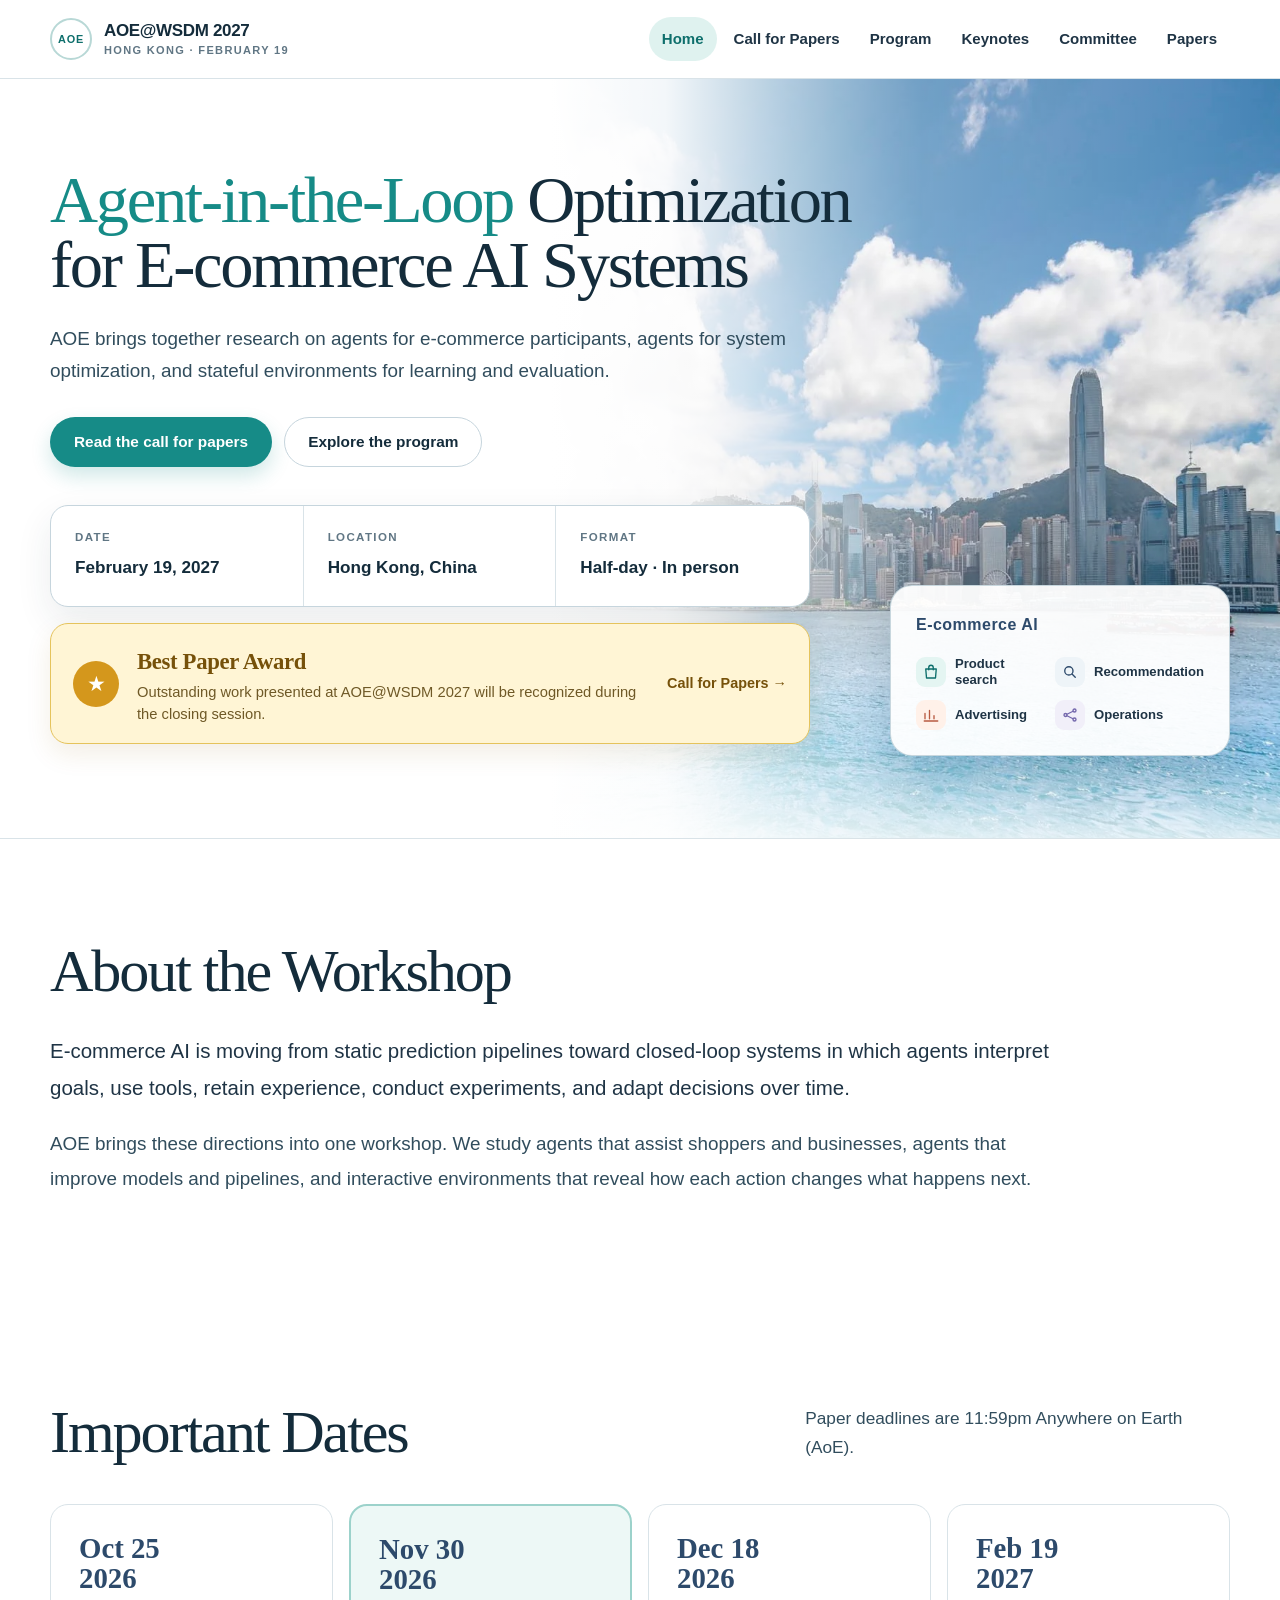
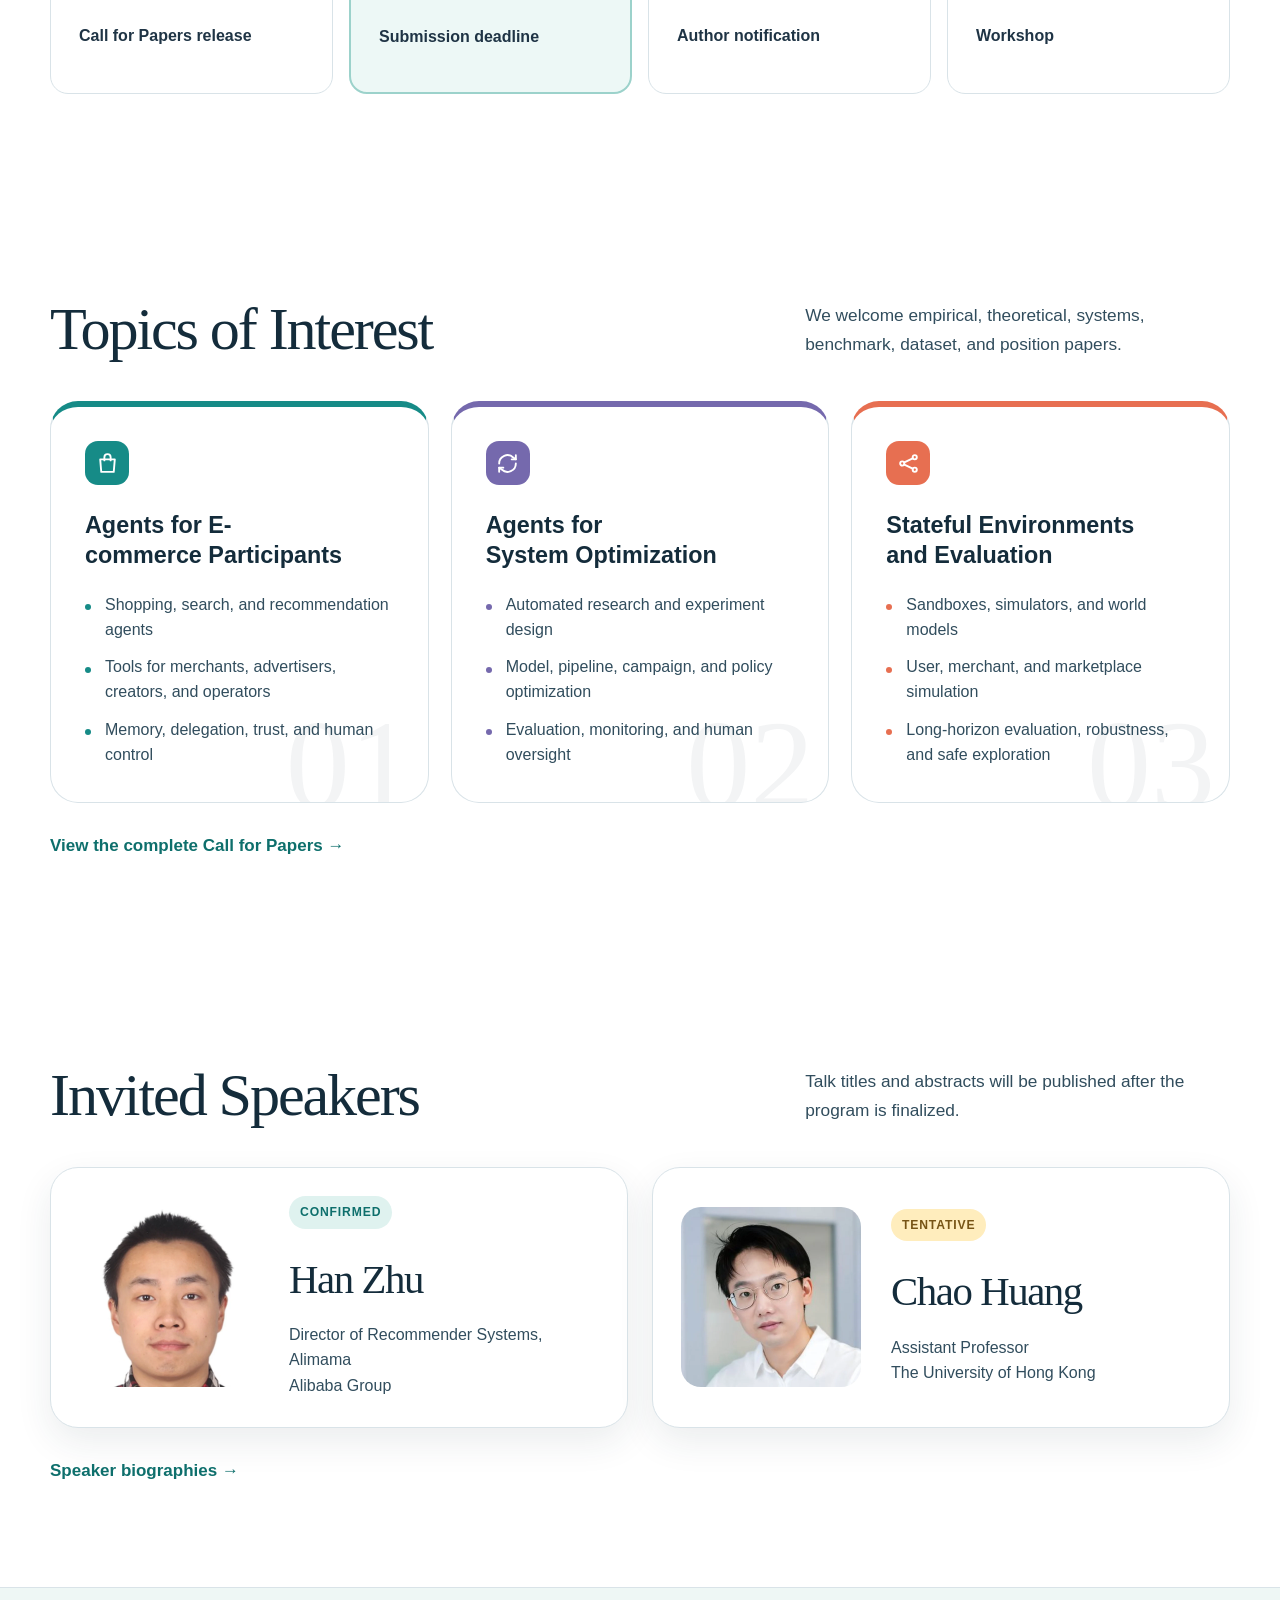
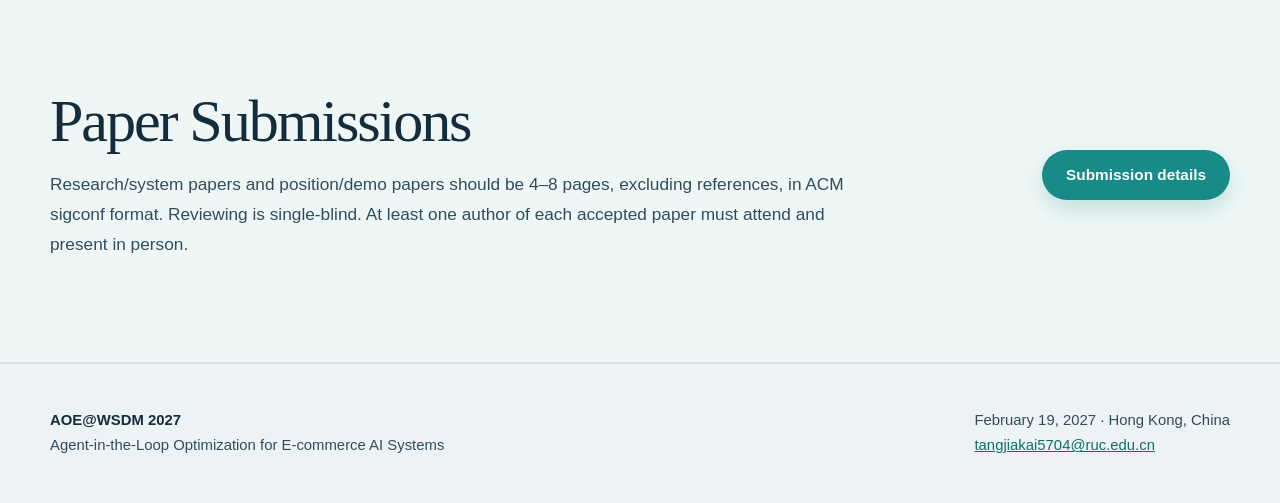
<file: index.html>
<!doctype html>
<html lang="en">
<head>
  <meta charset="utf-8">
  <meta name="viewport" content="width=device-width, initial-scale=1">
  <meta name="description" content="AOE@WSDM 2027 — Workshop on Agent-in-the-Loop Optimization for E-commerce AI Systems, February 19, 2027 in Hong Kong.">
  <title>AOE@WSDM 2027</title>
  <link rel="icon" type="image/svg+xml" href="data:image/svg+xml,%3Csvg xmlns='http://www.w3.org/2000/svg' viewBox='0 0 64 64'%3E%3Crect width='64' height='64' rx='20' fill='%23dff4eb'/%3E%3Ccircle cx='32' cy='32' r='21' fill='none' stroke='%23248675' stroke-width='3'/%3E%3Ccircle cx='32' cy='32' r='12' fill='none' stroke='%234e91bd' stroke-width='3'/%3E%3Ccircle cx='32' cy='32' r='4' fill='%23dd7d58'/%3E%3C/svg%3E">
  <link rel="stylesheet" href="assets/style.css">
</head>
<body>
  <a class="skip-link" href="#main">Skip to content</a>
  <header class="site-header">
    <div class="container header-inner">
      <a class="brand" href="index.html" aria-label="AOE at WSDM 2027 home">
        <span class="brand-mark">AOE</span>
        <span class="brand-copy">AOE@WSDM 2027<small>Hong Kong · February 19</small></span>
      </a>
      <button class="menu-toggle" type="button" aria-expanded="false" aria-controls="site-nav">Menu</button>
      <nav class="site-nav" id="site-nav" aria-label="Primary navigation">
        <a href="index.html" aria-current="page">Home</a>
        <a href="cfp.html">Call for Papers</a>
        <a href="program.html">Program</a>
        <a href="keynotes.html">Keynotes</a>
        <a href="committee.html">Committee</a>
        <a href="papers.html">Papers</a>
      </nav>
    </div>
  </header>

  <main id="main">
    <section class="hero">
      <div class="container">
        <div class="hero-grid">
          <div class="hero-copy" data-reveal>
            <h1><span class="hero-title-main"><em>Agent-in-the-Loop</em> Optimization</span><span class="hero-title-sub">for E-commerce AI Systems</span></h1>
            <p class="hero-summary">AOE brings together research on agents for e-commerce participants, agents for system optimization, and stateful environments for learning and evaluation.</p>
            <div class="hero-actions">
              <a class="button button-primary" href="cfp.html">Read the call for papers</a>
              <a class="button button-secondary" href="program.html">Explore the program</a>
            </div>
          </div>
        </div>
        <div class="hero-meta" data-reveal>
          <div class="meta-item"><span>Date</span><strong>February 19, 2027</strong></div>
          <div class="meta-item"><span>Location</span><strong>Hong Kong, China</strong></div>
          <div class="meta-item"><span>Format</span><strong>Half-day · In person</strong></div>
        </div>
        <div class="award-banner" data-reveal>
          <div class="award-symbol" aria-hidden="true">★</div>
          <div class="award-copy"><strong>Best Paper Award</strong><span>Outstanding work presented at AOE@WSDM 2027 will be recognized during the closing session.</span></div>
          <a href="cfp.html">Call for Papers →</a>
        </div>
        <aside class="commerce-panel" aria-label="E-commerce AI topics" data-reveal>
          <strong>E-commerce AI</strong>
          <div class="commerce-grid">
            <span><svg viewBox="0 0 24 24" aria-hidden="true"><path d="M5 8h14l-1 12H6L5 8Z"/><path d="M9 9V6a3 3 0 0 1 6 0v3"/></svg>Product search</span>
            <span><svg viewBox="0 0 24 24" aria-hidden="true"><circle cx="10.5" cy="10.5" r="5.5"/><path d="m15 15 4 4"/></svg>Recommendation</span>
            <span><svg viewBox="0 0 24 24" aria-hidden="true"><path d="M4 17V10M10 17V6M16 17v-4M3 20h18"/></svg>Advertising</span>
            <span><svg viewBox="0 0 24 24" aria-hidden="true"><circle cx="6" cy="12" r="2"/><circle cx="18" cy="6" r="2"/><circle cx="18" cy="18" r="2"/><path d="m8 11 8-4M8 13l8 4"/></svg>Operations</span>
          </div>
        </aside>

      </div>
    </section>

    <section class="section section-white" id="about">
      <div class="container content-section">
        <div class="section-head" data-reveal>
          <div><h2>About the Workshop</h2></div>
        </div>
        <div class="about-copy" data-reveal>
          <p>E-commerce AI is moving from static prediction pipelines toward closed-loop systems in which agents interpret goals, use tools, retain experience, conduct experiments, and adapt decisions over time.</p>
          <p>AOE brings these directions into one workshop. We study agents that assist shoppers and businesses, agents that improve models and pipelines, and interactive environments that reveal how each action changes what happens next.</p>
        </div>
      </div>
    </section>

    <section class="section" id="dates">
      <div class="container">
        <div class="section-head" data-reveal>
          <div><h2>Important Dates</h2></div>
          <p class="lead">Paper deadlines are 11:59pm Anywhere on Earth (AoE).</p>
        </div>
        <div class="date-grid" data-reveal>
          <div class="date-item"><time datetime="2026-10-25">Oct 25<br>2026</time><span>Call for Papers release</span></div>
          <div class="date-item is-key"><time datetime="2026-11-30">Nov 30<br>2026</time><span>Submission deadline</span></div>
          <div class="date-item"><time datetime="2026-12-18">Dec 18<br>2026</time><span>Author notification</span></div>
          <div class="date-item"><time datetime="2027-02-19">Feb 19<br>2027</time><span>Workshop</span></div>
        </div>
      </div>
    </section>

    <section class="section section-white" id="topics">
      <div class="container">
        <div class="section-head" data-reveal>
          <div><h2>Topics of Interest</h2></div>
          <p class="lead">We welcome empirical, theoretical, systems, benchmark, dataset, and position papers.</p>
        </div>
        <div class="loop-grid" data-reveal>
          <article class="loop-card" data-number="01"><div class="loop-icon" aria-hidden="true"><svg viewBox="0 0 24 24"><path d="M5 8h14l-1 12H6L5 8Z"/><path d="M9 9V6a3 3 0 0 1 6 0v3"/></svg></div><h3>Agents for E-commerce Participants</h3><ul><li>Shopping, search, and recommendation agents</li><li>Tools for merchants, advertisers, creators, and operators</li><li>Memory, delegation, trust, and human control</li></ul></article>
          <article class="loop-card" data-number="02"><div class="loop-icon" aria-hidden="true"><svg viewBox="0 0 24 24"><path d="M4 12a8 8 0 0 1 13.5-5.8L20 8"/><path d="M20 4v4h-4"/><path d="M20 12a8 8 0 0 1-13.5 5.8L4 16"/><path d="M4 20v-4h4"/></svg></div><h3>Agents for System Optimization</h3><ul><li>Automated research and experiment design</li><li>Model, pipeline, campaign, and policy optimization</li><li>Evaluation, monitoring, and human oversight</li></ul></article>
          <article class="loop-card" data-number="03"><div class="loop-icon" aria-hidden="true"><svg viewBox="0 0 24 24"><circle cx="6" cy="12" r="2"/><circle cx="18" cy="6" r="2"/><circle cx="18" cy="18" r="2"/><path d="m8 11 8-4M8 13l8 4"/></svg></div><h3>Stateful Environments and Evaluation</h3><ul><li>Sandboxes, simulators, and world models</li><li>User, merchant, and marketplace simulation</li><li>Long-horizon evaluation, robustness, and safe exploration</li></ul></article>
        </div>
        <p class="section-link" data-reveal><a href="cfp.html">View the complete Call for Papers →</a></p>
      </div>
    </section>

    <section class="section" id="speakers">
      <div class="container">
        <div class="section-head" data-reveal>
          <div><h2>Invited Speakers</h2></div>
          <p class="lead">Talk titles and abstracts will be published after the program is finalized.</p>
        </div>
        <div class="home-speakers" data-reveal>
          <article><img src="assets/han-zhu.webp" alt="Han Zhu" width="720" height="720"><div><span class="tag">Confirmed</span><h3>Han Zhu</h3><p>Director of Recommender Systems, Alimama<br>Alibaba Group</p></div></article>
          <article><img src="assets/chao-huang.webp" alt="Chao Huang" width="720" height="720"><div><span class="tag tentative">Tentative</span><h3>Chao Huang</h3><p>Assistant Professor<br>The University of Hong Kong</p></div></article>
        </div>
        <p class="section-link" data-reveal><a href="keynotes.html">Speaker biographies →</a></p>
      </div>
    </section>

    <section class="section section-mint" id="submission">
      <div class="container submission-summary" data-reveal>
        <div><h2>Paper Submissions</h2><p>Research/system papers and position/demo papers should be 4–8 pages, excluding references, in ACM sigconf format. Reviewing is single-blind. At least one author of each accepted paper must attend and present in person.</p></div>
        <a class="button button-primary" href="cfp.html">Submission details</a>
      </div>
    </section>
  </main>

  <footer class="site-footer"><div class="container footer-inner"><p><strong>AOE@WSDM 2027</strong><br>Agent-in-the-Loop Optimization for E-commerce AI Systems</p><p>February 19, 2027 · Hong Kong, China<br><a href="mailto:tangjiakai5704@ruc.edu.cn">tangjiakai5704@ruc.edu.cn</a></p></div></footer>
  <script src="assets/site.js"></script>
</body>
</html>
</file>
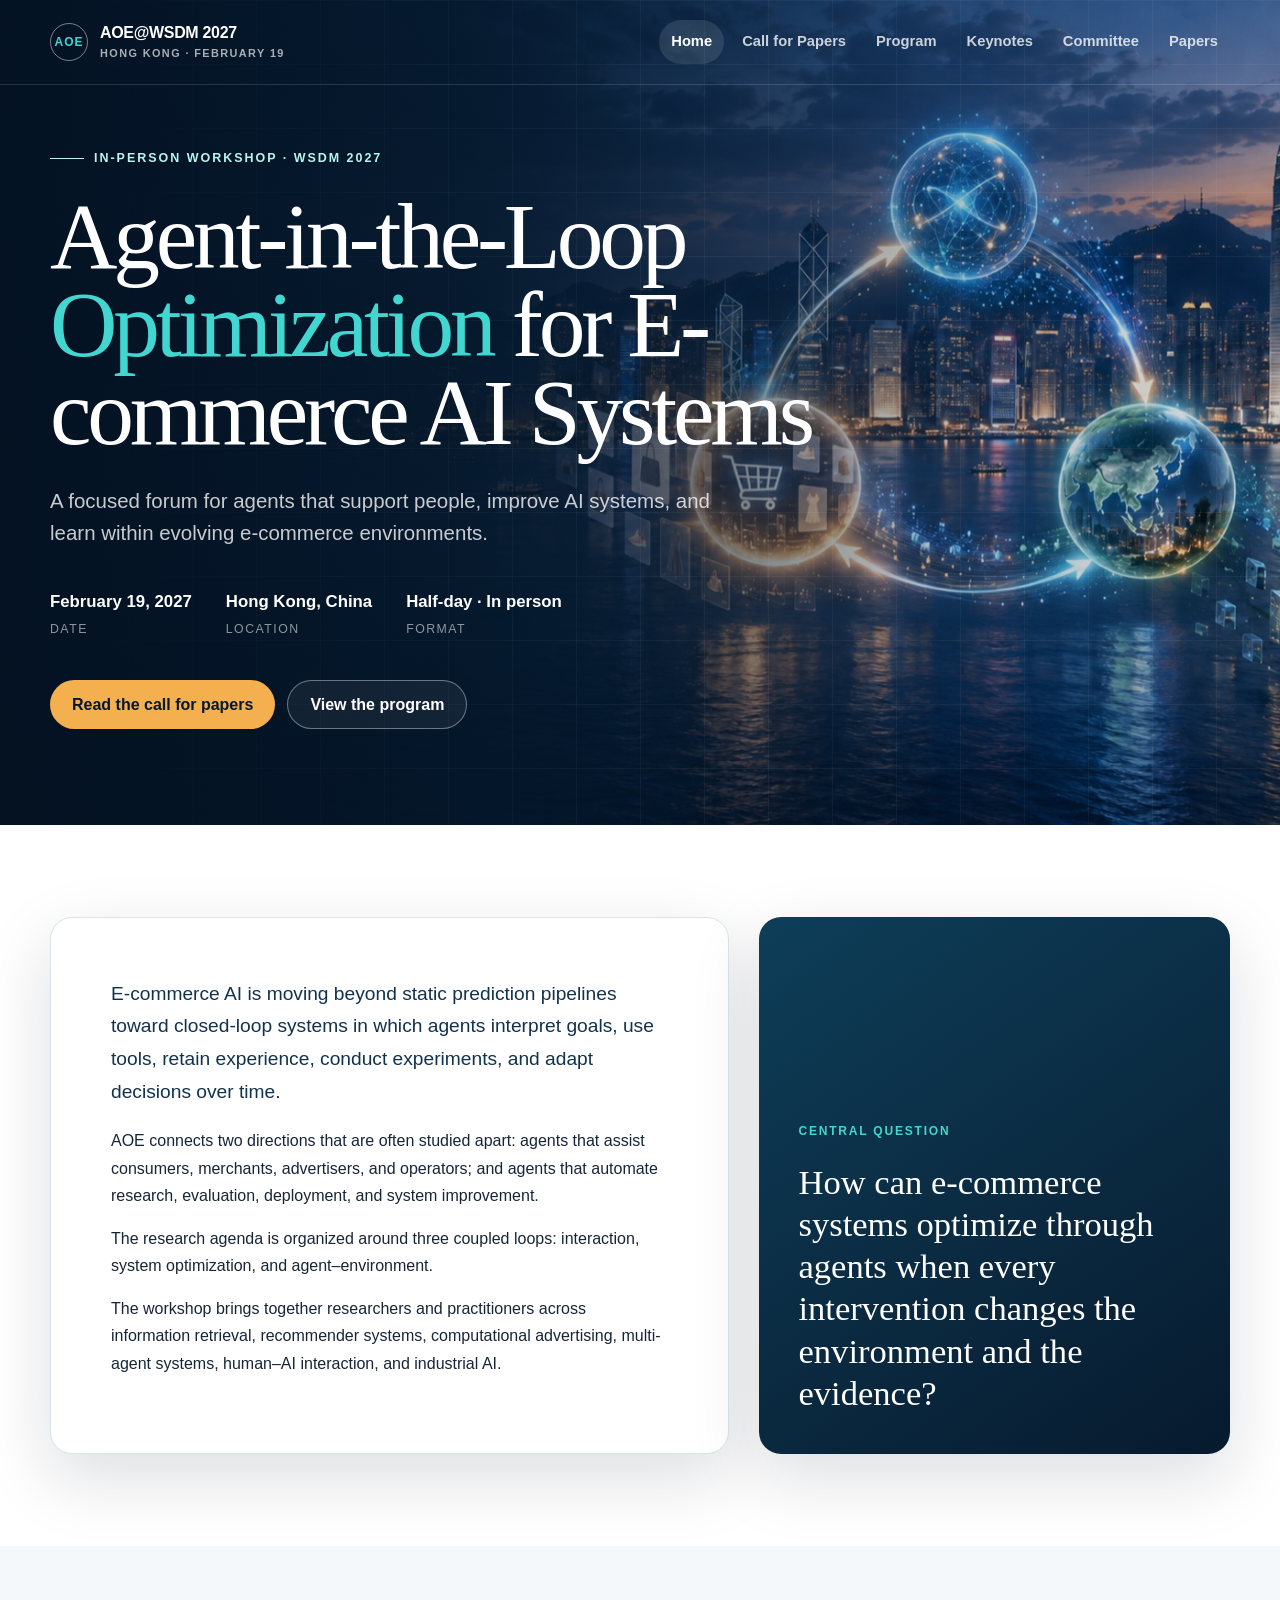
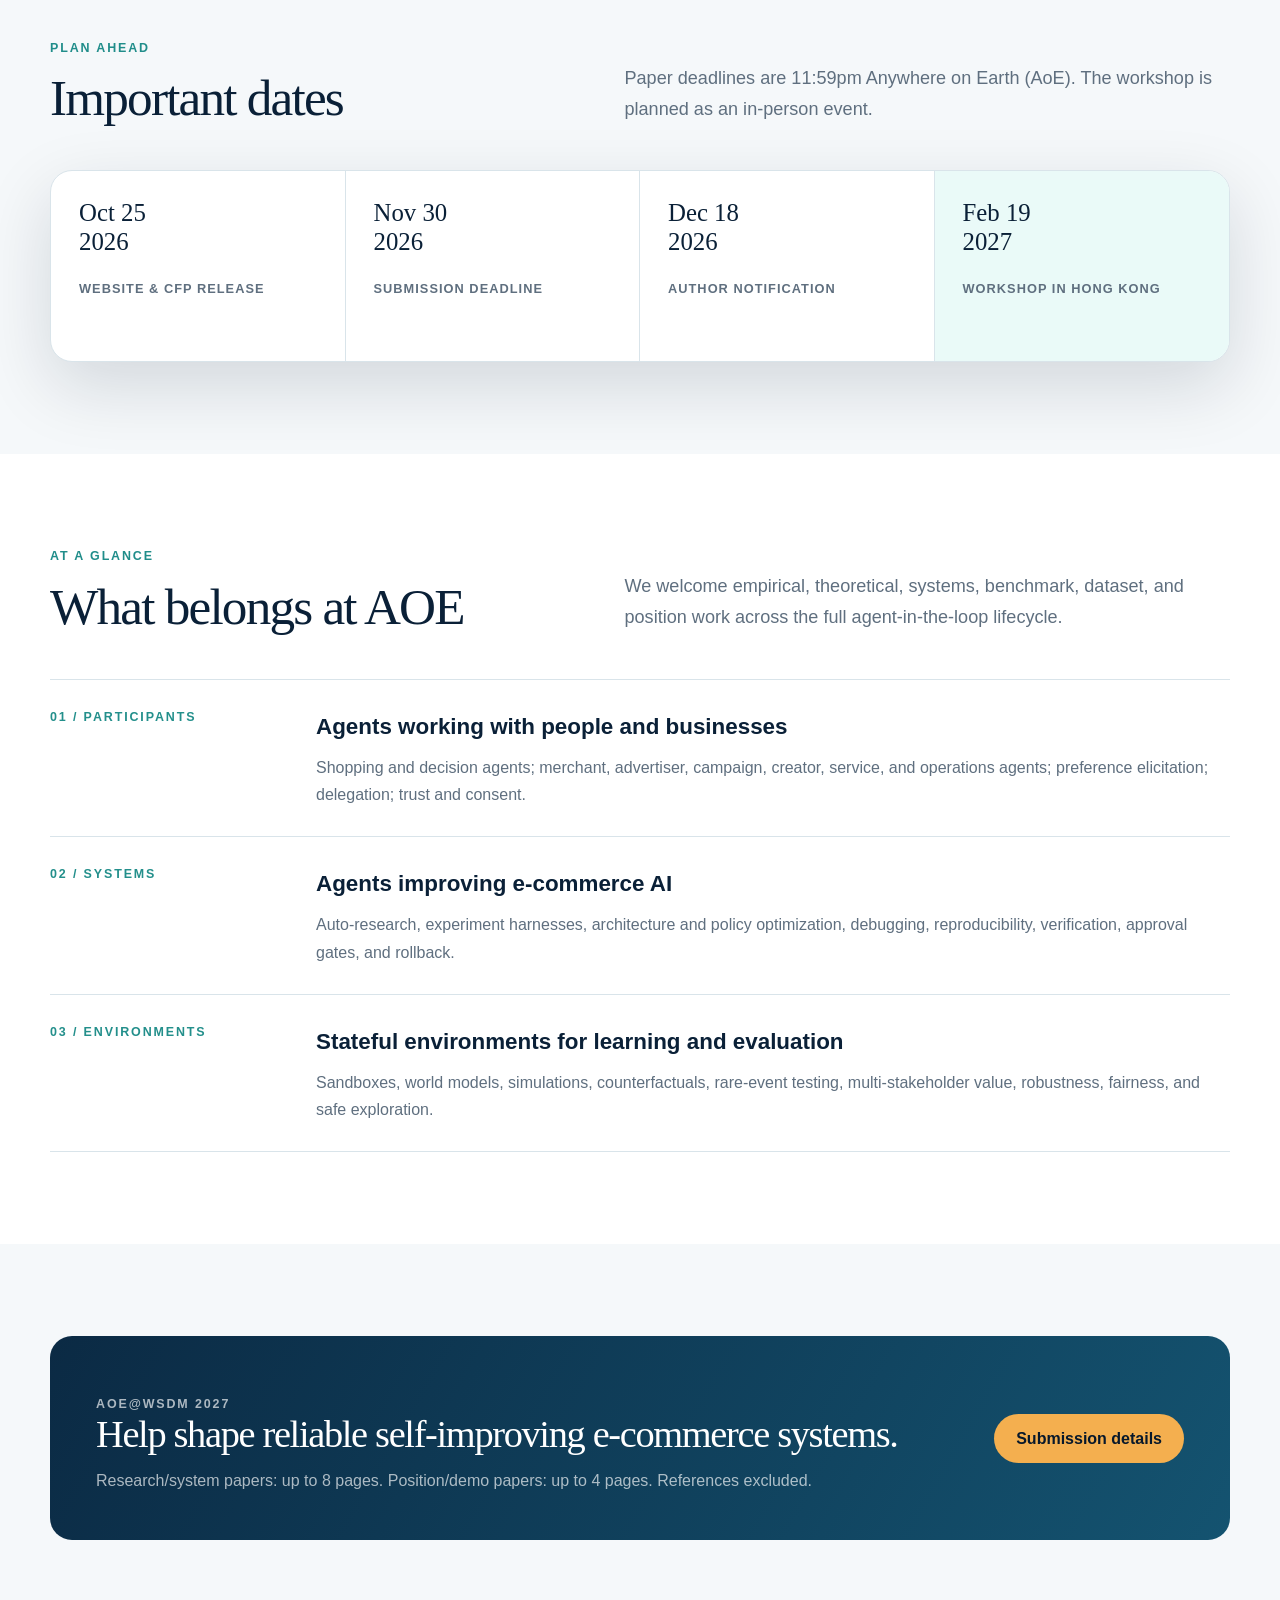
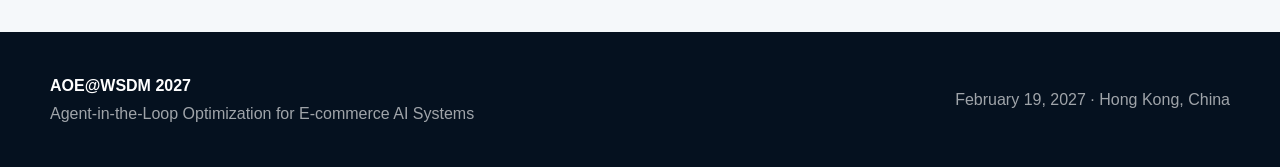
<file: AOE_WSDM_2027_GitHub_repo/index.html>
<!doctype html>
<html lang="en">
<head>
  <meta charset="utf-8">
  <meta name="viewport" content="width=device-width, initial-scale=1">
  <meta name="description" content="AOE@WSDM 2027 — Workshop on Agent-in-the-Loop Optimization for E-commerce AI Systems, February 19, 2027 in Hong Kong.">
  <title>AOE@WSDM 2027</title>
  <link rel="icon" type="image/svg+xml" href="data:image/svg+xml,%3Csvg xmlns='http://www.w3.org/2000/svg' viewBox='0 0 64 64'%3E%3Crect width='64' height='64' rx='16' fill='%2307182b'/%3E%3Ccircle cx='32' cy='32' r='20' fill='none' stroke='%2342d6d0' stroke-width='4'/%3E%3Ccircle cx='32' cy='12' r='5' fill='%23f4af4f'/%3E%3Cpath d='M19 39h26' stroke='white' stroke-width='4' stroke-linecap='round'/%3E%3C/svg%3E">
  <link rel="stylesheet" href="assets/style.css">
</head>
<body>
  <a class="skip-link" href="#main">Skip to content</a>
  <header class="site-header">
    <div class="container header-inner">
      <a class="brand" href="index.html" aria-label="AOE at WSDM 2027 home">
        <span class="brand-mark">AOE</span>
        <span class="brand-copy">AOE@WSDM 2027<small>Hong Kong · February 19</small></span>
      </a>
      <button class="menu-toggle" type="button" aria-expanded="false" aria-controls="site-nav">Menu</button>
      <nav class="site-nav" id="site-nav" aria-label="Primary navigation">
        <a href="index.html" aria-current="page">Home</a>
        <a href="cfp.html">Call for Papers</a>
        <a href="program.html">Program</a>
        <a href="keynotes.html">Keynotes</a>
        <a href="committee.html">Committee</a>
        <a href="papers.html">Papers</a>
      </nav>
    </div>
  </header>

  <main id="main">
    <section class="hero">
      <div class="loop-visual" aria-hidden="true">
        <div class="loop-ring"></div><div class="loop-ring"></div><div class="loop-core">AOE</div>
      </div>
      <div class="container hero-inner">
        <p class="eyebrow">In-person workshop · WSDM 2027</p>
        <h1>Agent-in-the-Loop <em>Optimization</em> for E-commerce AI Systems</h1>
        <p class="hero-summary">A focused forum for agents that support people, improve AI systems, and learn within evolving e-commerce environments.</p>
        <div class="hero-meta">
          <div class="meta-item"><strong>February 19, 2027</strong><span>Date</span></div>
          <div class="meta-item"><strong>Hong Kong, China</strong><span>Location</span></div>
          <div class="meta-item"><strong>Half-day · In person</strong><span>Format</span></div>
        </div>
        <div class="hero-actions">
          <a class="button button-primary" href="cfp.html">Read the call for papers</a>
          <a class="button button-secondary" href="program.html">View the program</a>
        </div>
      </div>
    </section>

    <section class="section section-white">
      <div class="container intro-grid">
        <div class="intro-copy" data-reveal>
          <p>E-commerce AI is moving beyond static prediction pipelines toward closed-loop systems in which agents interpret goals, use tools, retain experience, conduct experiments, and adapt decisions over time.</p>
          <p>AOE connects two directions that are often studied apart: agents that assist consumers, merchants, advertisers, and operators; and agents that automate research, evaluation, deployment, and system improvement.</p>
          <p>The research agenda is organized around three coupled loops: interaction, system optimization, and agent–environment.</p>
          <p>The workshop brings together researchers and practitioners across information retrieval, recommender systems, computational advertising, multi-agent systems, human–AI interaction, and industrial AI.</p>
        </div>
        <aside class="question-card" data-reveal>
          <span>Central question</span>
          <blockquote>How can e-commerce systems optimize through agents when every intervention changes the environment and the evidence?</blockquote>
        </aside>
      </div>
    </section>

    <section class="section">
      <div class="container">
        <div class="section-head" data-reveal>
          <div><p class="kicker">Plan ahead</p><h2>Important dates</h2></div>
          <p class="lead">Paper deadlines are 11:59pm Anywhere on Earth (AoE). The workshop is planned as an in-person event.</p>
        </div>
        <div class="date-grid" data-reveal>
          <div class="date-item"><time datetime="2026-10-25">Oct 25<br>2026</time><span>Website & CFP release</span></div>
          <div class="date-item"><time datetime="2026-11-30">Nov 30<br>2026</time><span>Submission deadline</span></div>
          <div class="date-item"><time datetime="2026-12-18">Dec 18<br>2026</time><span>Author notification</span></div>
          <div class="date-item"><time datetime="2027-02-19">Feb 19<br>2027</time><span>Workshop in Hong Kong</span></div>
        </div>
      </div>
    </section>

    <section class="section section-white">
      <div class="container">
        <div class="section-head" data-reveal>
          <div><p class="kicker">At a glance</p><h2>What belongs at AOE</h2></div>
          <p class="lead">We welcome empirical, theoretical, systems, benchmark, dataset, and position work across the full agent-in-the-loop lifecycle.</p>
        </div>
        <div data-reveal>
          <article class="topic-row"><span class="topic-number">01 / PARTICIPANTS</span><div><h3>Agents working with people and businesses</h3><p>Shopping and decision agents; merchant, advertiser, campaign, creator, service, and operations agents; preference elicitation; delegation; trust and consent.</p></div></article>
          <article class="topic-row"><span class="topic-number">02 / SYSTEMS</span><div><h3>Agents improving e-commerce AI</h3><p>Auto-research, experiment harnesses, architecture and policy optimization, debugging, reproducibility, verification, approval gates, and rollback.</p></div></article>
          <article class="topic-row"><span class="topic-number">03 / ENVIRONMENTS</span><div><h3>Stateful environments for learning and evaluation</h3><p>Sandboxes, world models, simulations, counterfactuals, rare-event testing, multi-stakeholder value, robustness, fairness, and safe exploration.</p></div></article>
        </div>
      </div>
    </section>

    <section class="section">
      <div class="container cta" data-reveal>
        <div><p class="kicker">AOE@WSDM 2027</p><h2>Help shape reliable self-improving e-commerce systems.</h2><p>Research/system papers: up to 8 pages. Position/demo papers: up to 4 pages. References excluded.</p></div>
        <a class="button button-primary" href="cfp.html">Submission details</a>
      </div>
    </section>
  </main>

  <footer class="site-footer"><div class="container footer-inner"><p><strong>AOE@WSDM 2027</strong><br>Agent-in-the-Loop Optimization for E-commerce AI Systems</p><p>February 19, 2027 · Hong Kong, China</p></div></footer>
  <script src="assets/site.js"></script>
</body>
</html>
</file>
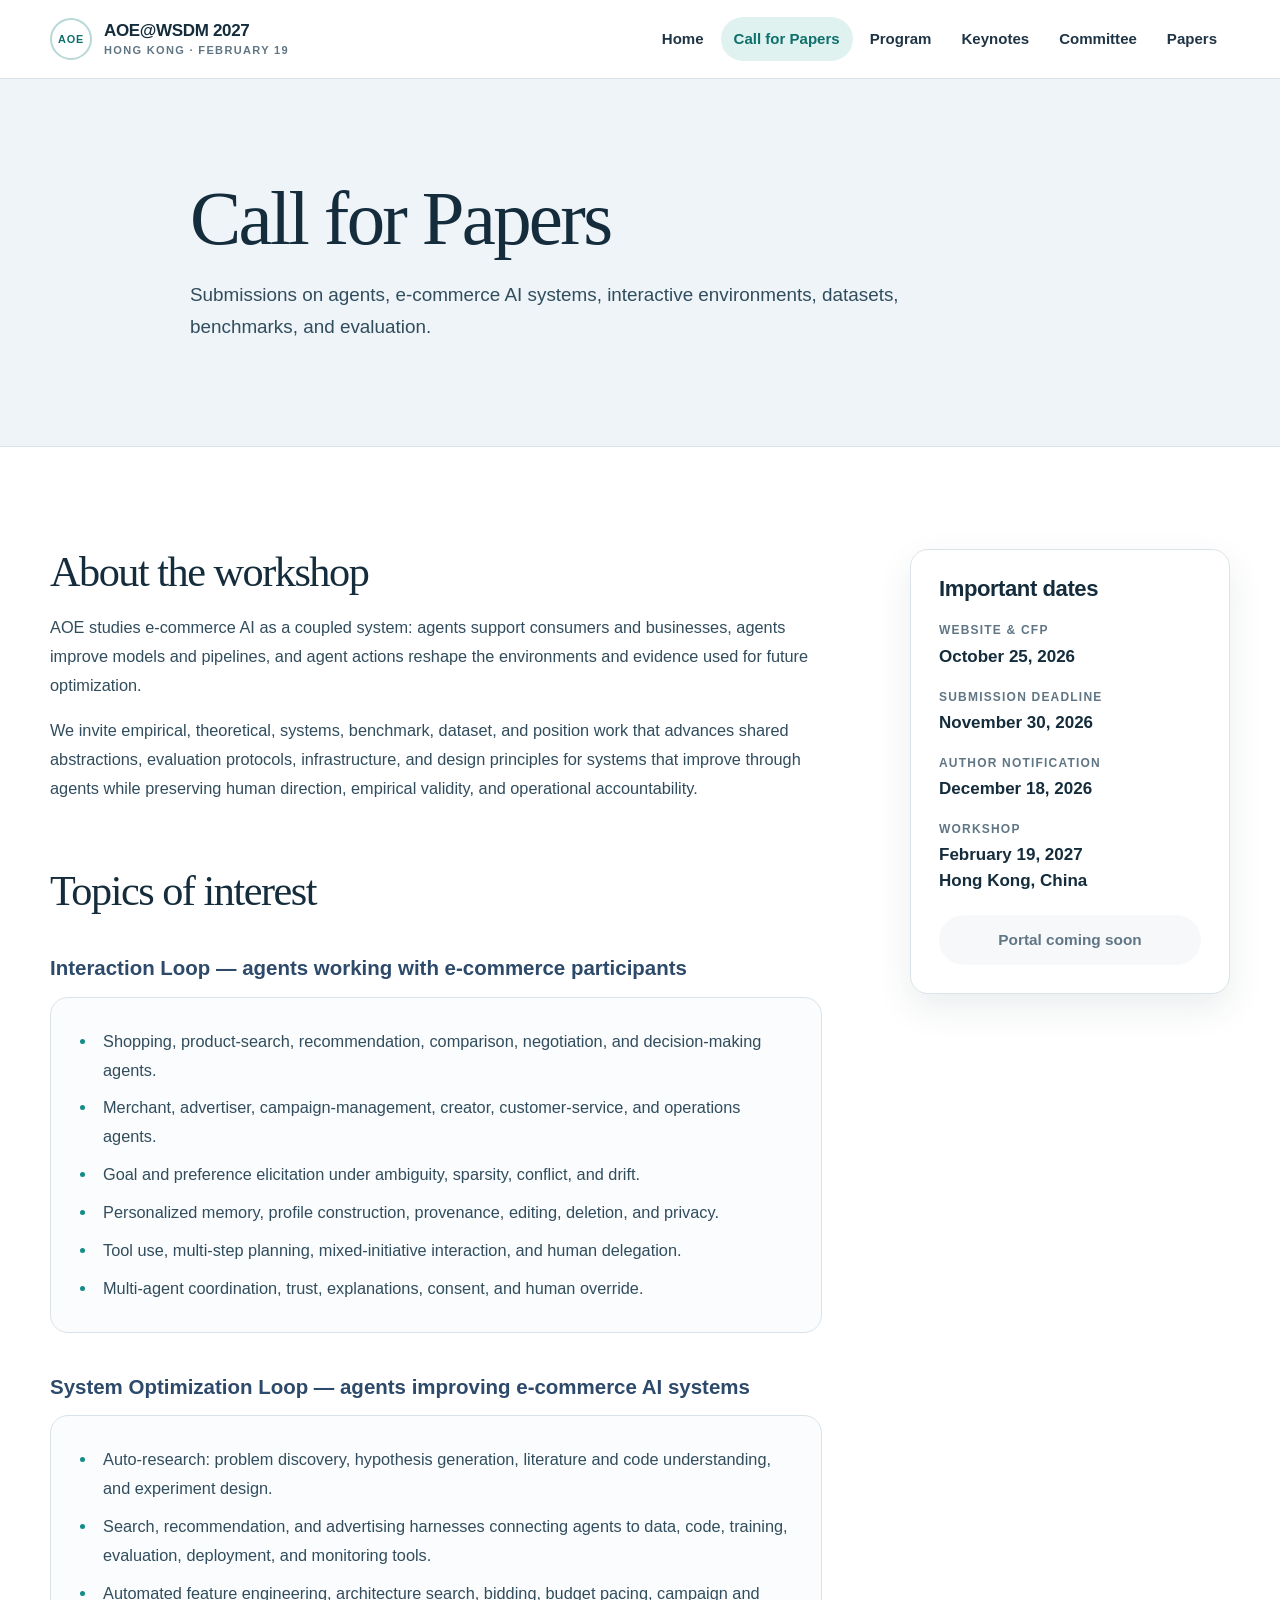
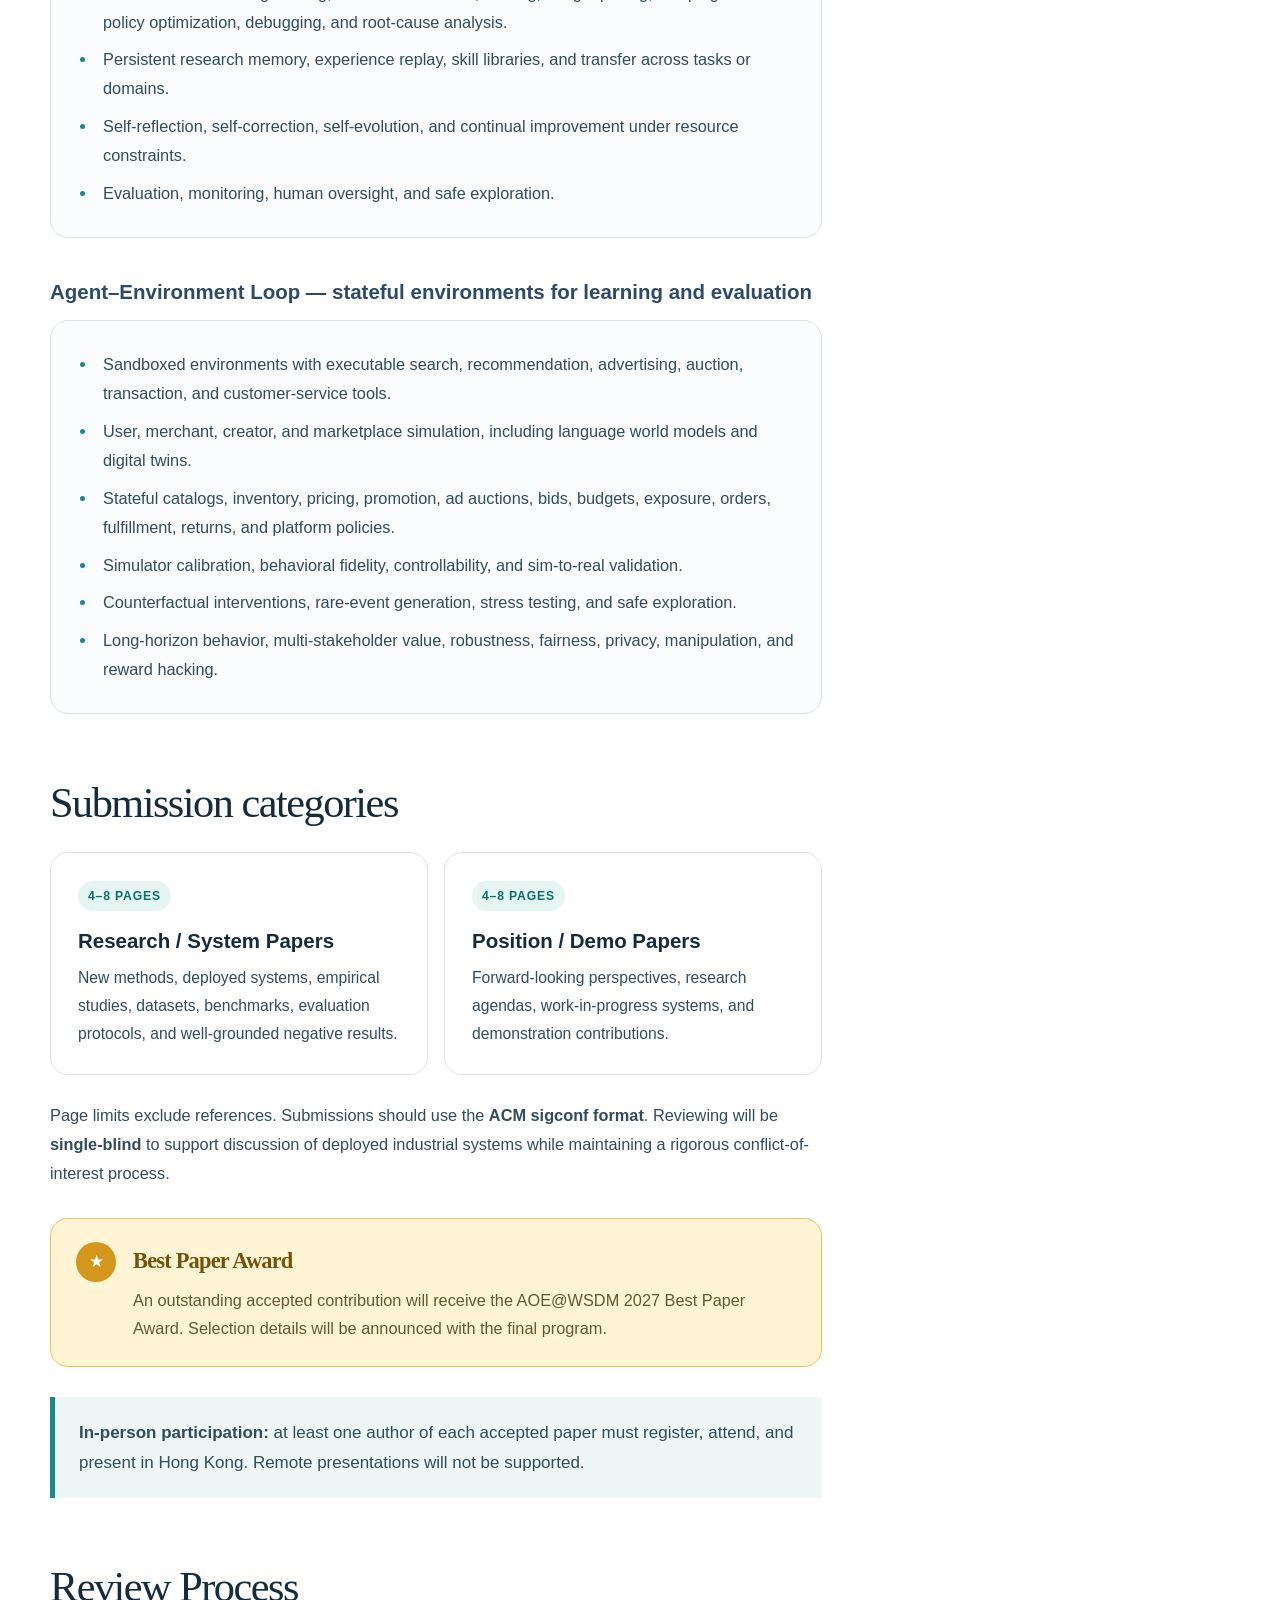
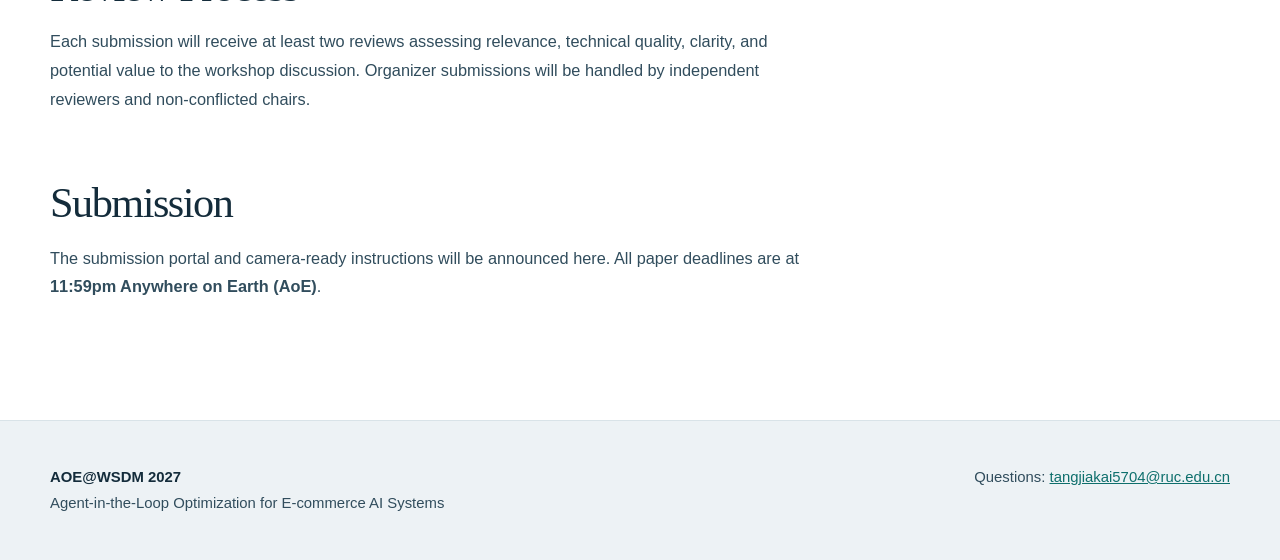
<file: cfp.html>
<!doctype html>
<html lang="en">
<head>
  <meta charset="utf-8">
  <meta name="viewport" content="width=device-width, initial-scale=1">
  <meta name="description" content="Call for papers for AOE@WSDM 2027, the Workshop on Agent-in-the-Loop Optimization for E-commerce AI Systems.">
  <title>Call for Papers · AOE@WSDM 2027</title>
  <link rel="icon" type="image/svg+xml" href="data:image/svg+xml,%3Csvg xmlns='http://www.w3.org/2000/svg' viewBox='0 0 64 64'%3E%3Crect width='64' height='64' rx='20' fill='%23dff4eb'/%3E%3Ccircle cx='32' cy='32' r='21' fill='none' stroke='%23248675' stroke-width='3'/%3E%3Ccircle cx='32' cy='32' r='12' fill='none' stroke='%234e91bd' stroke-width='3'/%3E%3Ccircle cx='32' cy='32' r='4' fill='%23dd7d58'/%3E%3C/svg%3E">
  <link rel="stylesheet" href="assets/style.css">
</head>
<body>
  <a class="skip-link" href="#main">Skip to content</a>
  <header class="site-header"><div class="container header-inner">
    <a class="brand" href="index.html"><span class="brand-mark">AOE</span><span class="brand-copy">AOE@WSDM 2027<small>Hong Kong · February 19</small></span></a>
    <button class="menu-toggle" type="button" aria-expanded="false" aria-controls="site-nav">Menu</button>
    <nav class="site-nav" id="site-nav" aria-label="Primary navigation"><a href="index.html">Home</a><a href="cfp.html" aria-current="page">Call for Papers</a><a href="program.html">Program</a><a href="keynotes.html">Keynotes</a><a href="committee.html">Committee</a><a href="papers.html">Papers</a></nav>
  </div></header>

  <main id="main">
    <section class="page-hero"><div class="container page-hero-inner"><h1>Call for Papers</h1><p>Submissions on agents, e-commerce AI systems, interactive environments, datasets, benchmarks, and evaluation.</p></div></section>

    <section class="section"><div class="container page-grid">
      <article class="prose">
        <h2>About the workshop</h2>
        <p>AOE studies e-commerce AI as a coupled system: agents support consumers and businesses, agents improve models and pipelines, and agent actions reshape the environments and evidence used for future optimization.</p>
        <p>We invite empirical, theoretical, systems, benchmark, dataset, and position work that advances shared abstractions, evaluation protocols, infrastructure, and design principles for systems that improve through agents while preserving human direction, empirical validity, and operational accountability.</p>

        <h2>Topics of interest</h2>
        <h3>Interaction Loop — agents working with e-commerce participants</h3>
        <ul>
          <li>Shopping, product-search, recommendation, comparison, negotiation, and decision-making agents.</li>
          <li>Merchant, advertiser, campaign-management, creator, customer-service, and operations agents.</li>
          <li>Goal and preference elicitation under ambiguity, sparsity, conflict, and drift.</li>
          <li>Personalized memory, profile construction, provenance, editing, deletion, and privacy.</li>
          <li>Tool use, multi-step planning, mixed-initiative interaction, and human delegation.</li>
          <li>Multi-agent coordination, trust, explanations, consent, and human override.</li>
        </ul>

        <h3>System Optimization Loop — agents improving e-commerce AI systems</h3>
        <ul>
          <li>Auto-research: problem discovery, hypothesis generation, literature and code understanding, and experiment design.</li>
          <li>Search, recommendation, and advertising harnesses connecting agents to data, code, training, evaluation, deployment, and monitoring tools.</li>
          <li>Automated feature engineering, architecture search, bidding, budget pacing, campaign and policy optimization, debugging, and root-cause analysis.</li>
          <li>Persistent research memory, experience replay, skill libraries, and transfer across tasks or domains.</li>
          <li>Self-reflection, self-correction, self-evolution, and continual improvement under resource constraints.</li>
          <li>Evaluation, monitoring, human oversight, and safe exploration.</li>
        </ul>

        <h3>Agent–Environment Loop — stateful environments for learning and evaluation</h3>
        <ul>
          <li>Sandboxed environments with executable search, recommendation, advertising, auction, transaction, and customer-service tools.</li>
          <li>User, merchant, creator, and marketplace simulation, including language world models and digital twins.</li>
          <li>Stateful catalogs, inventory, pricing, promotion, ad auctions, bids, budgets, exposure, orders, fulfillment, returns, and platform policies.</li>
          <li>Simulator calibration, behavioral fidelity, controllability, and sim-to-real validation.</li>
          <li>Counterfactual interventions, rare-event generation, stress testing, and safe exploration.</li>
          <li>Long-horizon behavior, multi-stakeholder value, robustness, fairness, privacy, manipulation, and reward hacking.</li>
        </ul>

        <h2>Submission categories</h2>
        <div class="format-grid">
          <div class="format-card"><span>4–8 pages</span><h3>Research / System Papers</h3><p>New methods, deployed systems, empirical studies, datasets, benchmarks, evaluation protocols, and well-grounded negative results.</p></div>
          <div class="format-card"><span>4–8 pages</span><h3>Position / Demo Papers</h3><p>Forward-looking perspectives, research agendas, work-in-progress systems, and demonstration contributions.</p></div>
        </div>
        <p>Page limits exclude references. Submissions should use the <strong>ACM sigconf format</strong>. Reviewing will be <strong>single-blind</strong> to support discussion of deployed industrial systems while maintaining a rigorous conflict-of-interest process.</p>
        <div class="award-note"><span aria-hidden="true">★</span><div><strong>Best Paper Award</strong><p>An outstanding accepted contribution will receive the AOE@WSDM 2027 Best Paper Award. Selection details will be announced with the final program.</p></div></div>
        <div class="notice"><strong>In-person participation:</strong> at least one author of each accepted paper must register, attend, and present in Hong Kong. Remote presentations will not be supported.</div>

        <h2>Review Process</h2>
        <p>Each submission will receive at least two reviews assessing relevance, technical quality, clarity, and potential value to the workshop discussion. Organizer submissions will be handled by independent reviewers and non-conflicted chairs.</p>

        <h2>Submission</h2>
        <p>The submission portal and camera-ready instructions will be announced here. All paper deadlines are at <strong>11:59pm Anywhere on Earth (AoE)</strong>.</p>
      </article>
      <aside class="side-card" aria-label="Important dates">
        <h2>Important dates</h2><dl>
          <dt>Website &amp; CFP</dt><dd>October 25, 2026</dd>
          <dt>Submission deadline</dt><dd>November 30, 2026</dd>
          <dt>Author notification</dt><dd>December 18, 2026</dd>
          <dt>Workshop</dt><dd>February 19, 2027<br>Hong Kong, China</dd>
        </dl>
        <span class="button button-muted" aria-disabled="true">Portal coming soon</span>
      </aside>
    </div></section>
  </main>

  <footer class="site-footer"><div class="container footer-inner"><p><strong>AOE@WSDM 2027</strong><br>Agent-in-the-Loop Optimization for E-commerce AI Systems</p><p>Questions: <a href="mailto:tangjiakai5704@ruc.edu.cn">tangjiakai5704@ruc.edu.cn</a></p></div></footer>
  <script src="assets/site.js"></script>
</body>
</html>
</file>
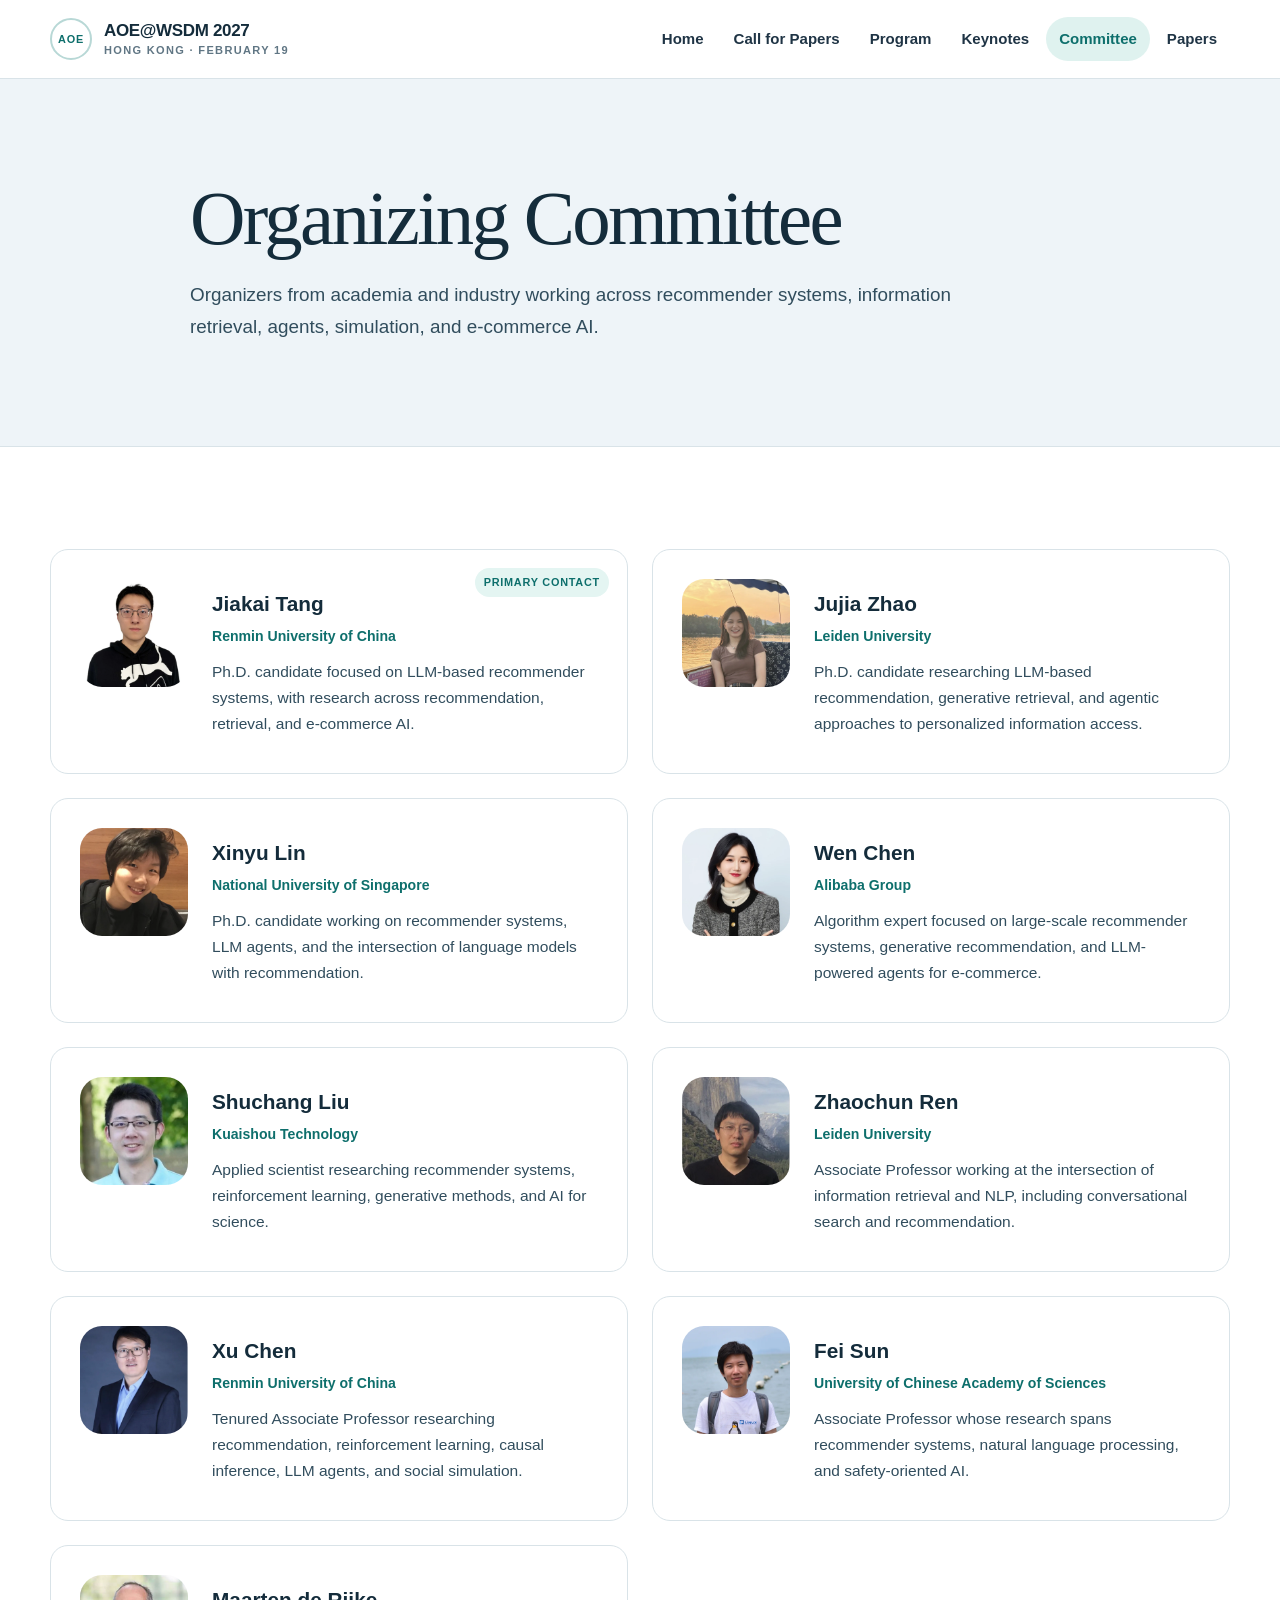
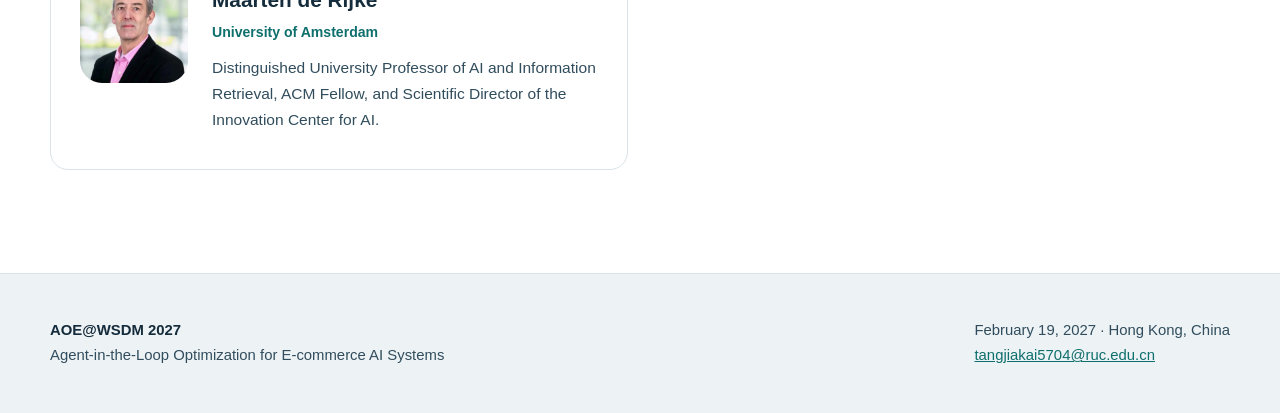
<file: committee.html>
<!doctype html>
<html lang="en">
<head>
  <meta charset="utf-8">
  <meta name="viewport" content="width=device-width, initial-scale=1">
  <meta name="description" content="Organizing committee for AOE@WSDM 2027.">
  <title>Committee · AOE@WSDM 2027</title>
  <link rel="icon" type="image/svg+xml" href="data:image/svg+xml,%3Csvg xmlns='http://www.w3.org/2000/svg' viewBox='0 0 64 64'%3E%3Crect width='64' height='64' rx='20' fill='%23dff4eb'/%3E%3Ccircle cx='32' cy='32' r='21' fill='none' stroke='%23248675' stroke-width='3'/%3E%3Ccircle cx='32' cy='32' r='12' fill='none' stroke='%234e91bd' stroke-width='3'/%3E%3Ccircle cx='32' cy='32' r='4' fill='%23dd7d58'/%3E%3C/svg%3E">
  <link rel="stylesheet" href="assets/style.css">
</head>
<body>
  <a class="skip-link" href="#main">Skip to content</a>
  <header class="site-header"><div class="container header-inner"><a class="brand" href="index.html"><span class="brand-mark">AOE</span><span class="brand-copy">AOE@WSDM 2027<small>Hong Kong · February 19</small></span></a><button class="menu-toggle" type="button" aria-expanded="false" aria-controls="site-nav">Menu</button><nav class="site-nav" id="site-nav" aria-label="Primary navigation"><a href="index.html">Home</a><a href="cfp.html">Call for Papers</a><a href="program.html">Program</a><a href="keynotes.html">Keynotes</a><a href="committee.html" aria-current="page">Committee</a><a href="papers.html">Papers</a></nav></div></header>

  <main id="main">
    <section class="page-hero"><div class="container page-hero-inner"><h1>Organizing Committee</h1><p>Organizers from academia and industry working across recommender systems, information retrieval, agents, simulation, and e-commerce AI.</p></div></section>

    <section class="section section-white"><div class="container">
      <div class="person-grid">
        <article class="person-card" data-reveal><span class="person-badge">Primary contact</span><div class="person-avatar"><img src="assets/jiakai-tang.webp" alt="Jiakai Tang" width="640" height="640"></div><h3>Jiakai Tang</h3><p class="person-role">Renmin University of China</p><p>Ph.D. candidate focused on LLM-based recommender systems, with research across recommendation, retrieval, and e-commerce AI.</p></article>
        <article class="person-card" data-reveal><div class="person-avatar"><img src="assets/jujia-zhao.webp" alt="Jujia Zhao" width="640" height="640"></div><h3>Jujia Zhao</h3><p class="person-role">Leiden University</p><p>Ph.D. candidate researching LLM-based recommendation, generative retrieval, and agentic approaches to personalized information access.</p></article>
        <article class="person-card" data-reveal><div class="person-avatar"><img src="assets/xinyu-lin.webp" alt="Xinyu Lin" width="640" height="640"></div><h3>Xinyu Lin</h3><p class="person-role">National University of Singapore</p><p>Ph.D. candidate working on recommender systems, LLM agents, and the intersection of language models with recommendation.</p></article>
        <article class="person-card" data-reveal><div class="person-avatar"><img src="assets/wen-chen.webp" alt="Wen Chen" width="640" height="640"></div><h3>Wen Chen</h3><p class="person-role">Alibaba Group</p><p>Algorithm expert focused on large-scale recommender systems, generative recommendation, and LLM-powered agents for e-commerce.</p></article>
        <article class="person-card" data-reveal><div class="person-avatar"><img src="assets/shuchang-liu.webp" alt="Shuchang Liu" width="640" height="640"></div><h3>Shuchang Liu</h3><p class="person-role">Kuaishou Technology</p><p>Applied scientist researching recommender systems, reinforcement learning, generative methods, and AI for science.</p></article>
        <article class="person-card" data-reveal><div class="person-avatar"><img src="assets/zhaochun-ren.webp" alt="Zhaochun Ren" width="640" height="640"></div><h3>Zhaochun Ren</h3><p class="person-role">Leiden University</p><p>Associate Professor working at the intersection of information retrieval and NLP, including conversational search and recommendation.</p></article>
        <article class="person-card" data-reveal><div class="person-avatar"><img src="assets/xu-chen.webp" alt="Xu Chen" width="640" height="640"></div><h3>Xu Chen</h3><p class="person-role">Renmin University of China</p><p>Tenured Associate Professor researching recommendation, reinforcement learning, causal inference, LLM agents, and social simulation.</p></article>
        <article class="person-card" data-reveal><div class="person-avatar"><img src="assets/fei-sun.webp" alt="Fei Sun" width="640" height="640"></div><h3>Fei Sun</h3><p class="person-role">University of Chinese Academy of Sciences</p><p>Associate Professor whose research spans recommender systems, natural language processing, and safety-oriented AI.</p></article>
        <article class="person-card" data-reveal><div class="person-avatar"><img src="assets/maarten-de-rijke.webp" alt="Maarten de Rijke" width="640" height="640"></div><h3>Maarten de Rijke</h3><p class="person-role">University of Amsterdam</p><p>Distinguished University Professor of AI and Information Retrieval, ACM Fellow, and Scientific Director of the Innovation Center for AI.</p></article>
      </div>
    </div></section>

  </main>

  <footer class="site-footer"><div class="container footer-inner"><p><strong>AOE@WSDM 2027</strong><br>Agent-in-the-Loop Optimization for E-commerce AI Systems</p><p>February 19, 2027 · Hong Kong, China<br><a href="mailto:tangjiakai5704@ruc.edu.cn">tangjiakai5704@ruc.edu.cn</a></p></div></footer>
  <script src="assets/site.js"></script>
</body>
</html>
</file>
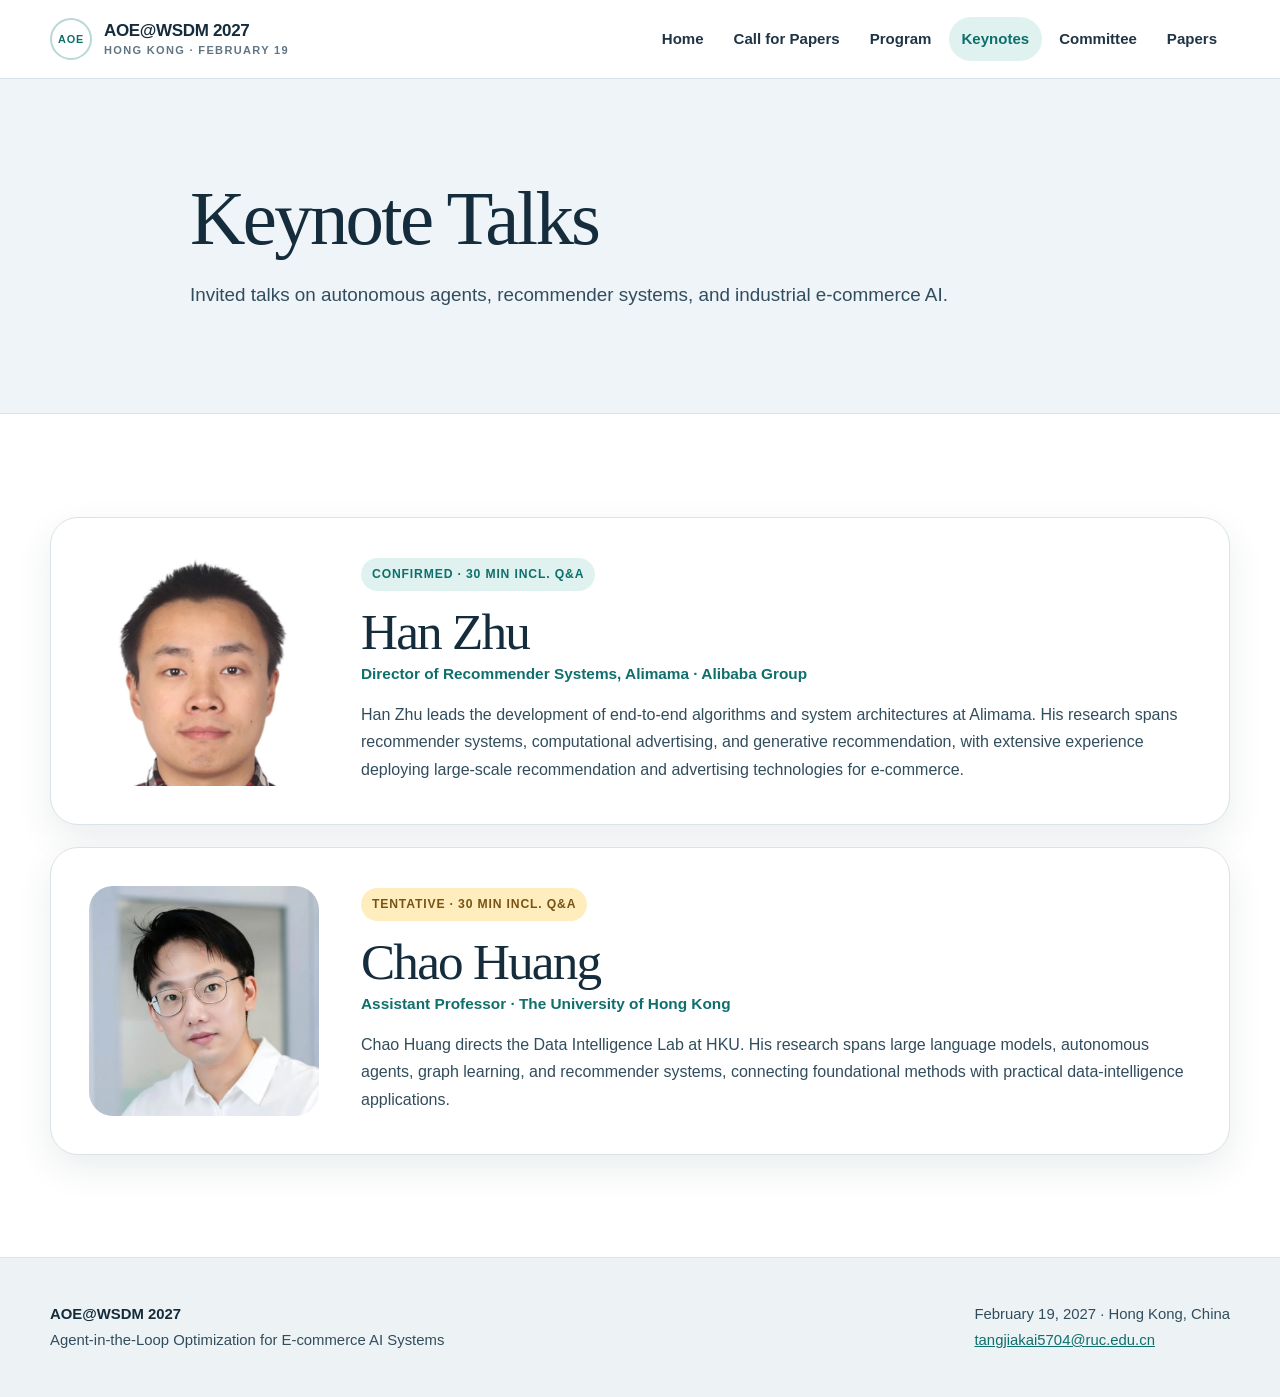
<file: keynotes.html>
<!doctype html>
<html lang="en">
<head>
  <meta charset="utf-8">
  <meta name="viewport" content="width=device-width, initial-scale=1">
  <meta name="description" content="Invited speakers and keynote talks at AOE@WSDM 2027.">
  <title>Keynotes · AOE@WSDM 2027</title>
  <link rel="icon" type="image/svg+xml" href="data:image/svg+xml,%3Csvg xmlns='http://www.w3.org/2000/svg' viewBox='0 0 64 64'%3E%3Crect width='64' height='64' rx='20' fill='%23dff4eb'/%3E%3Ccircle cx='32' cy='32' r='21' fill='none' stroke='%23248675' stroke-width='3'/%3E%3Ccircle cx='32' cy='32' r='12' fill='none' stroke='%234e91bd' stroke-width='3'/%3E%3Ccircle cx='32' cy='32' r='4' fill='%23dd7d58'/%3E%3C/svg%3E">
  <link rel="stylesheet" href="assets/style.css">
</head>
<body>
  <a class="skip-link" href="#main">Skip to content</a>
  <header class="site-header"><div class="container header-inner"><a class="brand" href="index.html"><span class="brand-mark">AOE</span><span class="brand-copy">AOE@WSDM 2027<small>Hong Kong · February 19</small></span></a><button class="menu-toggle" type="button" aria-expanded="false" aria-controls="site-nav">Menu</button><nav class="site-nav" id="site-nav" aria-label="Primary navigation"><a href="index.html">Home</a><a href="cfp.html">Call for Papers</a><a href="program.html">Program</a><a href="keynotes.html" aria-current="page">Keynotes</a><a href="committee.html">Committee</a><a href="papers.html">Papers</a></nav></div></header>

  <main id="main">
    <section class="page-hero"><div class="container page-hero-inner"><h1>Keynote Talks</h1><p>Invited talks on autonomous agents, recommender systems, and industrial e-commerce AI.</p></div></section>

    <section class="section"><div class="container">
      <div class="speaker-stack">
        <article class="speaker-card" data-reveal>
          <div class="speaker-photo"><img src="assets/han-zhu.webp" alt="Han Zhu" width="720" height="720"></div>
          <div><span class="tag">Confirmed · 30 min incl. Q&amp;A</span><h2>Han Zhu</h2><p class="speaker-role">Director of Recommender Systems, Alimama · Alibaba Group</p><p>Han Zhu leads the development of end-to-end algorithms and system architectures at Alimama. His research spans recommender systems, computational advertising, and generative recommendation, with extensive experience deploying large-scale recommendation and advertising technologies for e-commerce.</p></div>
        </article>
        <article class="speaker-card" data-reveal>
          <div class="speaker-photo"><img src="assets/chao-huang.webp" alt="Chao Huang" width="720" height="720"></div>
          <div><span class="tag tentative">Tentative · 30 min incl. Q&amp;A</span><h2>Chao Huang</h2><p class="speaker-role">Assistant Professor · The University of Hong Kong</p><p>Chao Huang directs the Data Intelligence Lab at HKU. His research spans large language models, autonomous agents, graph learning, and recommender systems, connecting foundational methods with practical data-intelligence applications.</p></div>
        </article>
      </div>
    </div></section>
  </main>

  <footer class="site-footer"><div class="container footer-inner"><p><strong>AOE@WSDM 2027</strong><br>Agent-in-the-Loop Optimization for E-commerce AI Systems</p><p>February 19, 2027 · Hong Kong, China<br><a href="mailto:tangjiakai5704@ruc.edu.cn">tangjiakai5704@ruc.edu.cn</a></p></div></footer>
  <script src="assets/site.js"></script>
</body>
</html>
</file>
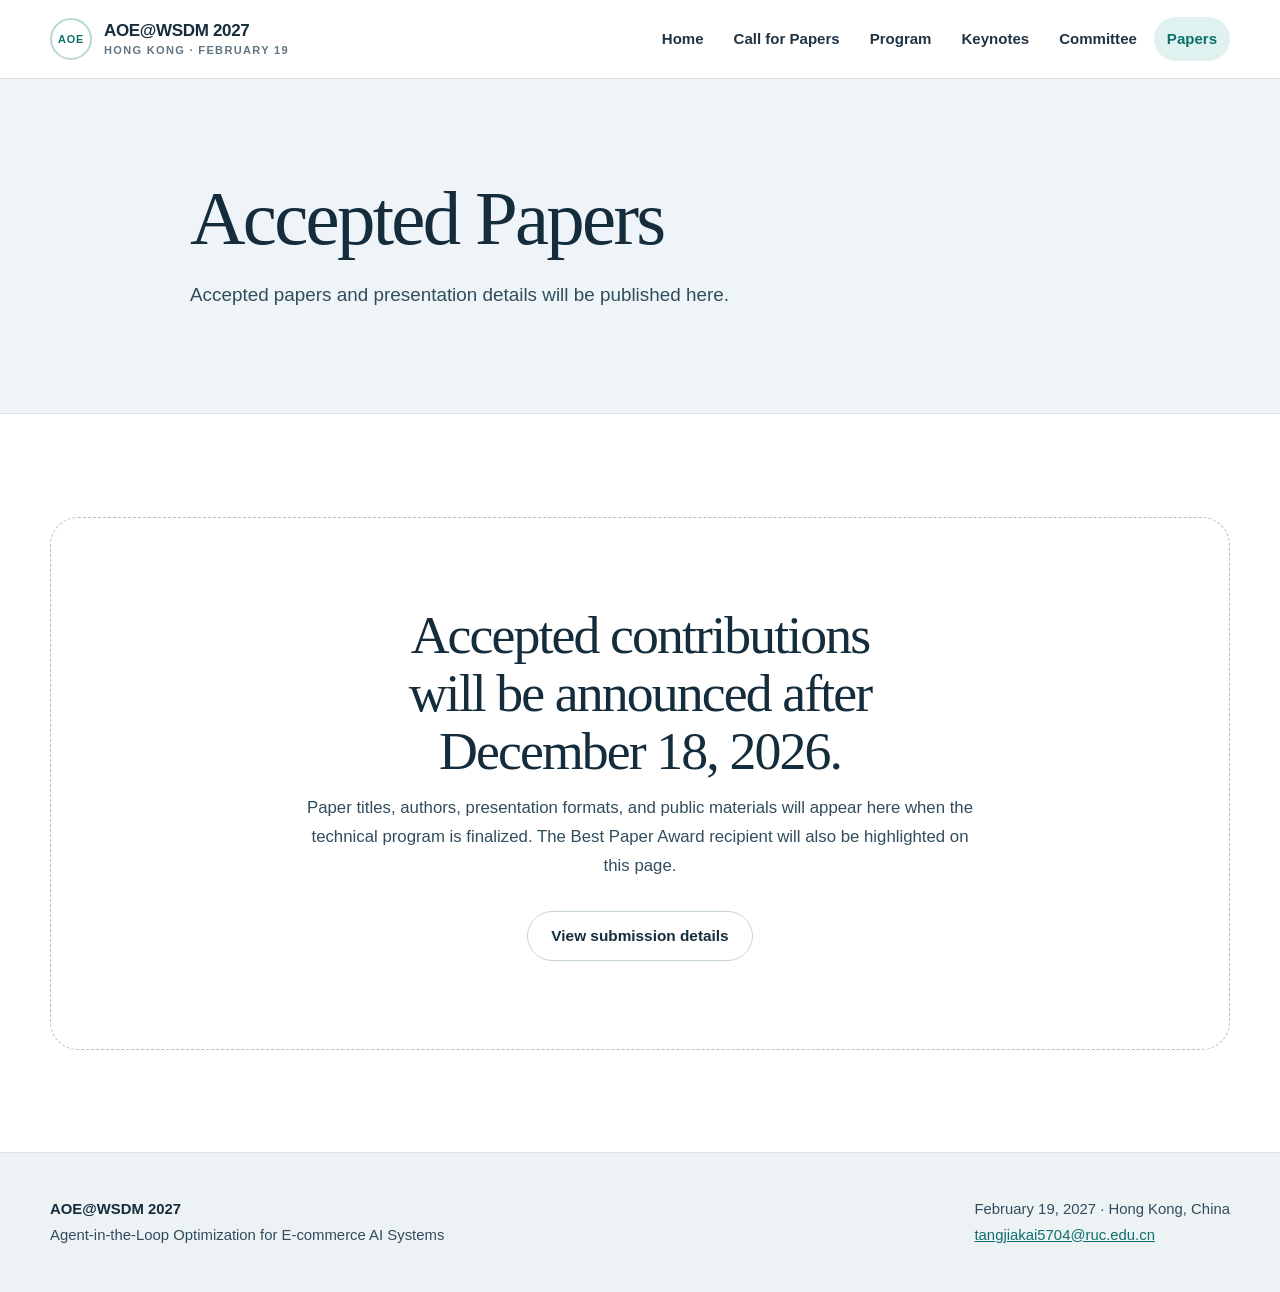
<file: papers.html>
<!doctype html>
<html lang="en">
<head>
  <meta charset="utf-8">
  <meta name="viewport" content="width=device-width, initial-scale=1">
  <meta name="description" content="Accepted papers at AOE@WSDM 2027.">
  <title>Accepted Papers · AOE@WSDM 2027</title>
  <link rel="icon" type="image/svg+xml" href="data:image/svg+xml,%3Csvg xmlns='http://www.w3.org/2000/svg' viewBox='0 0 64 64'%3E%3Crect width='64' height='64' rx='20' fill='%23dff4eb'/%3E%3Ccircle cx='32' cy='32' r='21' fill='none' stroke='%23248675' stroke-width='3'/%3E%3Ccircle cx='32' cy='32' r='12' fill='none' stroke='%234e91bd' stroke-width='3'/%3E%3Ccircle cx='32' cy='32' r='4' fill='%23dd7d58'/%3E%3C/svg%3E">
  <link rel="stylesheet" href="assets/style.css">
</head>
<body>
  <a class="skip-link" href="#main">Skip to content</a>
  <header class="site-header"><div class="container header-inner"><a class="brand" href="index.html"><span class="brand-mark">AOE</span><span class="brand-copy">AOE@WSDM 2027<small>Hong Kong · February 19</small></span></a><button class="menu-toggle" type="button" aria-expanded="false" aria-controls="site-nav">Menu</button><nav class="site-nav" id="site-nav" aria-label="Primary navigation"><a href="index.html">Home</a><a href="cfp.html">Call for Papers</a><a href="program.html">Program</a><a href="keynotes.html">Keynotes</a><a href="committee.html">Committee</a><a href="papers.html" aria-current="page">Papers</a></nav></div></header>

  <main id="main">
    <section class="page-hero"><div class="container page-hero-inner"><h1>Accepted Papers</h1><p>Accepted papers and presentation details will be published here.</p></div></section>
    <section class="section"><div class="container"><div class="empty-state" data-reveal><h2>Accepted contributions will be announced after December 18, 2026.</h2><p>Paper titles, authors, presentation formats, and public materials will appear here when the technical program is finalized. The Best Paper Award recipient will also be highlighted on this page.</p><div class="hero-actions" style="justify-content:center"><a class="button button-secondary" href="cfp.html">View submission details</a></div></div></div></section>
  </main>

  <footer class="site-footer"><div class="container footer-inner"><p><strong>AOE@WSDM 2027</strong><br>Agent-in-the-Loop Optimization for E-commerce AI Systems</p><p>February 19, 2027 · Hong Kong, China<br><a href="mailto:tangjiakai5704@ruc.edu.cn">tangjiakai5704@ruc.edu.cn</a></p></div></footer>
  <script src="assets/site.js"></script>
</body>
</html>
</file>
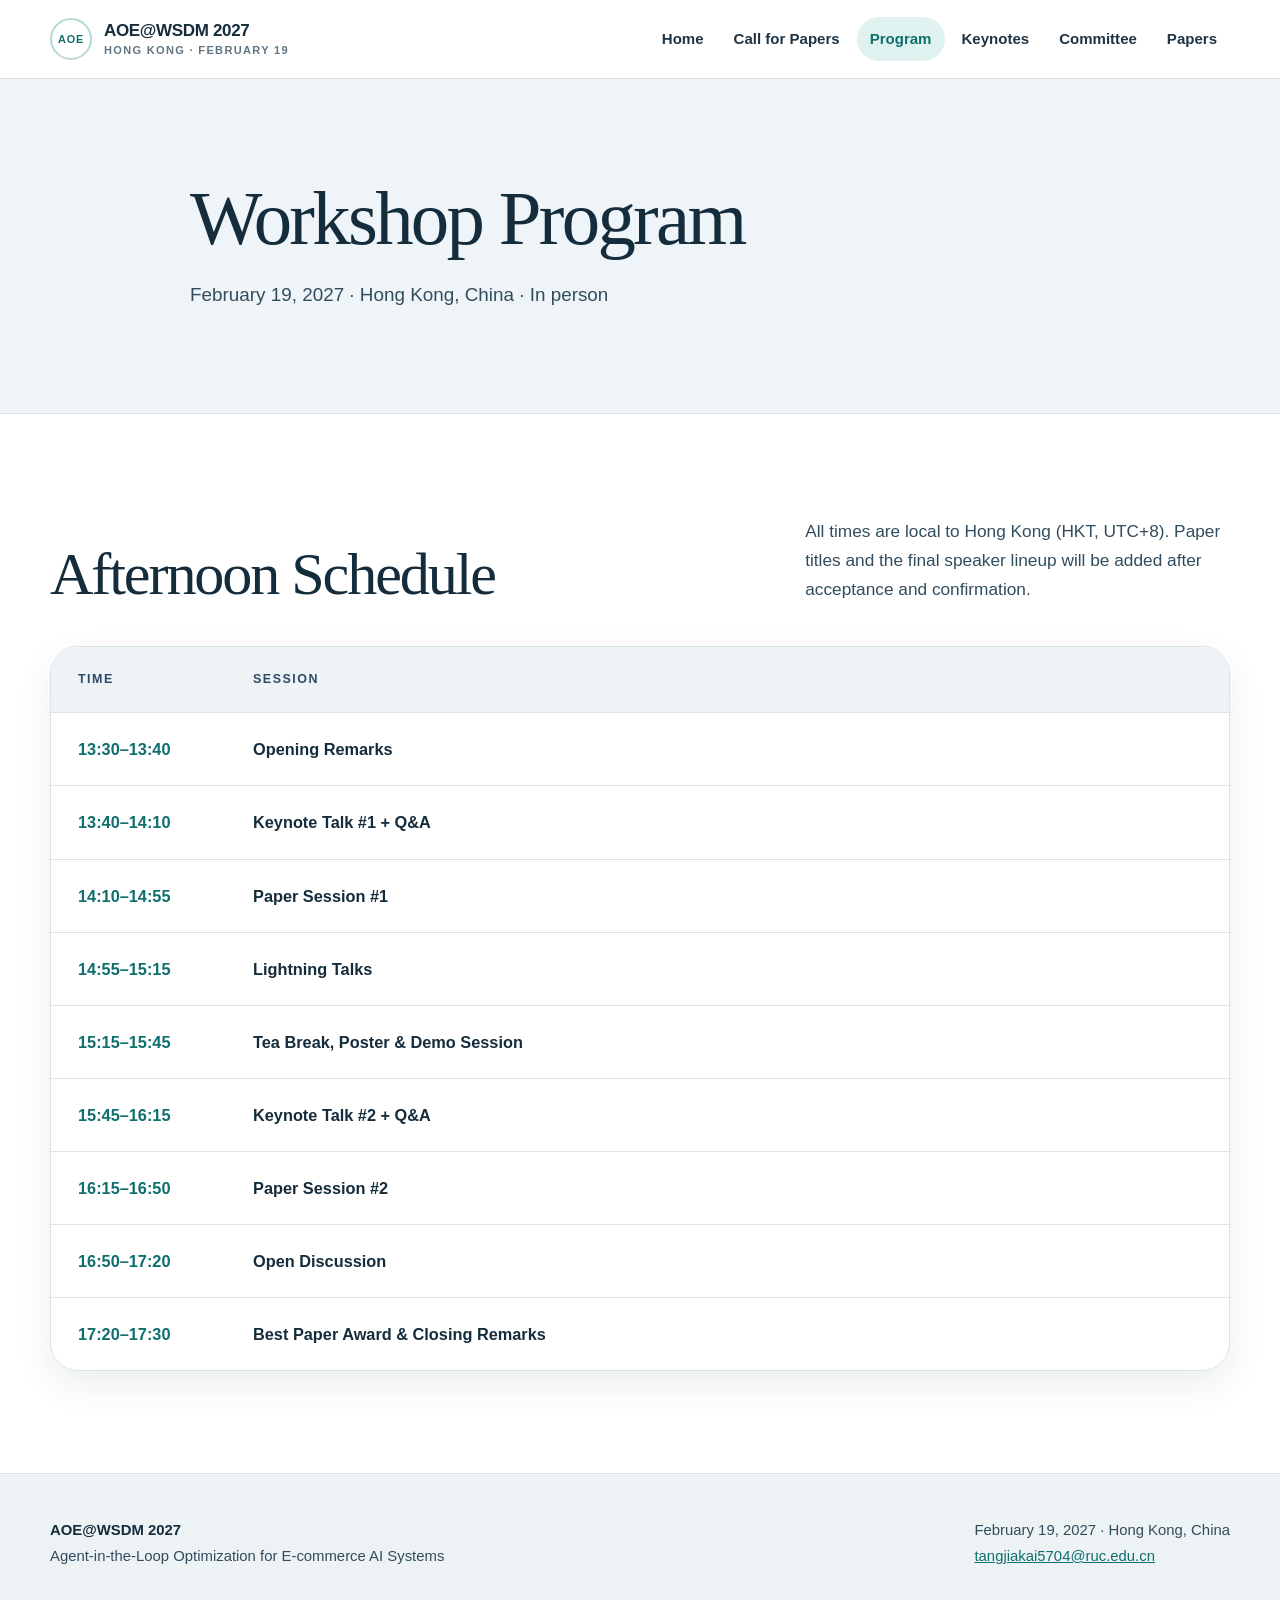
<file: program.html>
<!doctype html>
<html lang="en">
<head>
  <meta charset="utf-8">
  <meta name="viewport" content="width=device-width, initial-scale=1">
  <meta name="description" content="Program for AOE@WSDM 2027 in Hong Kong on February 19, 2027.">
  <title>Program · AOE@WSDM 2027</title>
  <link rel="icon" type="image/svg+xml" href="data:image/svg+xml,%3Csvg xmlns='http://www.w3.org/2000/svg' viewBox='0 0 64 64'%3E%3Crect width='64' height='64' rx='20' fill='%23dff4eb'/%3E%3Ccircle cx='32' cy='32' r='21' fill='none' stroke='%23248675' stroke-width='3'/%3E%3Ccircle cx='32' cy='32' r='12' fill='none' stroke='%234e91bd' stroke-width='3'/%3E%3Ccircle cx='32' cy='32' r='4' fill='%23dd7d58'/%3E%3C/svg%3E">
  <link rel="stylesheet" href="assets/style.css">
</head>
<body>
  <a class="skip-link" href="#main">Skip to content</a>
  <header class="site-header"><div class="container header-inner"><a class="brand" href="index.html"><span class="brand-mark">AOE</span><span class="brand-copy">AOE@WSDM 2027<small>Hong Kong · February 19</small></span></a><button class="menu-toggle" type="button" aria-expanded="false" aria-controls="site-nav">Menu</button><nav class="site-nav" id="site-nav" aria-label="Primary navigation"><a href="index.html">Home</a><a href="cfp.html">Call for Papers</a><a href="program.html" aria-current="page">Program</a><a href="keynotes.html">Keynotes</a><a href="committee.html">Committee</a><a href="papers.html">Papers</a></nav></div></header>

  <main id="main">
    <section class="page-hero"><div class="container page-hero-inner"><h1>Workshop Program</h1><p>February 19, 2027 · Hong Kong, China · In person</p></div></section>

    <section class="section section-white"><div class="container">
      <div class="section-head" data-reveal><div><h2>Afternoon Schedule</h2></div><p class="lead">All times are local to Hong Kong (HKT, UTC+8). Paper titles and the final speaker lineup will be added after acceptance and confirmation.</p></div>
      <div class="schedule-wrap" data-reveal>
        <table class="schedule">
          <thead><tr><th>Time</th><th>Session</th></tr></thead>
          <tbody>
            <tr><td>13:30–13:40</td><td><strong>Opening Remarks</strong></td></tr>
            <tr><td>13:40–14:10</td><td><strong>Keynote Talk #1 + Q&amp;A</strong></td></tr>
            <tr><td>14:10–14:55</td><td><strong>Paper Session #1</strong></td></tr>
            <tr><td>14:55–15:15</td><td><strong>Lightning Talks</strong></td></tr>
            <tr><td>15:15–15:45</td><td><strong>Tea Break, Poster &amp; Demo Session</strong></td></tr>
            <tr><td>15:45–16:15</td><td><strong>Keynote Talk #2 + Q&amp;A</strong></td></tr>
            <tr><td>16:15–16:50</td><td><strong>Paper Session #2</strong></td></tr>
            <tr><td>16:50–17:20</td><td><strong>Open Discussion</strong></td></tr>
            <tr><td>17:20–17:30</td><td><strong>Best Paper Award &amp; Closing Remarks</strong></td></tr>
          </tbody>
        </table>
      </div>
    </div></section>

  </main>

  <footer class="site-footer"><div class="container footer-inner"><p><strong>AOE@WSDM 2027</strong><br>Agent-in-the-Loop Optimization for E-commerce AI Systems</p><p>February 19, 2027 · Hong Kong, China<br><a href="mailto:tangjiakai5704@ruc.edu.cn">tangjiakai5704@ruc.edu.cn</a></p></div></footer>
  <script src="assets/site.js"></script>
</body>
</html>
</file>
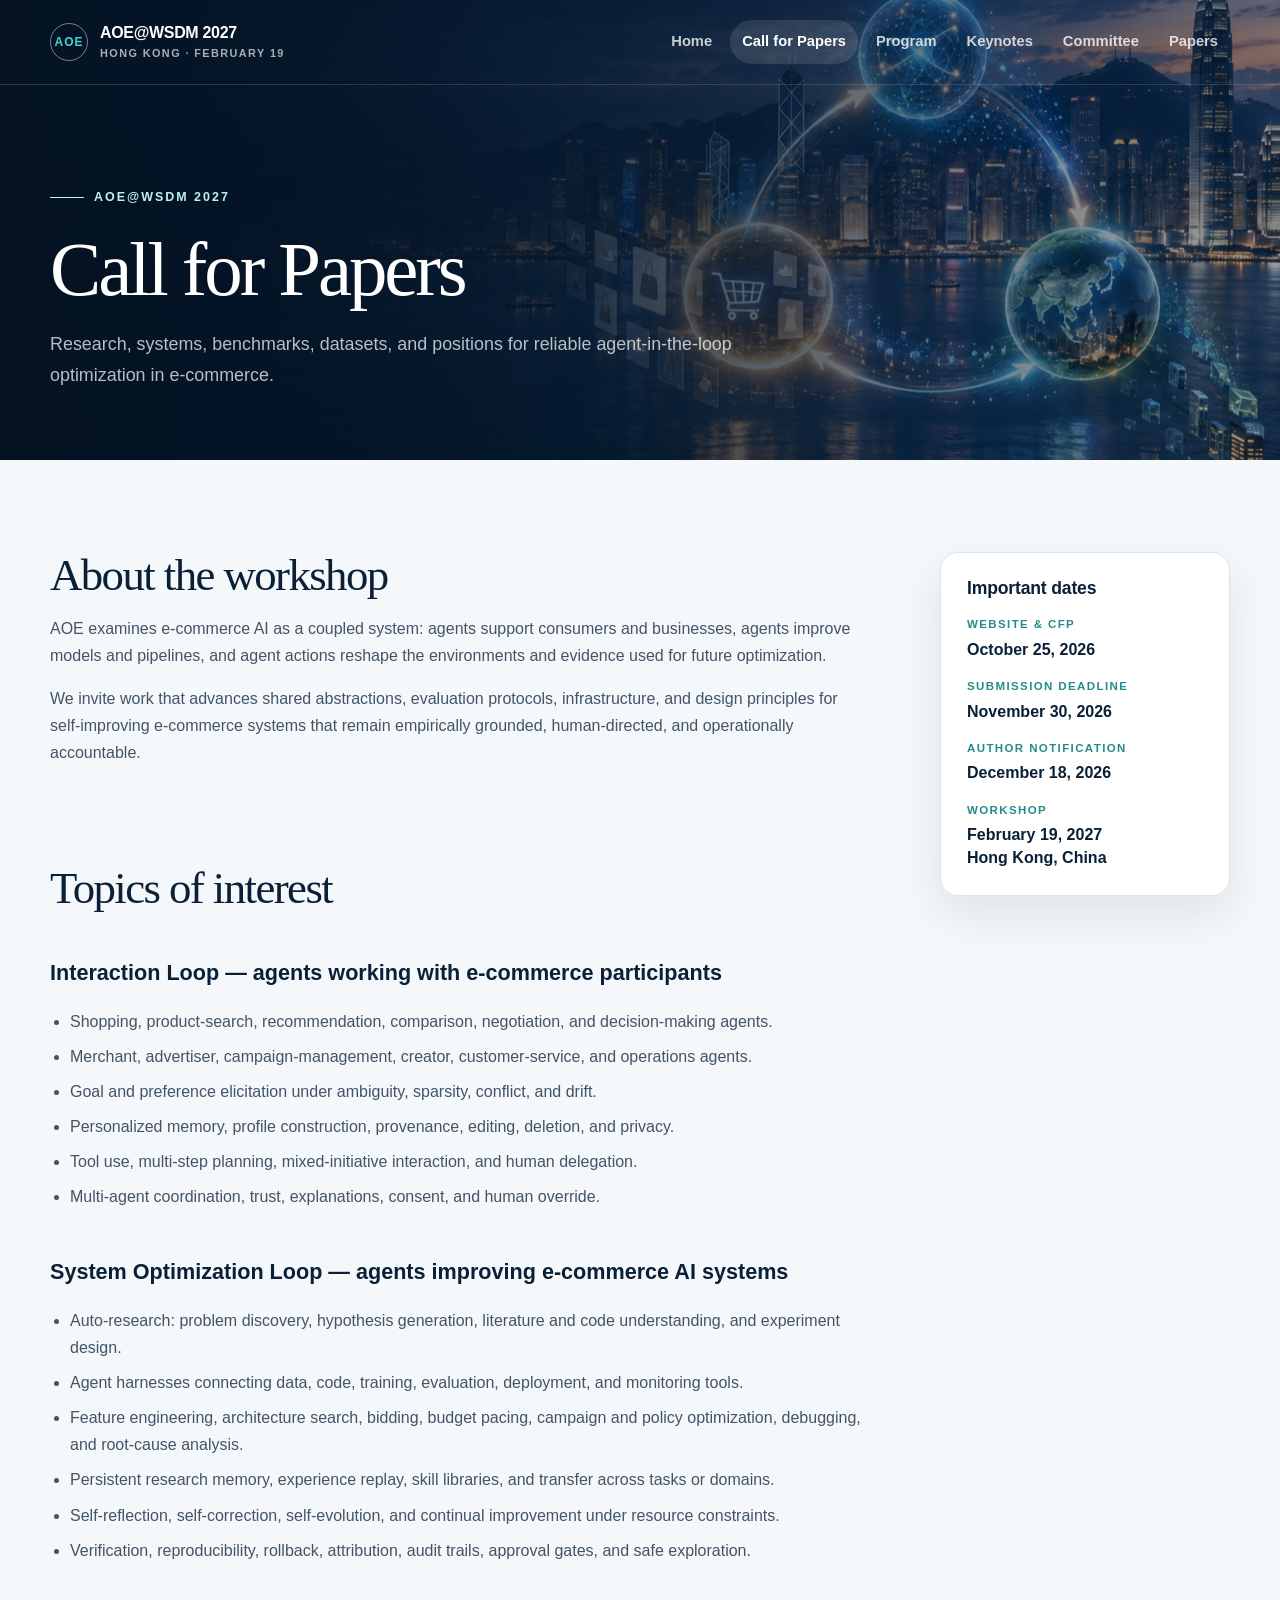
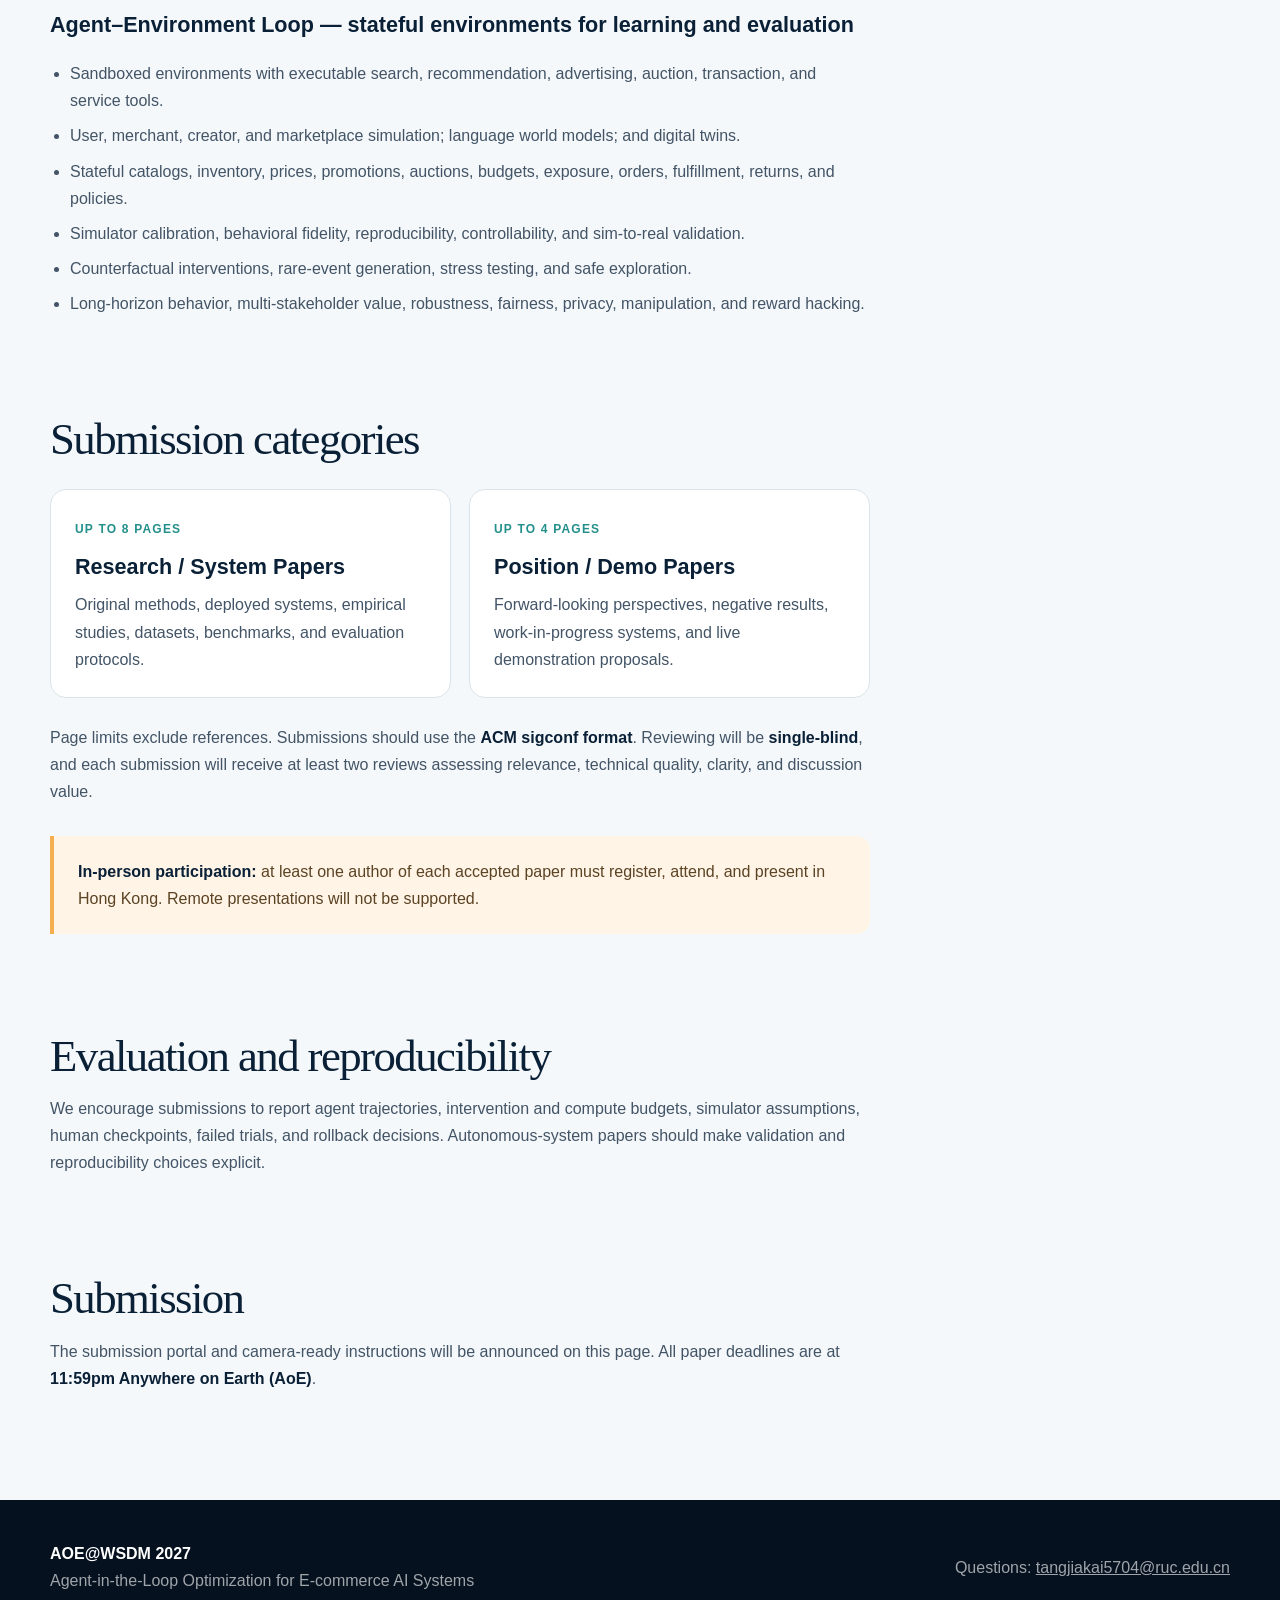
<file: AOE_WSDM_2027_GitHub_repo/cfp.html>
<!doctype html>
<html lang="en">
<head>
  <meta charset="utf-8"><meta name="viewport" content="width=device-width, initial-scale=1">
  <meta name="description" content="Call for papers for AOE@WSDM 2027, the Workshop on Agent-in-the-Loop Optimization for E-commerce AI Systems.">
  <title>Call for Papers · AOE@WSDM 2027</title>
  <link rel="icon" type="image/svg+xml" href="data:image/svg+xml,%3Csvg xmlns='http://www.w3.org/2000/svg' viewBox='0 0 64 64'%3E%3Crect width='64' height='64' rx='16' fill='%2307182b'/%3E%3Ccircle cx='32' cy='32' r='20' fill='none' stroke='%2342d6d0' stroke-width='4'/%3E%3Ccircle cx='32' cy='12' r='5' fill='%23f4af4f'/%3E%3Cpath d='M19 39h26' stroke='white' stroke-width='4' stroke-linecap='round'/%3E%3C/svg%3E">
  <link rel="stylesheet" href="assets/style.css">
</head>
<body>
  <a class="skip-link" href="#main">Skip to content</a>
  <header class="site-header"><div class="container header-inner">
    <a class="brand" href="index.html"><span class="brand-mark">AOE</span><span class="brand-copy">AOE@WSDM 2027<small>Hong Kong · February 19</small></span></a>
    <button class="menu-toggle" type="button" aria-expanded="false" aria-controls="site-nav">Menu</button>
    <nav class="site-nav" id="site-nav" aria-label="Primary navigation"><a href="index.html">Home</a><a href="cfp.html" aria-current="page">Call for Papers</a><a href="program.html">Program</a><a href="keynotes.html">Keynotes</a><a href="committee.html">Committee</a><a href="papers.html">Papers</a></nav>
  </div></header>
  <main id="main">
    <section class="page-hero"><div class="container page-hero-inner"><p class="eyebrow">AOE@WSDM 2027</p><h1>Call for Papers</h1><p>Research, systems, benchmarks, datasets, and positions for reliable agent-in-the-loop optimization in e-commerce.</p></div></section>
    <section class="section"><div class="container page-grid">
      <article class="prose">
        <h2>About the workshop</h2>
        <p>AOE examines e-commerce AI as a coupled system: agents support consumers and businesses, agents improve models and pipelines, and agent actions reshape the environments and evidence used for future optimization.</p>
        <p>We invite work that advances shared abstractions, evaluation protocols, infrastructure, and design principles for self-improving e-commerce systems that remain empirically grounded, human-directed, and operationally accountable.</p>

        <h2>Topics of interest</h2>
        <h3>Interaction Loop — agents working with e-commerce participants</h3>
        <ul>
          <li>Shopping, product-search, recommendation, comparison, negotiation, and decision-making agents.</li>
          <li>Merchant, advertiser, campaign-management, creator, customer-service, and operations agents.</li>
          <li>Goal and preference elicitation under ambiguity, sparsity, conflict, and drift.</li>
          <li>Personalized memory, profile construction, provenance, editing, deletion, and privacy.</li>
          <li>Tool use, multi-step planning, mixed-initiative interaction, and human delegation.</li>
          <li>Multi-agent coordination, trust, explanations, consent, and human override.</li>
        </ul>

        <h3>System Optimization Loop — agents improving e-commerce AI systems</h3>
        <ul>
          <li>Auto-research: problem discovery, hypothesis generation, literature and code understanding, and experiment design.</li>
          <li>Agent harnesses connecting data, code, training, evaluation, deployment, and monitoring tools.</li>
          <li>Feature engineering, architecture search, bidding, budget pacing, campaign and policy optimization, debugging, and root-cause analysis.</li>
          <li>Persistent research memory, experience replay, skill libraries, and transfer across tasks or domains.</li>
          <li>Self-reflection, self-correction, self-evolution, and continual improvement under resource constraints.</li>
          <li>Verification, reproducibility, rollback, attribution, audit trails, approval gates, and safe exploration.</li>
        </ul>

        <h3>Agent–Environment Loop — stateful environments for learning and evaluation</h3>
        <ul>
          <li>Sandboxed environments with executable search, recommendation, advertising, auction, transaction, and service tools.</li>
          <li>User, merchant, creator, and marketplace simulation; language world models; and digital twins.</li>
          <li>Stateful catalogs, inventory, prices, promotions, auctions, budgets, exposure, orders, fulfillment, returns, and policies.</li>
          <li>Simulator calibration, behavioral fidelity, reproducibility, controllability, and sim-to-real validation.</li>
          <li>Counterfactual interventions, rare-event generation, stress testing, and safe exploration.</li>
          <li>Long-horizon behavior, multi-stakeholder value, robustness, fairness, privacy, manipulation, and reward hacking.</li>
        </ul>

        <h2>Submission categories</h2>
        <div class="format-grid">
          <div class="format-card"><span>Up to 8 pages</span><h3>Research / System Papers</h3><p>Original methods, deployed systems, empirical studies, datasets, benchmarks, and evaluation protocols.</p></div>
          <div class="format-card"><span>Up to 4 pages</span><h3>Position / Demo Papers</h3><p>Forward-looking perspectives, negative results, work-in-progress systems, and live demonstration proposals.</p></div>
        </div>
        <p>Page limits exclude references. Submissions should use the <strong>ACM sigconf format</strong>. Reviewing will be <strong>single-blind</strong>, and each submission will receive at least two reviews assessing relevance, technical quality, clarity, and discussion value.</p>
        <div class="notice"><strong>In-person participation:</strong> at least one author of each accepted paper must register, attend, and present in Hong Kong. Remote presentations will not be supported.</div>

        <h2>Evaluation and reproducibility</h2>
        <p>We encourage submissions to report agent trajectories, intervention and compute budgets, simulator assumptions, human checkpoints, failed trials, and rollback decisions. Autonomous-system papers should make validation and reproducibility choices explicit.</p>
        <h2>Submission</h2>
        <p>The submission portal and camera-ready instructions will be announced on this page. All paper deadlines are at <strong>11:59pm Anywhere on Earth (AoE)</strong>.</p>
      </article>
      <aside class="side-card" aria-label="Important dates">
        <h2>Important dates</h2><dl>
          <dt>Website & CFP</dt><dd>October 25, 2026</dd>
          <dt>Submission deadline</dt><dd>November 30, 2026</dd>
          <dt>Author notification</dt><dd>December 18, 2026</dd>
          <dt>Workshop</dt><dd>February 19, 2027<br>Hong Kong, China</dd>
        </dl>
      </aside>
    </div></section>
  </main>
  <footer class="site-footer"><div class="container footer-inner"><p><strong>AOE@WSDM 2027</strong><br>Agent-in-the-Loop Optimization for E-commerce AI Systems</p><p>Questions: <a href="mailto:tangjiakai5704@ruc.edu.cn">tangjiakai5704@ruc.edu.cn</a></p></div></footer>
  <script src="assets/site.js"></script>
</body></html>
</file>
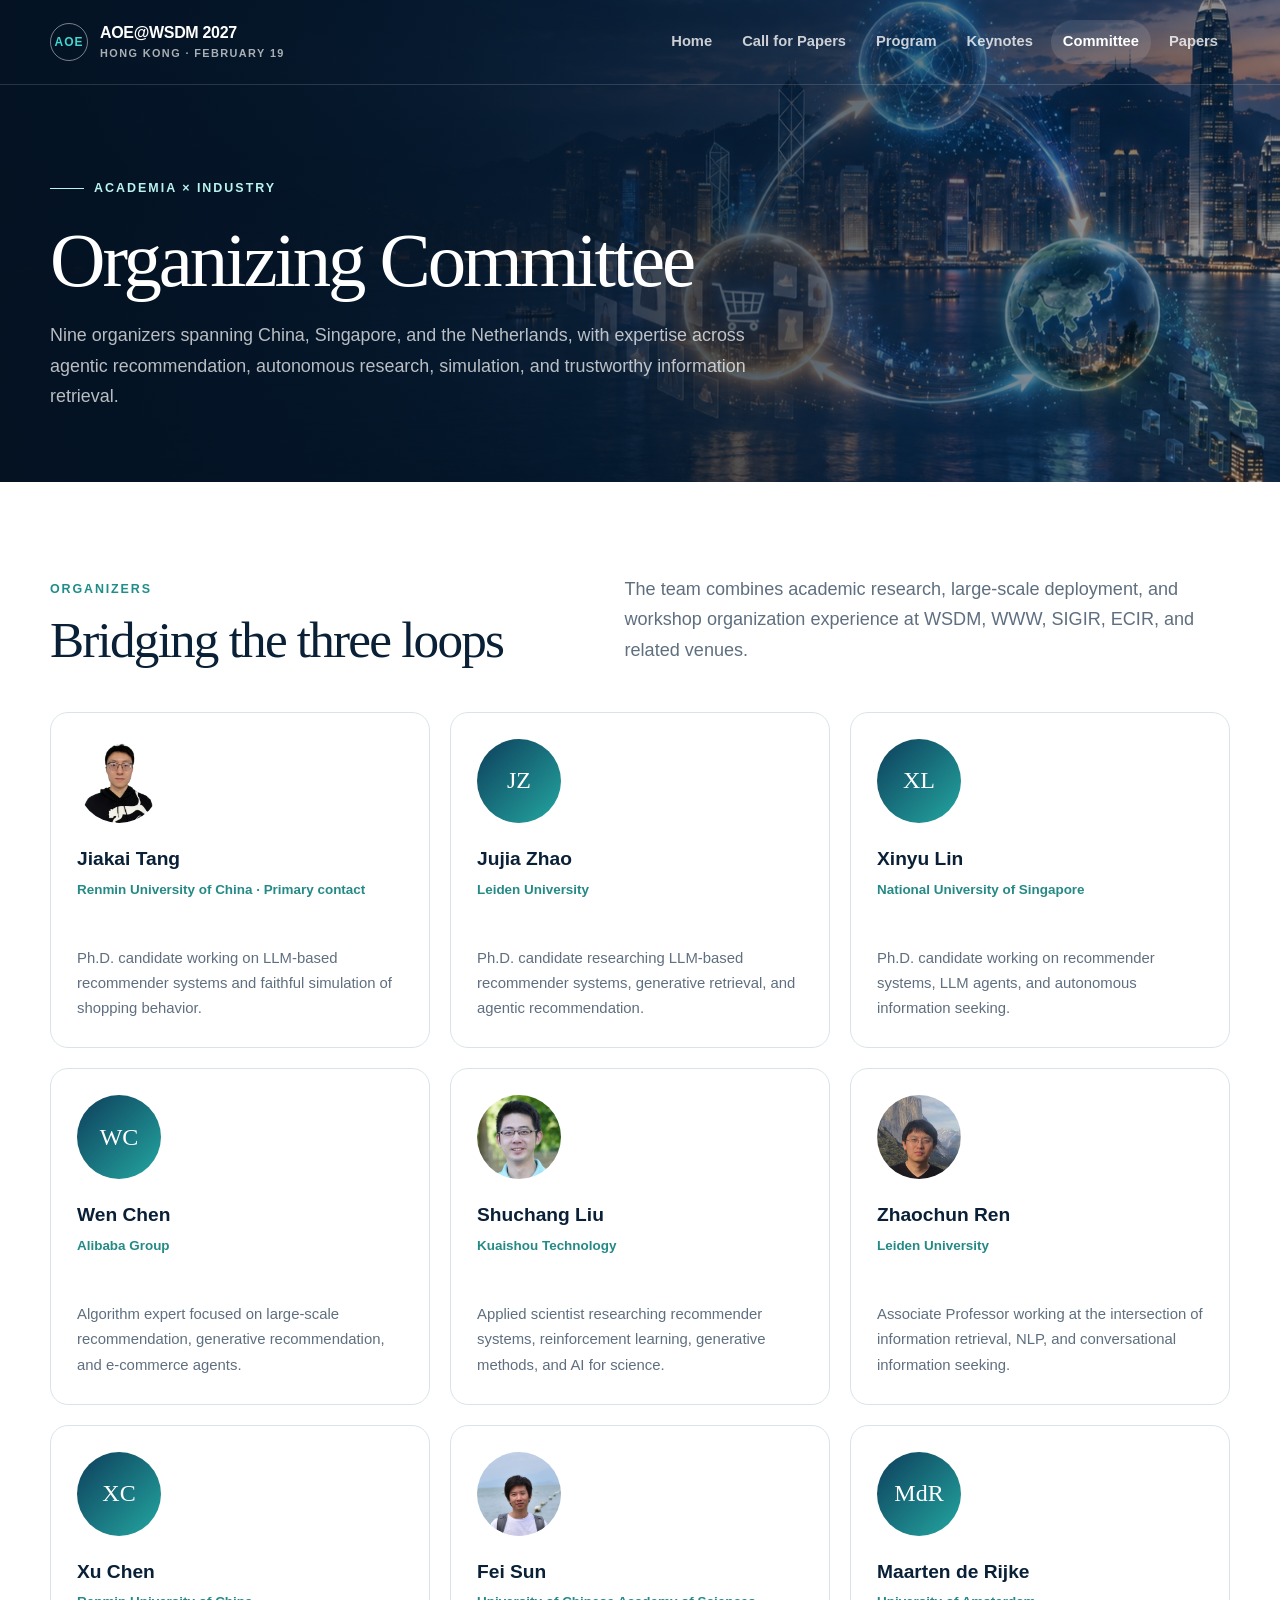
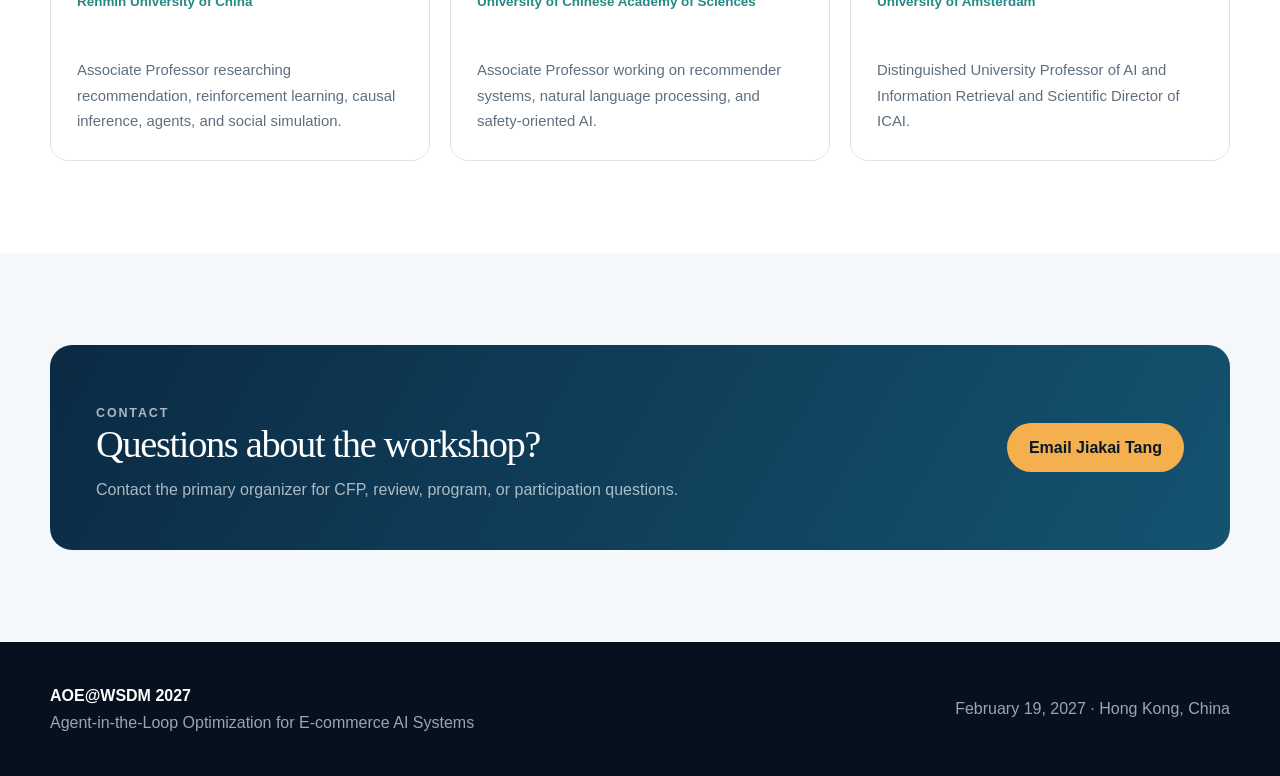
<file: AOE_WSDM_2027_GitHub_repo/committee.html>
<!doctype html>
<html lang="en"><head>
  <meta charset="utf-8"><meta name="viewport" content="width=device-width, initial-scale=1"><meta name="description" content="Organizing committee for AOE@WSDM 2027."><title>Committee · AOE@WSDM 2027</title>
  <link rel="icon" type="image/svg+xml" href="data:image/svg+xml,%3Csvg xmlns='http://www.w3.org/2000/svg' viewBox='0 0 64 64'%3E%3Crect width='64' height='64' rx='16' fill='%2307182b'/%3E%3Ccircle cx='32' cy='32' r='20' fill='none' stroke='%2342d6d0' stroke-width='4'/%3E%3Ccircle cx='32' cy='12' r='5' fill='%23f4af4f'/%3E%3Cpath d='M19 39h26' stroke='white' stroke-width='4' stroke-linecap='round'/%3E%3C/svg%3E"><link rel="stylesheet" href="assets/style.css">
</head><body>
  <a class="skip-link" href="#main">Skip to content</a>
  <header class="site-header"><div class="container header-inner"><a class="brand" href="index.html"><span class="brand-mark">AOE</span><span class="brand-copy">AOE@WSDM 2027<small>Hong Kong · February 19</small></span></a><button class="menu-toggle" type="button" aria-expanded="false" aria-controls="site-nav">Menu</button><nav class="site-nav" id="site-nav" aria-label="Primary navigation"><a href="index.html">Home</a><a href="cfp.html">Call for Papers</a><a href="program.html">Program</a><a href="keynotes.html">Keynotes</a><a href="committee.html" aria-current="page">Committee</a><a href="papers.html">Papers</a></nav></div></header>
  <main id="main">
    <section class="page-hero"><div class="container page-hero-inner"><p class="eyebrow">Academia × industry</p><h1>Organizing Committee</h1><p>Nine organizers spanning China, Singapore, and the Netherlands, with expertise across agentic recommendation, autonomous research, simulation, and trustworthy information retrieval.</p></div></section>
    <section class="section section-white"><div class="container">
      <div class="section-head"><div><p class="kicker">Organizers</p><h2>Bridging the three loops</h2></div><p class="lead">The team combines academic research, large-scale deployment, and workshop organization experience at WSDM, WWW, SIGIR, ECIR, and related venues.</p></div>
      <div class="person-grid">
        <article class="person-card"><div class="person-avatar"><img src="assets/jiakai-tang.png" alt="Jiakai Tang"></div><h3>Jiakai Tang</h3><p class="person-role">Renmin University of China · Primary contact</p><p>Ph.D. candidate working on LLM-based recommender systems and faithful simulation of shopping behavior.</p></article>
        <article class="person-card"><div class="person-avatar">JZ</div><h3>Jujia Zhao</h3><p class="person-role">Leiden University</p><p>Ph.D. candidate researching LLM-based recommender systems, generative retrieval, and agentic recommendation.</p></article>
        <article class="person-card"><div class="person-avatar">XL</div><h3>Xinyu Lin</h3><p class="person-role">National University of Singapore</p><p>Ph.D. candidate working on recommender systems, LLM agents, and autonomous information seeking.</p></article>
        <article class="person-card"><div class="person-avatar">WC</div><h3>Wen Chen</h3><p class="person-role">Alibaba Group</p><p>Algorithm expert focused on large-scale recommendation, generative recommendation, and e-commerce agents.</p></article>
        <article class="person-card"><div class="person-avatar"><img src="assets/shuchang-liu.jpg" alt="Shuchang Liu"></div><h3>Shuchang Liu</h3><p class="person-role">Kuaishou Technology</p><p>Applied scientist researching recommender systems, reinforcement learning, generative methods, and AI for science.</p></article>
        <article class="person-card"><div class="person-avatar"><img src="assets/zhaochun-ren.png" alt="Zhaochun Ren"></div><h3>Zhaochun Ren</h3><p class="person-role">Leiden University</p><p>Associate Professor working at the intersection of information retrieval, NLP, and conversational information seeking.</p></article>
        <article class="person-card"><div class="person-avatar">XC</div><h3>Xu Chen</h3><p class="person-role">Renmin University of China</p><p>Associate Professor researching recommendation, reinforcement learning, causal inference, agents, and social simulation.</p></article>
        <article class="person-card"><div class="person-avatar"><img src="assets/fei-sun.png" alt="Fei Sun"></div><h3>Fei Sun</h3><p class="person-role">University of Chinese Academy of Sciences</p><p>Associate Professor working on recommender systems, natural language processing, and safety-oriented AI.</p></article>
        <article class="person-card"><div class="person-avatar">MdR</div><h3>Maarten de Rijke</h3><p class="person-role">University of Amsterdam</p><p>Distinguished University Professor of AI and Information Retrieval and Scientific Director of ICAI.</p></article>
      </div>
    </div></section>
    <section class="section"><div class="container cta"><div><p class="kicker">Contact</p><h2>Questions about the workshop?</h2><p>Contact the primary organizer for CFP, review, program, or participation questions.</p></div><a class="button button-primary" href="mailto:tangjiakai5704@ruc.edu.cn">Email Jiakai Tang</a></div></section>
  </main>
  <footer class="site-footer"><div class="container footer-inner"><p><strong>AOE@WSDM 2027</strong><br>Agent-in-the-Loop Optimization for E-commerce AI Systems</p><p>February 19, 2027 · Hong Kong, China</p></div></footer><script src="assets/site.js"></script>
</body></html>
</file>
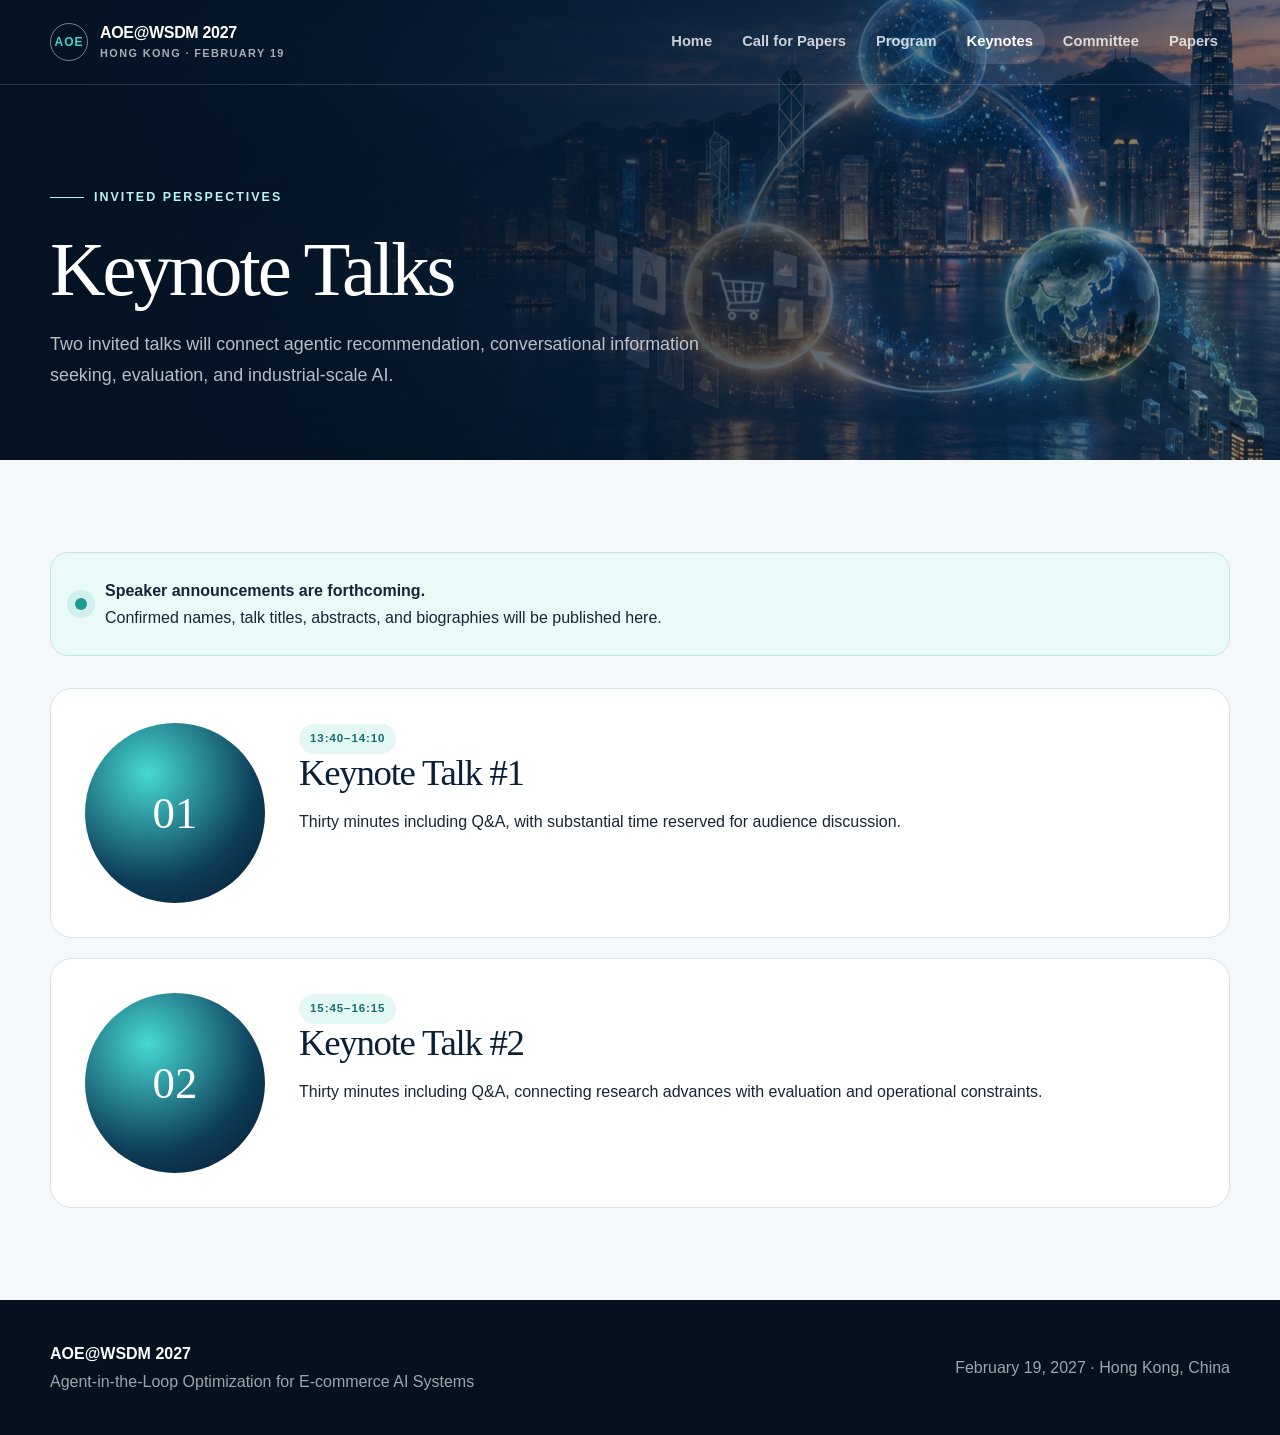
<file: AOE_WSDM_2027_GitHub_repo/keynotes.html>
<!doctype html>
<html lang="en"><head>
  <meta charset="utf-8"><meta name="viewport" content="width=device-width, initial-scale=1"><meta name="description" content="Invited talks at AOE@WSDM 2027."><title>Keynotes · AOE@WSDM 2027</title>
  <link rel="icon" type="image/svg+xml" href="data:image/svg+xml,%3Csvg xmlns='http://www.w3.org/2000/svg' viewBox='0 0 64 64'%3E%3Crect width='64' height='64' rx='16' fill='%2307182b'/%3E%3Ccircle cx='32' cy='32' r='20' fill='none' stroke='%2342d6d0' stroke-width='4'/%3E%3Ccircle cx='32' cy='12' r='5' fill='%23f4af4f'/%3E%3Cpath d='M19 39h26' stroke='white' stroke-width='4' stroke-linecap='round'/%3E%3C/svg%3E"><link rel="stylesheet" href="assets/style.css">
</head><body>
  <a class="skip-link" href="#main">Skip to content</a>
  <header class="site-header"><div class="container header-inner"><a class="brand" href="index.html"><span class="brand-mark">AOE</span><span class="brand-copy">AOE@WSDM 2027<small>Hong Kong · February 19</small></span></a><button class="menu-toggle" type="button" aria-expanded="false" aria-controls="site-nav">Menu</button><nav class="site-nav" id="site-nav" aria-label="Primary navigation"><a href="index.html">Home</a><a href="cfp.html">Call for Papers</a><a href="program.html">Program</a><a href="keynotes.html" aria-current="page">Keynotes</a><a href="committee.html">Committee</a><a href="papers.html">Papers</a></nav></div></header>
  <main id="main">
    <section class="page-hero"><div class="container page-hero-inner"><p class="eyebrow">Invited perspectives</p><h1>Keynote Talks</h1><p>Two invited talks will connect agentic recommendation, conversational information seeking, evaluation, and industrial-scale AI.</p></div></section>
    <section class="section"><div class="container">
      <div class="status-banner"><span class="status-dot" aria-hidden="true"></span><div><strong>Speaker announcements are forthcoming.</strong><br>Confirmed names, talk titles, abstracts, and biographies will be published here.</div></div>
      <div style="margin-top:32px">
        <article class="speaker-card"><div class="speaker-mark">01</div><div><span class="tag">13:40–14:10</span><h2>Keynote Talk #1</h2><p>Thirty minutes including Q&amp;A, with substantial time reserved for audience discussion.</p></div></article>
        <article class="speaker-card"><div class="speaker-mark">02</div><div><span class="tag">15:45–16:15</span><h2>Keynote Talk #2</h2><p>Thirty minutes including Q&amp;A, connecting research advances with evaluation and operational constraints.</p></div></article>
      </div>
    </div></section>
  </main>
  <footer class="site-footer"><div class="container footer-inner"><p><strong>AOE@WSDM 2027</strong><br>Agent-in-the-Loop Optimization for E-commerce AI Systems</p><p>February 19, 2027 · Hong Kong, China</p></div></footer><script src="assets/site.js"></script>
</body></html>
</file>
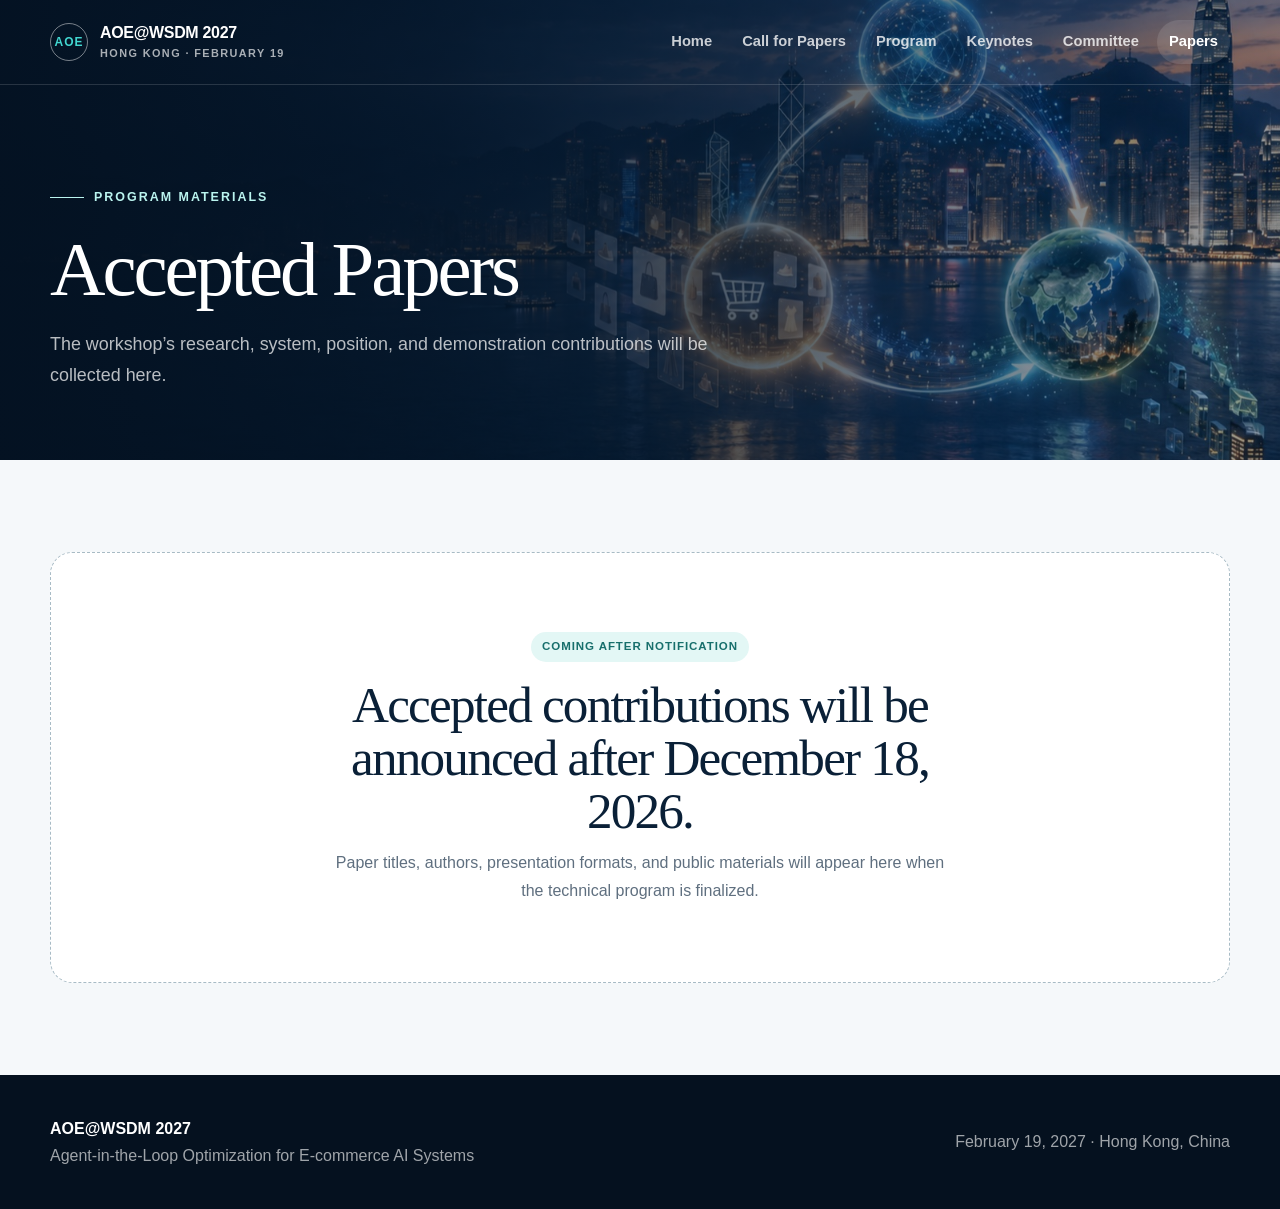
<file: AOE_WSDM_2027_GitHub_repo/papers.html>
<!doctype html>
<html lang="en"><head>
  <meta charset="utf-8"><meta name="viewport" content="width=device-width, initial-scale=1"><meta name="description" content="Accepted papers at AOE@WSDM 2027."><title>Accepted Papers · AOE@WSDM 2027</title>
  <link rel="icon" type="image/svg+xml" href="data:image/svg+xml,%3Csvg xmlns='http://www.w3.org/2000/svg' viewBox='0 0 64 64'%3E%3Crect width='64' height='64' rx='16' fill='%2307182b'/%3E%3Ccircle cx='32' cy='32' r='20' fill='none' stroke='%2342d6d0' stroke-width='4'/%3E%3Ccircle cx='32' cy='12' r='5' fill='%23f4af4f'/%3E%3Cpath d='M19 39h26' stroke='white' stroke-width='4' stroke-linecap='round'/%3E%3C/svg%3E"><link rel="stylesheet" href="assets/style.css">
</head><body>
  <a class="skip-link" href="#main">Skip to content</a>
  <header class="site-header"><div class="container header-inner"><a class="brand" href="index.html"><span class="brand-mark">AOE</span><span class="brand-copy">AOE@WSDM 2027<small>Hong Kong · February 19</small></span></a><button class="menu-toggle" type="button" aria-expanded="false" aria-controls="site-nav">Menu</button><nav class="site-nav" id="site-nav" aria-label="Primary navigation"><a href="index.html">Home</a><a href="cfp.html">Call for Papers</a><a href="program.html">Program</a><a href="keynotes.html">Keynotes</a><a href="committee.html">Committee</a><a href="papers.html" aria-current="page">Papers</a></nav></div></header>
  <main id="main">
    <section class="page-hero"><div class="container page-hero-inner"><p class="eyebrow">Program materials</p><h1>Accepted Papers</h1><p>The workshop’s research, system, position, and demonstration contributions will be collected here.</p></div></section>
    <section class="section"><div class="container"><div class="empty-state"><span class="tag">Coming after notification</span><h2>Accepted contributions will be announced after December 18, 2026.</h2><p>Paper titles, authors, presentation formats, and public materials will appear here when the technical program is finalized.</p></div></div></section>
  </main>
  <footer class="site-footer"><div class="container footer-inner"><p><strong>AOE@WSDM 2027</strong><br>Agent-in-the-Loop Optimization for E-commerce AI Systems</p><p>February 19, 2027 · Hong Kong, China</p></div></footer><script src="assets/site.js"></script>
</body></html>
</file>
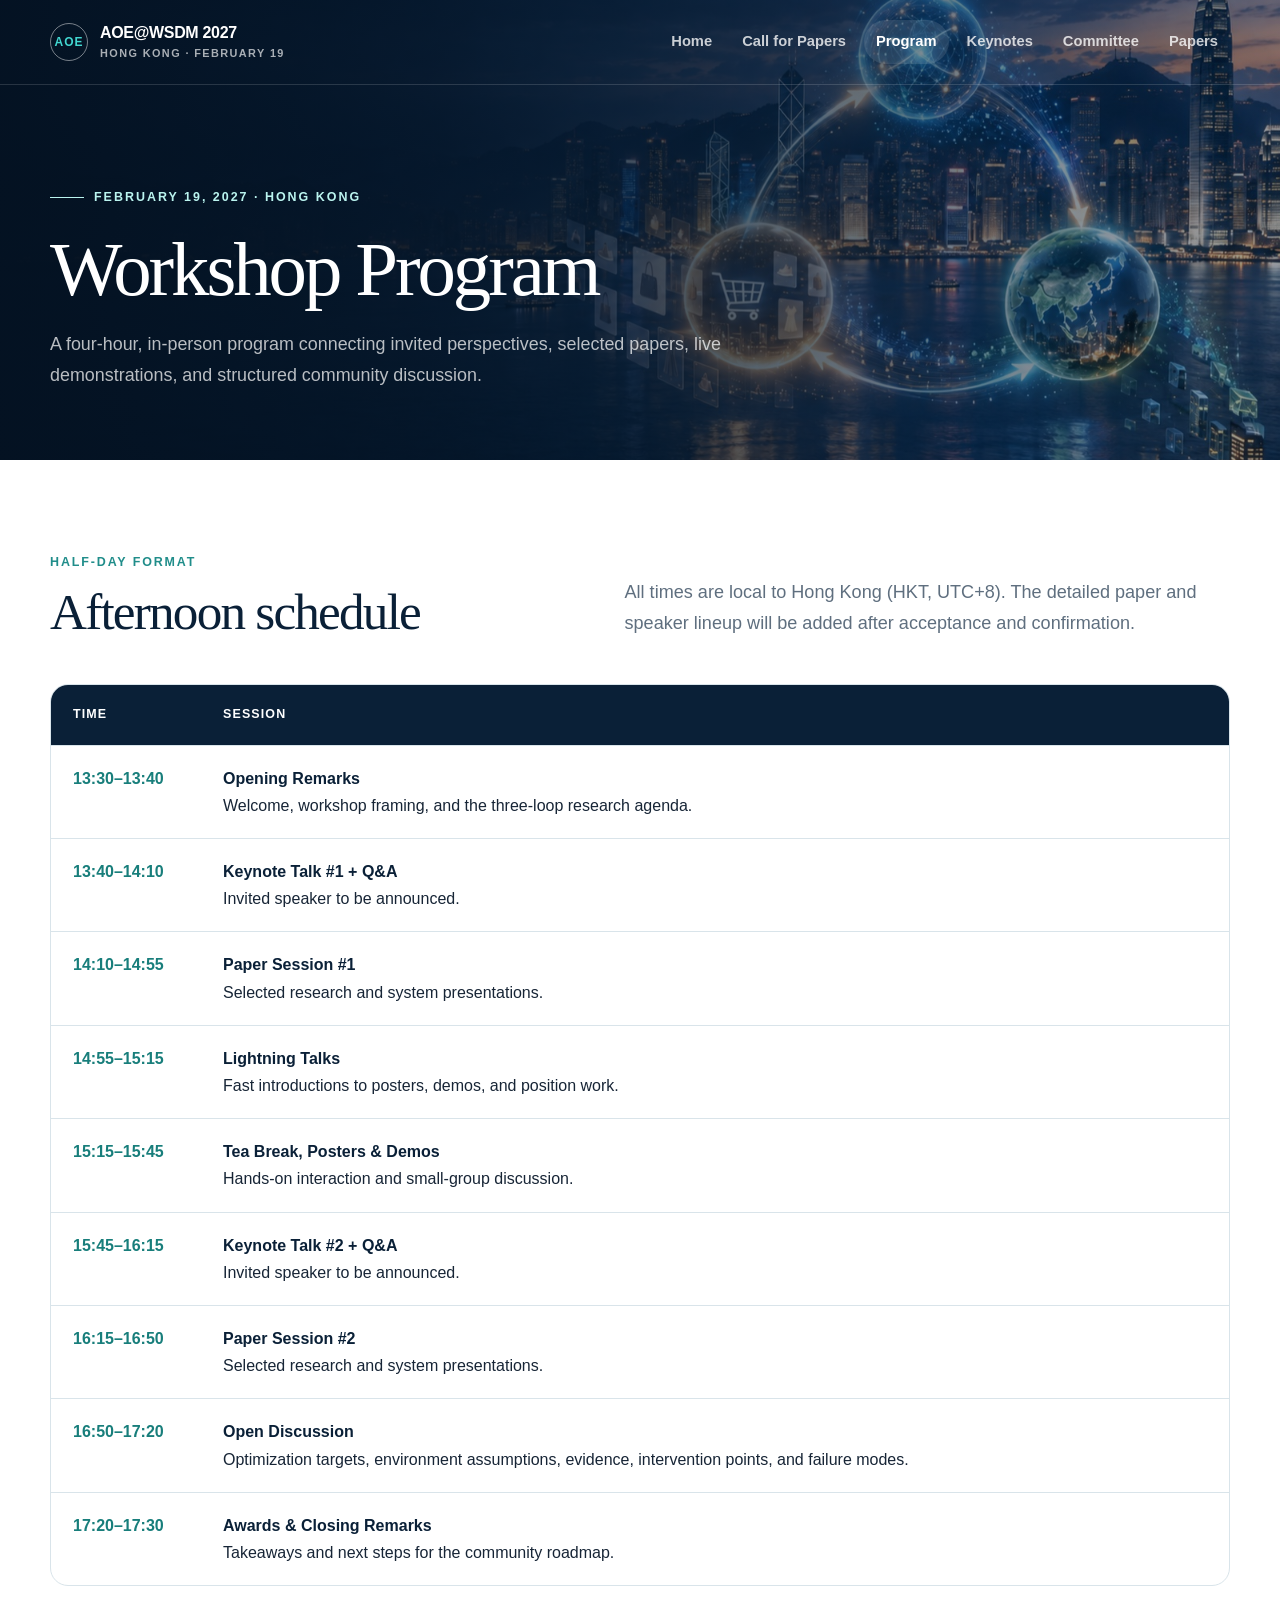
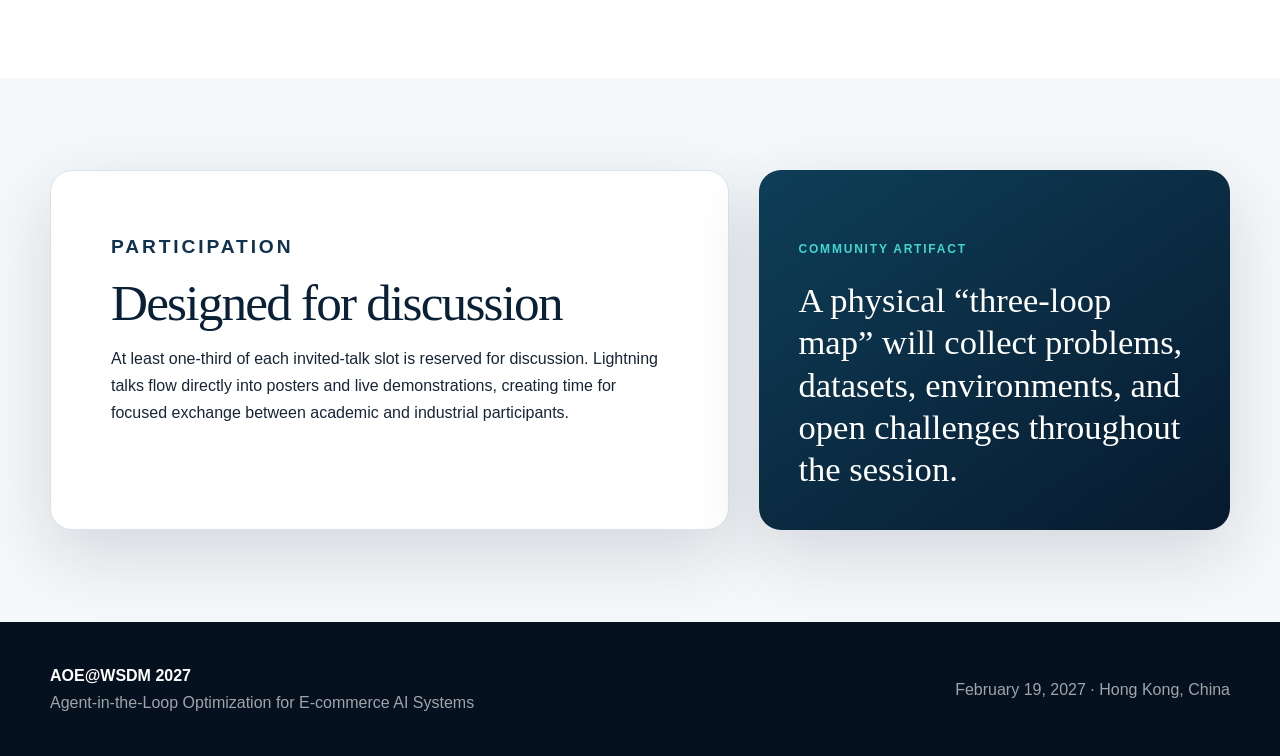
<file: AOE_WSDM_2027_GitHub_repo/program.html>
<!doctype html>
<html lang="en"><head>
  <meta charset="utf-8"><meta name="viewport" content="width=device-width, initial-scale=1">
  <meta name="description" content="Program for AOE@WSDM 2027 in Hong Kong on February 19, 2027."><title>Program · AOE@WSDM 2027</title>
  <link rel="icon" type="image/svg+xml" href="data:image/svg+xml,%3Csvg xmlns='http://www.w3.org/2000/svg' viewBox='0 0 64 64'%3E%3Crect width='64' height='64' rx='16' fill='%2307182b'/%3E%3Ccircle cx='32' cy='32' r='20' fill='none' stroke='%2342d6d0' stroke-width='4'/%3E%3Ccircle cx='32' cy='12' r='5' fill='%23f4af4f'/%3E%3Cpath d='M19 39h26' stroke='white' stroke-width='4' stroke-linecap='round'/%3E%3C/svg%3E"><link rel="stylesheet" href="assets/style.css">
</head><body>
  <a class="skip-link" href="#main">Skip to content</a>
  <header class="site-header"><div class="container header-inner"><a class="brand" href="index.html"><span class="brand-mark">AOE</span><span class="brand-copy">AOE@WSDM 2027<small>Hong Kong · February 19</small></span></a><button class="menu-toggle" type="button" aria-expanded="false" aria-controls="site-nav">Menu</button><nav class="site-nav" id="site-nav" aria-label="Primary navigation"><a href="index.html">Home</a><a href="cfp.html">Call for Papers</a><a href="program.html" aria-current="page">Program</a><a href="keynotes.html">Keynotes</a><a href="committee.html">Committee</a><a href="papers.html">Papers</a></nav></div></header>
  <main id="main">
    <section class="page-hero"><div class="container page-hero-inner"><p class="eyebrow">February 19, 2027 · Hong Kong</p><h1>Workshop Program</h1><p>A four-hour, in-person program connecting invited perspectives, selected papers, live demonstrations, and structured community discussion.</p></div></section>
    <section class="section section-white"><div class="container">
      <div class="section-head"><div><p class="kicker">Half-day format</p><h2>Afternoon schedule</h2></div><p class="lead">All times are local to Hong Kong (HKT, UTC+8). The detailed paper and speaker lineup will be added after acceptance and confirmation.</p></div>
      <table class="schedule">
        <thead><tr><th>Time</th><th>Session</th></tr></thead>
        <tbody>
          <tr><td>13:30–13:40</td><td><strong>Opening Remarks</strong><br>Welcome, workshop framing, and the three-loop research agenda.</td></tr>
          <tr><td>13:40–14:10</td><td><strong>Keynote Talk #1 + Q&amp;A</strong><br>Invited speaker to be announced.</td></tr>
          <tr><td>14:10–14:55</td><td><strong>Paper Session #1</strong><br>Selected research and system presentations.</td></tr>
          <tr><td>14:55–15:15</td><td><strong>Lightning Talks</strong><br>Fast introductions to posters, demos, and position work.</td></tr>
          <tr><td>15:15–15:45</td><td><strong>Tea Break, Posters &amp; Demos</strong><br>Hands-on interaction and small-group discussion.</td></tr>
          <tr><td>15:45–16:15</td><td><strong>Keynote Talk #2 + Q&amp;A</strong><br>Invited speaker to be announced.</td></tr>
          <tr><td>16:15–16:50</td><td><strong>Paper Session #2</strong><br>Selected research and system presentations.</td></tr>
          <tr><td>16:50–17:20</td><td><strong>Open Discussion</strong><br>Optimization targets, environment assumptions, evidence, intervention points, and failure modes.</td></tr>
          <tr><td>17:20–17:30</td><td><strong>Awards &amp; Closing Remarks</strong><br>Takeaways and next steps for the community roadmap.</td></tr>
        </tbody>
      </table>
    </div></section>
    <section class="section"><div class="container intro-grid"><div class="intro-copy"><p class="kicker">Participation</p><h2>Designed for discussion</h2><p>At least one-third of each invited-talk slot is reserved for discussion. Lightning talks flow directly into posters and live demonstrations, creating time for focused exchange between academic and industrial participants.</p></div><div class="question-card"><span>Community artifact</span><blockquote>A physical “three-loop map” will collect problems, datasets, environments, and open challenges throughout the session.</blockquote></div></div></section>
  </main>
  <footer class="site-footer"><div class="container footer-inner"><p><strong>AOE@WSDM 2027</strong><br>Agent-in-the-Loop Optimization for E-commerce AI Systems</p><p>February 19, 2027 · Hong Kong, China</p></div></footer><script src="assets/site.js"></script>
</body></html>
</file>
<file: assets/style.css>
:root {
  --ink: #1f3445;
  --ink-strong: #142c3b;
  --text: #314d5d;
  --muted: #607684;
  --teal: #168b87;
  --teal-dark: #0e6f6c;
  --teal-soft: #e4f5f2;
  --navy: #2d4a6b;
  --blue-soft: #eef4f8;
  --orange: #e76f51;
  --orange-soft: #fff1e9;
  --purple: #7569ad;
  --purple-soft: #f1eff9;
  --award: #d4971c;
  --award-dark: #76510a;
  --award-bg: #fff5d5;
  --paper: #f6f8fa;
  --white: #fff;
  --line: #d9e3e8;
  --line-strong: #c6d5dd;
  --shadow: 0 14px 36px rgba(31, 52, 69, .09);
  --radius-lg: 28px;
  --radius: 18px;
  --container: min(1180px, calc(100% - 48px));
}

* { box-sizing: border-box; }
html { scroll-behavior: smooth; }
body {
  margin: 0;
  overflow-x: hidden;
  color: var(--ink);
  background: var(--white);
  font-family: "Helvetica Neue", Arial, ui-sans-serif, sans-serif;
  font-size: 17px;
  line-height: 1.72;
  text-rendering: optimizeLegibility;
}
::selection { color: var(--ink-strong); background: #cdece8; }
a { color: inherit; }
img { display: block; max-width: 100%; }
button { font: inherit; }
.container { width: var(--container); margin-inline: auto; }
.skip-link { position: fixed; top: 10px; left: 10px; z-index: 100; padding: 9px 14px; transform: translateY(-180%); border-radius: 999px; color: white; background: var(--ink-strong); text-decoration: none; }
.skip-link:focus { transform: none; }

.site-header { position: sticky; top: 0; z-index: 40; border-bottom: 1px solid var(--line); background: rgba(255,255,255,.96); }
.header-inner { min-height: 78px; display: flex; align-items: center; justify-content: space-between; gap: 28px; }
.brand { display: inline-flex; align-items: center; gap: 12px; color: var(--ink-strong); text-decoration: none; font-weight: 800; letter-spacing: -.02em; }
.brand-mark { width: 42px; height: 42px; display: grid; place-items: center; flex: 0 0 auto; border: 2px solid #b8d8d6; border-radius: 50%; color: var(--teal-dark); font-size: .68rem; letter-spacing: .07em; }
.brand-copy { display: grid; line-height: 1.05; }
.brand-copy small { margin-top: 5px; color: var(--muted); font-size: .69rem; font-weight: 700; letter-spacing: .12em; text-transform: uppercase; }
.site-nav { display: flex; align-items: center; gap: 4px; }
.site-nav a { padding: 9px 13px; border-radius: 999px; color: var(--ink); text-decoration: none; font-size: .94rem; font-weight: 700; }
.site-nav a:hover, .site-nav a:focus-visible { color: var(--teal-dark); background: #eff7f6; }
.site-nav a[aria-current="page"] { color: var(--teal-dark); background: #dff2ef; }
.menu-toggle { display: none; padding: 9px 14px; border: 1px solid var(--line-strong); border-radius: 999px; color: var(--ink-strong); background: white; font-weight: 750; }

h1, h2, h3 { margin-top: 0; text-wrap: balance; }
.hero h1, .page-hero h1, .section h2, .speaker-card h2, .home-speakers h3, .award-copy strong, .award-note strong {
  font-family: Georgia, "Times New Roman", serif;
  font-weight: 500;
  letter-spacing: -.035em;
}

.hero {
  position: relative;
  min-height: 760px;
  overflow: hidden;
  border-bottom: 1px solid var(--line);
  background:
    linear-gradient(90deg, #fff 0%, #fff 43%, rgba(255,255,255,.95) 52%, rgba(255,255,255,.35) 72%, rgba(255,255,255,.08) 100%),
    url("hong-kong-harbour.webp") 82% center / cover no-repeat;
}
.hero::after { content: ""; position: absolute; inset: auto 0 0; height: 90px; background: linear-gradient(to bottom, transparent, rgba(255,255,255,.8)); pointer-events: none; }
.hero > .container { position: relative; z-index: 2; padding-top: 88px; padding-bottom: 82px; }
.hero-copy { max-width: 990px; }
.hero h1 { max-width: 1100px; margin-bottom: 26px; color: var(--ink-strong); font-size: clamp(3.8rem, 5.2vw, 4.85rem); line-height: .98; }
.hero h1 em { color: var(--teal); font-style: normal; }
.hero-title-main, .hero-title-sub { display: block; }
.hero-title-main { white-space: nowrap; }
.hero-summary { max-width: 760px; margin: 0; color: var(--text); font-size: 1.18rem; line-height: 1.68; }
.hero-actions { display: flex; flex-wrap: wrap; gap: 12px; margin-top: 30px; }
.button { display: inline-flex; align-items: center; justify-content: center; min-height: 50px; padding: 0 23px; border: 1px solid transparent; border-radius: 999px; text-decoration: none; font-size: .96rem; font-weight: 780; transition: transform .18s ease, box-shadow .18s ease, background .18s ease; }
.button:hover { transform: translateY(-2px); }
.button-primary { color: white; background: var(--teal); box-shadow: 0 9px 20px rgba(22,139,135,.20); }
.button-primary:hover { background: var(--teal-dark); }
.button-secondary { border-color: var(--line-strong); color: var(--ink-strong); background: white; }
.button-secondary:hover { box-shadow: var(--shadow); }
.button-muted { width: 100%; margin-top: 22px; color: var(--muted); background: var(--paper); cursor: default; }
.hero-meta { display: grid; grid-template-columns: repeat(3, 1fr); max-width: 760px; margin-top: 38px; overflow: hidden; border: 1px solid var(--line-strong); border-radius: var(--radius); background: white; box-shadow: var(--shadow); }
.meta-item { min-height: 100px; padding: 22px 24px; border-right: 1px solid var(--line); }
.meta-item:last-child { border-right: 0; }
.meta-item span { display: block; margin-bottom: 5px; color: var(--muted); font-size: .72rem; font-weight: 800; letter-spacing: .12em; text-transform: uppercase; }
.meta-item strong { color: var(--ink-strong); font-size: 1.07rem; }
.award-banner { display: grid; grid-template-columns: auto minmax(0, 1fr) auto; align-items: center; gap: 18px; max-width: 760px; margin-top: 16px; padding: 18px 22px; border: 1px solid #e5c35c; border-radius: var(--radius); color: var(--award-dark); background: var(--award-bg); box-shadow: 0 10px 26px rgba(142,102,22,.11); }
.award-symbol { width: 46px; height: 46px; display: grid; place-items: center; border-radius: 50%; color: white; background: var(--award); font-size: 1.3rem; }
.award-copy { display: grid; gap: 1px; }
.award-copy strong { font-size: 1.42rem; font-weight: 600; letter-spacing: -.015em; }
.award-copy span { color: #6f5927; font-size: .92rem; line-height: 1.48; }
.award-banner > a { color: var(--award-dark); font-size: .9rem; font-weight: 800; text-decoration: none; white-space: nowrap; }
.award-banner > a:hover { text-decoration: underline; text-underline-offset: 4px; }
.commerce-panel { position: absolute; right: 0; bottom: 70px; width: 340px; padding: 25px; border: 1px solid rgba(198,213,221,.95); border-radius: 22px; background: rgba(255,255,255,.94); box-shadow: 0 18px 45px rgba(20,44,59,.16); }
.commerce-panel > strong { display: block; margin-bottom: 17px; color: var(--navy); font-size: 1rem; letter-spacing: .03em; }
.commerce-grid { display: grid; grid-template-columns: 1fr 1fr; gap: 12px; }
.commerce-grid span { display: grid; grid-template-columns: 30px 1fr; align-items: center; gap: 9px; color: var(--ink); font-size: .82rem; font-weight: 700; line-height: 1.25; }
.commerce-grid svg { width: 30px; height: 30px; padding: 6px; border-radius: 9px; fill: none; stroke: currentColor; stroke-width: 1.8; stroke-linecap: round; stroke-linejoin: round; color: var(--teal-dark); background: var(--teal-soft); }
.commerce-grid span:nth-child(2) svg { color: var(--navy); background: var(--blue-soft); }
.commerce-grid span:nth-child(3) svg { color: #b85b42; background: var(--orange-soft); }
.commerce-grid span:nth-child(4) svg { color: var(--purple); background: var(--purple-soft); }

.section { padding: clamp(82px, 8vw, 112px) 0; }
.section-white { background: white; }
.section-mint { border-block: 1px solid var(--line); background: #eef7f5; }
.section-head { display: grid; grid-template-columns: minmax(0, 1fr) minmax(300px, .62fr); align-items: end; gap: 70px; margin-bottom: 42px; }
.section h2 { margin-bottom: 0; color: var(--ink-strong); font-size: clamp(3.1rem, 4.7vw, 4.55rem); line-height: 1; }
.lead { margin: 0; color: var(--text); font-size: 1.08rem; line-height: 1.68; }
.content-section .section-head { display: block; margin-bottom: 30px; }
.about-copy { max-width: 1000px; color: var(--text); font-size: 1.18rem; line-height: 1.85; }
.about-copy p { margin: 0; }
.about-copy p:first-child { color: var(--ink); font-size: 1.28rem; }
.about-copy p + p { margin-top: 20px; }

.date-grid { display: grid; grid-template-columns: repeat(4, 1fr); gap: 16px; }
.date-item { min-height: 190px; padding: 28px; border: 1px solid var(--line); border-radius: var(--radius); background: white; }
.date-item.is-key { border: 2px solid #9cd2cb; background: #edf8f6; }
.date-item time { display: block; color: var(--navy); font-family: Georgia, serif; font-size: 1.8rem; font-weight: 600; line-height: 1.05; }
.date-item span { display: block; margin-top: 30px; color: var(--ink); font-size: 1rem; font-weight: 750; line-height: 1.45; }

.loop-grid { display: grid; grid-template-columns: repeat(3, 1fr); gap: 22px; }
.loop-card { position: relative; min-height: 360px; overflow: hidden; padding: 34px; border: 1px solid var(--line); border-radius: var(--radius-lg); background: white; }
.loop-card:nth-child(1) { border-top: 6px solid var(--teal); }
.loop-card:nth-child(2) { border-top: 6px solid var(--purple); }
.loop-card:nth-child(3) { border-top: 6px solid var(--orange); }
.loop-card::after { content: attr(data-number); position: absolute; right: 14px; bottom: -27px; color: rgba(31,52,69,.055); font-family: Georgia, serif; font-size: 8rem; line-height: 1; }
.loop-icon { width: 44px; height: 44px; display: grid; place-items: center; border-radius: 13px; color: white; background: var(--teal); font-size: .77rem; font-weight: 850; }
.loop-card:nth-child(2) .loop-icon { background: var(--purple); }
.loop-card:nth-child(3) .loop-icon { background: var(--orange); }
.loop-card h3 { position: relative; z-index: 1; margin: 26px 0 0; color: var(--ink-strong); font-size: 1.46rem; line-height: 1.28; }
.loop-card ul { position: relative; z-index: 1; margin: 22px 0 0; padding: 0; list-style: none; }
.loop-card li { position: relative; margin-top: 13px; padding-left: 20px; color: var(--text); font-size: 1rem; line-height: 1.55; }
.loop-card li::before { content: ""; position: absolute; left: 0; top: .7em; width: 6px; height: 6px; border-radius: 50%; background: var(--teal); }
.loop-card:nth-child(2) li::before { background: var(--purple); }
.loop-card:nth-child(3) li::before { background: var(--orange); }
.section-link { margin: 28px 0 0; }
.section-link a { color: var(--teal-dark); font-weight: 800; text-decoration: none; }
.section-link a:hover { text-decoration: underline; text-underline-offset: 4px; }

.home-speakers { display: grid; grid-template-columns: repeat(2, minmax(0, 1fr)); gap: 24px; }
.home-speakers article { display: grid; grid-template-columns: 180px minmax(0, 1fr); align-items: center; gap: 30px; min-height: 238px; padding: 28px; border: 1px solid var(--line); border-radius: var(--radius-lg); background: white; box-shadow: var(--shadow); }
.home-speakers img { width: 180px; height: 180px; object-fit: cover; border-radius: 20px; }
.home-speakers h3 { margin: 16px 0 7px; color: var(--ink-strong); font-size: 2.55rem; }
.home-speakers p { margin: 0; color: var(--text); font-size: 1rem; line-height: 1.6; }
.tag { display: inline-flex; padding: 6px 11px; border-radius: 999px; color: var(--teal-dark); background: #dff2ef; font-size: .76rem; font-weight: 850; letter-spacing: .07em; text-transform: uppercase; }
.tag.tentative { color: #775415; background: #ffedbd; }

.submission-summary { display: grid; grid-template-columns: minmax(0, 1fr) auto; align-items: center; gap: 64px; }
.submission-summary h2 { margin-bottom: 18px; }
.submission-summary p { max-width: 820px; margin: 0; color: var(--text); font-size: 1.08rem; line-height: 1.75; }

.page-hero { padding: clamp(72px, 8vw, 104px) 0; border-bottom: 1px solid var(--line); background: var(--blue-soft); }
.page-hero-inner { max-width: 900px; }
.page-hero h1 { margin: 0; color: var(--ink-strong); font-size: clamp(3.5rem, 6vw, 5.7rem); line-height: .98; }
.page-hero p { max-width: 780px; margin: 22px 0 0; color: var(--text); font-size: 1.18rem; line-height: 1.72; }
.page-grid { display: grid; grid-template-columns: minmax(0, 1fr) 320px; align-items: start; gap: clamp(52px, 7vw, 88px); }
.prose { max-width: 830px; }
.prose h2 { margin: 66px 0 18px; color: var(--ink-strong); font-size: clamp(2.2rem, 3.3vw, 3rem); line-height: 1.08; }
.prose h2:first-child { margin-top: 0; }
.prose h3 { margin: 40px 0 12px; color: var(--navy); font-size: 1.28rem; line-height: 1.4; }
.prose p, .prose li { color: var(--text); font-size: 1.02rem; line-height: 1.77; }
.prose ul { margin: 14px 0 28px; padding: 20px 26px 20px 46px; border: 1px solid var(--line); border-radius: var(--radius); background: #fafcfd; }
.prose li { margin: 9px 0; padding-left: 6px; }
.prose li::marker { color: var(--teal); }
.format-grid { display: grid; grid-template-columns: repeat(2, 1fr); gap: 16px; margin: 26px 0; }
.format-card { padding: 27px; border: 1px solid var(--line); border-radius: var(--radius); background: white; }
.format-card span { display: inline-flex; padding: 5px 10px; border-radius: 999px; color: var(--teal-dark); background: var(--teal-soft); font-size: .76rem; font-weight: 850; letter-spacing: .07em; text-transform: uppercase; }
.format-card h3 { margin: 16px 0 8px; color: var(--ink-strong); }
.format-card p { margin: 0; font-size: .98rem; }
.notice { margin: 28px 0; padding: 21px 24px; border-left: 5px solid var(--teal); color: var(--text); background: #eef7f6; }
.award-note { display: grid; grid-template-columns: auto 1fr; gap: 17px; margin: 30px 0; padding: 23px 25px; border: 1px solid #e5c35c; border-radius: var(--radius); background: var(--award-bg); }
.award-note > span { width: 40px; height: 40px; display: grid; place-items: center; border-radius: 50%; color: white; background: var(--award); }
.award-note strong { color: var(--award-dark); font-size: 1.4rem; font-weight: 600; }
.award-note p { margin: 5px 0 0; color: #69582f; }
.side-card { position: sticky; top: 104px; padding: 28px; border: 1px solid var(--line); border-radius: var(--radius); background: white; box-shadow: var(--shadow); }
.side-card h2 { margin: 0 0 20px; font-family: inherit; font-size: 1.38rem; font-weight: 800; letter-spacing: -.02em; }
.side-card dl { margin: 0; }
.side-card dt { margin-top: 17px; color: var(--muted); font-size: .75rem; font-weight: 850; letter-spacing: .1em; text-transform: uppercase; }
.side-card dd { margin: 3px 0 0; color: var(--ink-strong); font-weight: 750; line-height: 1.5; }

.schedule-wrap { overflow: hidden; border: 1px solid var(--line); border-radius: var(--radius-lg); background: white; box-shadow: var(--shadow); }
.schedule { width: 100%; border-collapse: collapse; }
.schedule th, .schedule td { padding: 22px 27px; border-bottom: 1px solid var(--line); text-align: left; }
.schedule tr:last-child td { border-bottom: 0; }
.schedule th { color: var(--navy); background: #eef3f6; font-size: .78rem; letter-spacing: .12em; text-transform: uppercase; }
.schedule td { color: var(--ink); font-size: 1.02rem; }
.schedule td:first-child { width: 175px; color: var(--teal-dark); font-weight: 850; white-space: nowrap; }
.schedule td strong { color: var(--ink-strong); }

.speaker-stack { display: grid; gap: 22px; }
.speaker-card { display: grid; grid-template-columns: 230px minmax(0, 1fr); align-items: center; gap: 42px; padding: 38px; border: 1px solid var(--line); border-radius: var(--radius-lg); background: white; box-shadow: var(--shadow); }
.speaker-photo { width: 230px; height: 230px; overflow: hidden; border-radius: 24px; background: var(--paper); }
.speaker-photo img { width: 100%; height: 100%; object-fit: cover; }
.speaker-card h2 { margin: 15px 0 4px; color: var(--ink-strong); font-size: clamp(2.8rem, 4vw, 4rem); }
.speaker-role { margin: 0 0 13px; color: var(--teal-dark); font-size: .96rem; font-weight: 780; }
.speaker-card p:last-child { margin: 0; color: var(--text); font-size: 1rem; line-height: 1.72; }

.person-grid { display: grid; grid-template-columns: repeat(2, minmax(0, 1fr)); gap: 24px; }
.person-card { position: relative; display: grid; grid-template-columns: 108px minmax(0, 1fr); grid-template-rows: auto auto 1fr; column-gap: 24px; align-items: start; min-height: 225px; padding: 29px; border: 1px solid var(--line); border-radius: var(--radius); background: white; }
.person-avatar { grid-column: 1; grid-row: 1 / span 3; width: 108px; height: 108px; overflow: hidden; border-radius: 22px; background: var(--paper); }
.person-avatar img { width: 100%; height: 100%; object-fit: cover; }
.person-card h3, .person-role, .person-card p:last-child { grid-column: 2; }
.person-card h3 { align-self: end; margin: 7px 0 4px; color: var(--ink-strong); font-size: 1.3rem; }
.person-role { min-height: 0; margin: 0 0 12px; color: var(--teal-dark); font-size: .88rem; font-weight: 780; line-height: 1.45; }
.person-card p:last-child { margin: 0; color: var(--text); font-size: .97rem; line-height: 1.68; }
.person-badge { position: absolute; right: 18px; top: 18px; padding: 5px 9px; border-radius: 999px; color: var(--teal-dark); background: var(--teal-soft); font-size: .68rem; font-weight: 850; letter-spacing: .07em; text-transform: uppercase; }

.empty-state { padding: clamp(48px, 8vw, 88px); border: 1px dashed #aebfc9; border-radius: var(--radius-lg); text-align: center; background: white; }
.empty-state h2 { max-width: 700px; margin: 0 auto 14px; color: var(--ink-strong); font-size: clamp(2.3rem, 4.2vw, 3.7rem); line-height: 1.08; }
.empty-state p { max-width: 680px; margin: 0 auto; color: var(--text); font-size: 1.05rem; }
.site-footer { padding: 44px 0; border-top: 1px solid var(--line); background: #edf2f5; }
.footer-inner { display: flex; justify-content: space-between; gap: 40px; color: var(--text); font-size: .93rem; }
.footer-inner p { margin: 0; }
.footer-inner strong { color: var(--ink-strong); }
.footer-inner a { color: var(--teal-dark); }

[data-reveal] { opacity: 0; transform: translateY(14px); transition: opacity .55s ease, transform .55s ease; }
[data-reveal].is-visible { opacity: 1; transform: none; }
@media (prefers-reduced-motion: reduce) {
  *, *::before, *::after { scroll-behavior: auto !important; animation: none !important; transition: none !important; }
  [data-reveal] { opacity: 1; transform: none; }
}

@media (max-width: 1080px) {
  .hero-title-main { white-space: normal; }
  .commerce-panel { display: none; }
  .person-grid { grid-template-columns: 1fr; }
}

@media (max-width: 920px) {
  :root { --container: min(100% - 36px, 1180px); }
  .menu-toggle { display: block; }
  .site-nav { display: none; position: absolute; top: 70px; left: 18px; right: 18px; padding: 14px; flex-direction: column; align-items: stretch; border: 1px solid var(--line); border-radius: var(--radius); background: white; box-shadow: var(--shadow); }
  .site-nav.is-open { display: flex; }
  .site-nav a { padding: 11px 13px; }
  .hero { min-height: 0; background: linear-gradient(180deg, rgba(255,255,255,.96) 0%, rgba(255,255,255,.78) 56%, rgba(255,255,255,.18) 100%), url("hong-kong-harbour.webp") center bottom / cover no-repeat; }
  .hero > .container { padding-top: 70px; padding-bottom: 310px; }
  .hero-copy { max-width: 850px; }
  .hero h1 { font-size: clamp(3.4rem, 8vw, 4.5rem); }
  .section-head { grid-template-columns: 1fr; gap: 20px; }
  .date-grid { grid-template-columns: repeat(2, 1fr); }
  .loop-grid { grid-template-columns: 1fr; }
  .loop-card { min-height: 0; }
  .home-speakers { grid-template-columns: 1fr; }
  .page-grid { grid-template-columns: 1fr; }
  .side-card { position: static; }
  .speaker-card { grid-template-columns: 190px minmax(0, 1fr); }
  .speaker-photo { width: 190px; height: 190px; }
  .submission-summary { grid-template-columns: 1fr; gap: 28px; }
  .submission-summary .button { justify-self: start; }
}

@media (max-width: 620px) {
  :root { --container: min(100% - 28px, 1180px); }
  body { font-size: 16px; }
  .header-inner { min-height: 70px; }
  .brand-copy small { display: none; }
  .brand-mark { width: 38px; height: 38px; }
  .hero > .container { padding-top: 58px; padding-bottom: 220px; }
  .hero h1 { font-size: clamp(2.72rem, 12vw, 3.35rem); }
  .hero-summary { font-size: 1.04rem; }
  .hero-actions { flex-direction: column; }
  .hero-actions .button { width: 100%; }
  .hero-meta { grid-template-columns: 1fr; }
  .meta-item { min-height: 78px; padding: 16px 20px; border-right: 0; border-bottom: 1px solid var(--line); }
  .meta-item:last-child { border-bottom: 0; }
  .award-banner { grid-template-columns: auto minmax(0, 1fr); gap: 14px; padding: 18px; }
  .award-banner > a { grid-column: 2; }
  .award-copy strong { font-size: 1.25rem; }
  .award-copy span { font-size: .9rem; }
  .section { padding: 72px 0; }
  .section h2 { font-size: clamp(2.7rem, 12vw, 3.5rem); }
  .about-copy, .about-copy p:first-child { font-size: 1.07rem; line-height: 1.8; }
  .date-grid, .format-grid { grid-template-columns: 1fr; }
  .date-item { min-height: 145px; }
  .date-item span { margin-top: 21px; }
  .loop-card { padding: 28px; }
  .home-speakers article { grid-template-columns: 110px minmax(0, 1fr); min-height: 0; gap: 20px; padding: 21px; }
  .home-speakers img { width: 110px; height: 110px; border-radius: 16px; }
  .home-speakers h3 { margin-top: 11px; font-size: 1.9rem; }
  .home-speakers p { font-size: .94rem; }
  .page-hero { padding: 64px 0; }
  .page-hero h1 { font-size: clamp(3rem, 14vw, 4.2rem); }
  .page-hero p { font-size: 1.05rem; }
  .prose ul { padding: 18px 20px 18px 39px; }
  .schedule-wrap { overflow-x: auto; }
  .schedule { min-width: 650px; }
  .speaker-card { grid-template-columns: 1fr; gap: 24px; padding: 27px; }
  .speaker-photo { width: 170px; height: 170px; }
  .person-card { grid-template-columns: 90px minmax(0, 1fr); min-height: 0; padding: 23px; column-gap: 18px; }
  .person-avatar { width: 90px; height: 90px; }
  .person-card p:last-child { grid-column: 1 / -1; margin-top: 17px; }
  .footer-inner { flex-direction: column; gap: 18px; }
}
.loop-icon svg { width: 25px; height: 25px; fill: none; stroke: currentColor; stroke-width: 1.8; stroke-linecap: round; stroke-linejoin: round; }
</file>
<file: AOE_WSDM_2027_GitHub_repo/assets/style.css>
:root {
  --navy-950: #07182b;
  --navy-900: #0a2037;
  --navy-800: #11324e;
  --cyan-400: #42d6d0;
  --cyan-200: #baf4ef;
  --amber-400: #f4af4f;
  --ink: #172536;
  --muted: #5f6f7f;
  --paper: #f5f8fa;
  --white: #ffffff;
  --line: #d9e4ea;
  --shadow: 0 24px 70px rgba(7, 24, 43, 0.14);
  --radius: 22px;
  --container: min(1180px, calc(100% - 40px));
}

* { box-sizing: border-box; }
html { scroll-behavior: smooth; }
body {
  margin: 0;
  color: var(--ink);
  background: var(--paper);
  font-family: Inter, ui-sans-serif, -apple-system, BlinkMacSystemFont, "Segoe UI", sans-serif;
  font-size: 16px;
  line-height: 1.7;
}
a { color: inherit; }
img { display: block; max-width: 100%; }
.container { width: var(--container); margin-inline: auto; }
.skip-link { position: fixed; top: 8px; left: 8px; z-index: 100; padding: 9px 13px; transform: translateY(-150%); background: white; border-radius: 8px; }
.skip-link:focus { transform: translateY(0); }

.site-header {
  position: absolute;
  inset: 0 0 auto;
  z-index: 20;
  border-bottom: 1px solid rgba(255,255,255,.14);
  color: white;
}
.header-inner { min-height: 84px; display: flex; align-items: center; justify-content: space-between; gap: 28px; }
.brand { display: inline-flex; align-items: center; gap: 12px; text-decoration: none; font-weight: 760; letter-spacing: -.02em; }
.brand-mark { width: 38px; height: 38px; display: grid; place-items: center; border: 1px solid rgba(255,255,255,.46); border-radius: 50%; color: var(--cyan-400); font-size: 12px; letter-spacing: .08em; }
.brand-copy { display: grid; line-height: 1.05; }
.brand-copy small { margin-top: 6px; color: rgba(255,255,255,.66); font-size: .68rem; font-weight: 600; letter-spacing: .13em; text-transform: uppercase; }
.site-nav { display: flex; align-items: center; gap: 6px; }
.site-nav a { padding: 9px 12px; border-radius: 999px; text-decoration: none; color: rgba(255,255,255,.78); font-size: .92rem; font-weight: 650; }
.site-nav a:hover, .site-nav a:focus-visible, .site-nav a[aria-current="page"] { background: rgba(255,255,255,.11); color: white; }
.menu-toggle { display: none; border: 0; color: white; background: transparent; font: inherit; font-weight: 700; }

.hero {
  position: relative;
  min-height: 790px;
  display: grid;
  align-items: center;
  overflow: hidden;
  color: white;
  background:
    linear-gradient(90deg, rgba(4,18,34,.96) 0%, rgba(5,24,43,.86) 38%, rgba(5,24,43,.28) 72%, rgba(5,24,43,.14) 100%),
    url('aoe-hero.jpg') center / cover no-repeat,
    var(--navy-950);
}
.hero::before {
  content: "";
  position: absolute;
  inset: 0;
  background-image: linear-gradient(rgba(255,255,255,.045) 1px, transparent 1px), linear-gradient(90deg, rgba(255,255,255,.045) 1px, transparent 1px);
  background-size: 64px 64px;
  mask-image: linear-gradient(to right, transparent 2%, black 50%, black 100%);
}
.hero-inner { position: relative; z-index: 2; padding-top: 140px; padding-bottom: 96px; }
.eyebrow { display: inline-flex; align-items: center; gap: 10px; margin: 0 0 24px; color: var(--cyan-200); font-size: .78rem; font-weight: 760; letter-spacing: .16em; text-transform: uppercase; }
.eyebrow::before { content: ""; width: 34px; height: 1px; background: currentColor; }
.hero h1 { max-width: 900px; margin: 0; font-family: Georgia, "Times New Roman", serif; font-size: clamp(3.2rem, 7.3vw, 6.6rem); line-height: .94; letter-spacing: -.045em; font-weight: 500; }
.hero h1 em { color: var(--cyan-400); font-style: normal; }
.hero-summary { max-width: 690px; margin: 28px 0 0; color: rgba(255,255,255,.78); font-size: clamp(1.05rem, 1.6vw, 1.28rem); line-height: 1.6; }
.hero-meta { display: flex; flex-wrap: wrap; gap: 24px 34px; margin-top: 38px; }
.meta-item { display: grid; gap: 2px; }
.meta-item strong { color: white; font-size: 1.05rem; }
.meta-item span { color: rgba(255,255,255,.55); font-size: .77rem; text-transform: uppercase; letter-spacing: .12em; }
.hero-actions { display: flex; flex-wrap: wrap; gap: 12px; margin-top: 40px; }
.button { display: inline-flex; align-items: center; justify-content: center; min-height: 49px; padding: 0 22px; border-radius: 999px; text-decoration: none; font-weight: 760; transition: transform .2s ease, background .2s ease; }
.button:hover { transform: translateY(-2px); }
.button-primary { background: var(--amber-400); color: var(--navy-950); }
.button-secondary { border: 1px solid rgba(255,255,255,.38); color: white; background: rgba(255,255,255,.06); }
.loop-visual { display: none; }
.loop-ring { position: absolute; inset: 15%; border: 1px solid rgba(186,244,239,.34); border-radius: 50%; animation: orbit 24s linear infinite; }
.loop-ring:nth-child(2) { inset: 27%; border-color: rgba(244,175,79,.38); animation-direction: reverse; animation-duration: 17s; }
.loop-ring::before, .loop-ring::after { content: ""; position: absolute; width: 13px; height: 13px; border-radius: 50%; background: var(--cyan-400); box-shadow: 0 0 28px currentColor; }
.loop-ring::before { top: 8%; left: 22%; }
.loop-ring::after { right: 8%; bottom: 28%; background: var(--amber-400); }
.loop-core { position: absolute; inset: 39%; display: grid; place-items: center; border-radius: 50%; border: 1px solid rgba(255,255,255,.28); background: rgba(255,255,255,.07); backdrop-filter: blur(8px); font-weight: 800; letter-spacing: .15em; }
@keyframes orbit { to { transform: rotate(360deg); } }

.section { padding: 92px 0; }
.section-white { background: white; }
.section-dark { background: var(--navy-950); color: white; }
.section-head { display: grid; grid-template-columns: 1fr 1.15fr; gap: 48px; align-items: end; margin-bottom: 46px; }
.kicker { margin: 0 0 12px; color: #208d8a; font-size: .78rem; font-weight: 800; letter-spacing: .15em; text-transform: uppercase; }
.section h2 { margin: 0; color: var(--navy-900); font-family: Georgia, "Times New Roman", serif; font-size: clamp(2.2rem, 4vw, 4rem); line-height: 1.04; letter-spacing: -.035em; font-weight: 500; }
.section-dark h2 { color: white; }
.lead { margin: 0; color: var(--muted); font-size: 1.13rem; }
.section-dark .lead { color: rgba(255,255,255,.65); }
.intro-grid { display: grid; grid-template-columns: 1.18fr .82fr; gap: 30px; align-items: stretch; }
.intro-copy { padding: clamp(30px, 5vw, 60px); border: 1px solid var(--line); border-radius: var(--radius); background: white; box-shadow: var(--shadow); }
.intro-copy p:first-child { margin-top: 0; font-size: 1.2rem; color: var(--navy-800); }
.question-card { display: grid; align-content: end; min-height: 360px; padding: 40px; border-radius: var(--radius); color: white; background: linear-gradient(145deg, #0e3e58, #071a2e); box-shadow: var(--shadow); }
.question-card span { color: var(--cyan-400); font-size: .75rem; font-weight: 800; letter-spacing: .15em; text-transform: uppercase; }
.question-card blockquote { margin: 20px 0 0; font-family: Georgia, serif; font-size: clamp(1.6rem, 2.7vw, 2.35rem); line-height: 1.22; }
.loop-grid { display: grid; grid-template-columns: repeat(3, 1fr); gap: 18px; }
.loop-card { position: relative; min-height: 315px; padding: 30px; overflow: hidden; border: 1px solid rgba(255,255,255,.11); border-radius: var(--radius); background: rgba(255,255,255,.055); }
.loop-card::after { content: attr(data-index); position: absolute; right: 19px; bottom: -27px; color: rgba(255,255,255,.045); font-family: Georgia, serif; font-size: 8rem; line-height: 1; }
.loop-icon { width: 48px; height: 48px; display: grid; place-items: center; border-radius: 50%; color: var(--navy-950); background: var(--cyan-400); font-weight: 900; }
.loop-card:nth-child(2) .loop-icon { background: var(--amber-400); }
.loop-card:nth-child(3) .loop-icon { background: white; }
.loop-card h3 { margin: 28px 0 12px; font-size: 1.35rem; }
.loop-card p { margin: 0; color: rgba(255,255,255,.63); }
.date-grid { display: grid; grid-template-columns: repeat(4, 1fr); border: 1px solid var(--line); border-radius: var(--radius); overflow: hidden; background: white; box-shadow: var(--shadow); }
.date-item { min-height: 190px; padding: 28px; border-right: 1px solid var(--line); }
.date-item:last-child { border-right: 0; background: #eafaf8; }
.date-item time { display: block; margin-bottom: 18px; color: var(--navy-900); font-family: Georgia, serif; font-size: 1.55rem; line-height: 1.15; }
.date-item span { color: var(--muted); font-size: .8rem; font-weight: 760; letter-spacing: .08em; text-transform: uppercase; }
.topic-row { display: grid; grid-template-columns: 230px minmax(0, 1fr); gap: 36px; padding: 28px 0; border-top: 1px solid var(--line); }
.topic-row:last-child { border-bottom: 1px solid var(--line); }
.topic-number { max-width: 210px; color: #238f8b; font-size: .78rem; font-weight: 800; line-height: 1.6; letter-spacing: .15em; }
.topic-row > div { min-width: 0; }
.topic-row h3 { margin: 0 0 8px; color: var(--navy-900); font-size: 1.4rem; }
.topic-row p { margin: 0; color: var(--muted); }
.cta { padding: 46px; display: flex; align-items: center; justify-content: space-between; gap: 28px; border-radius: var(--radius); color: white; background: linear-gradient(120deg, #0b2a44, #145370); }
.cta h2 { color: white; font-size: clamp(2rem, 3vw, 3.2rem); }
.cta p { margin: 12px 0 0; color: rgba(255,255,255,.66); }
.site-footer { padding: 40px 0; color: rgba(255,255,255,.62); background: #05111f; }
.footer-inner { display: flex; align-items: center; justify-content: space-between; gap: 24px; }
.footer-inner strong { color: white; }
.footer-inner p { margin: 0; }

.page-hero {
  min-height: 460px;
  display: grid;
  align-items: end;
  color: white;
  background:
    linear-gradient(90deg, rgba(4,18,34,.97), rgba(5,24,43,.76) 48%, rgba(5,24,43,.36)),
    url('aoe-hero.jpg') center 48% / cover no-repeat,
    var(--navy-950);
}
.page-hero-inner { padding-top: 170px; padding-bottom: 70px; }
.page-hero h1 { max-width: 880px; margin: 0; font-family: Georgia, "Times New Roman", serif; font-size: clamp(3rem, 6vw, 5.6rem); line-height: .98; letter-spacing: -.04em; font-weight: 500; }
.page-hero p:last-child { max-width: 720px; margin: 22px 0 0; color: rgba(255,255,255,.72); font-size: 1.12rem; }
.page-grid { display: grid; grid-template-columns: minmax(0, 1fr) 290px; gap: 60px; align-items: start; }
.prose { max-width: 820px; }
.prose h2 { margin-top: 2.2em; font-size: clamp(2rem, 3.5vw, 3rem); }
.prose h2:first-child { margin-top: 0; }
.prose h3 { margin: 2em 0 .6em; color: var(--navy-900); font-size: 1.35rem; }
.prose p, .prose li { color: #425466; }
.prose strong { color: var(--navy-900); }
.prose ul, .prose ol { padding-left: 1.25em; }
.prose li + li { margin-top: .5em; }
.side-card { position: sticky; top: 28px; padding: 26px; border: 1px solid var(--line); border-radius: 18px; background: white; box-shadow: 0 18px 45px rgba(7,24,43,.09); }
.side-card h2 { margin: 0 0 18px; font-family: inherit; font-size: 1.1rem; font-weight: 800; letter-spacing: -.01em; }
.side-card dl { margin: 0; }
.side-card dt { margin-top: 16px; color: #268c89; font-size: .72rem; font-weight: 800; letter-spacing: .12em; text-transform: uppercase; }
.side-card dd { margin: 3px 0 0; color: var(--navy-900); font-weight: 680; line-height: 1.45; }
.format-grid { display: grid; grid-template-columns: repeat(2, 1fr); gap: 18px; margin: 26px 0; }
.format-card { padding: 24px; border: 1px solid var(--line); border-radius: 16px; background: white; }
.format-card span { color: #238f8b; font-size: .75rem; font-weight: 800; letter-spacing: .1em; text-transform: uppercase; }
.format-card h3 { margin: 8px 0 6px; }
.format-card p { margin: 0; }
.notice { margin: 30px 0; padding: 22px 24px; border-left: 4px solid var(--amber-400); border-radius: 0 14px 14px 0; background: #fff4e5; color: #5b4324; }
.schedule { width: 100%; border-collapse: separate; border-spacing: 0; overflow: hidden; border: 1px solid var(--line); border-radius: 18px; background: white; }
.schedule th, .schedule td { padding: 19px 22px; border-bottom: 1px solid var(--line); text-align: left; vertical-align: top; }
.schedule tr:last-child td { border-bottom: 0; }
.schedule th { color: white; background: var(--navy-900); font-size: .78rem; letter-spacing: .09em; text-transform: uppercase; }
.schedule td:first-child { width: 150px; color: #187e7b; font-weight: 800; white-space: nowrap; }
.schedule td strong { color: var(--navy-900); }
.status-banner { display: flex; align-items: center; gap: 18px; padding: 24px; border: 1px solid #bde8e4; border-radius: 18px; background: #eafaf8; }
.status-dot { width: 12px; height: 12px; flex: 0 0 auto; border-radius: 50%; background: #1c9b92; box-shadow: 0 0 0 8px rgba(28,155,146,.12); }
.person-grid { display: grid; grid-template-columns: repeat(3, 1fr); gap: 20px; }
.person-card { padding: 26px; border: 1px solid var(--line); border-radius: 18px; background: white; transition: transform .2s ease, box-shadow .2s ease; }
.person-card:hover { transform: translateY(-4px); box-shadow: 0 18px 40px rgba(7,24,43,.11); }
.person-avatar { width: 84px; height: 84px; display: grid; place-items: center; overflow: hidden; margin-bottom: 20px; border-radius: 50%; color: white; background: linear-gradient(135deg, #0d3e5b, #24a7a1); font-family: Georgia, serif; font-size: 1.5rem; }
.person-avatar img { width: 100%; height: 100%; object-fit: cover; }
.person-card h3 { margin: 0 0 4px; color: var(--navy-900); font-size: 1.2rem; }
.person-role { min-height: 48px; margin: 0 0 18px; color: #258a86; font-size: .84rem; font-weight: 760; line-height: 1.45; }
.person-card p:last-child { margin-bottom: 0; color: var(--muted); font-size: .93rem; }
.speaker-card { display: grid; grid-template-columns: 180px 1fr; gap: 34px; padding: 34px; border: 1px solid var(--line); border-radius: var(--radius); background: white; }
.speaker-mark { width: 180px; aspect-ratio: 1; display: grid; place-items: center; border-radius: 50%; color: white; background: radial-gradient(circle at 35% 28%, #46d9d3, #0d3d59 62%, #07182b); font-family: Georgia, serif; font-size: 2.8rem; }
.speaker-card h2 { margin: 0 0 8px; font-size: 2.3rem; }
.speaker-card + .speaker-card { margin-top: 20px; }
.tag { display: inline-flex; padding: 5px 11px; border-radius: 999px; color: #176f6c; background: #e3f7f5; font-size: .72rem; font-weight: 800; letter-spacing: .08em; text-transform: uppercase; }
.empty-state { padding: clamp(36px, 7vw, 78px); border: 1px dashed #a8bbc5; border-radius: var(--radius); text-align: center; background: white; }
.empty-state h2 { margin: 16px auto 12px; max-width: 620px; }
.empty-state p { max-width: 620px; margin: 0 auto; color: var(--muted); }

[data-reveal] { opacity: 0; transform: translateY(20px); transition: opacity .7s ease, transform .7s ease; }
[data-reveal].is-visible { opacity: 1; transform: none; }
@media (prefers-reduced-motion: reduce) { *, *::before, *::after { scroll-behavior: auto !important; animation: none !important; transition: none !important; } [data-reveal] { opacity: 1; transform: none; } }

@media (max-width: 900px) {
  .menu-toggle { display: block; padding: 10px; }
  .site-nav { display: none; position: absolute; top: 76px; left: 20px; right: 20px; padding: 16px; flex-direction: column; align-items: stretch; border: 1px solid rgba(255,255,255,.14); border-radius: 16px; background: rgba(7,24,43,.97); box-shadow: var(--shadow); }
  .site-nav.is-open { display: flex; }
  .site-nav a { padding: 11px 14px; }
  .hero { min-height: 720px; }
  .loop-visual { right: -280px; opacity: .35; }
  .section-head, .intro-grid { grid-template-columns: 1fr; }
  .loop-grid { grid-template-columns: 1fr; }
  .loop-card { min-height: auto; }
  .date-grid { grid-template-columns: repeat(2, 1fr); }
  .date-item:nth-child(2) { border-right: 0; }
  .date-item:nth-child(-n+2) { border-bottom: 1px solid var(--line); }
  .topic-row { grid-template-columns: 1fr; gap: 8px; }
  .page-grid { grid-template-columns: 1fr; }
  .side-card { position: static; }
  .person-grid { grid-template-columns: repeat(2, 1fr); }
}
@media (max-width: 600px) {
  :root { --container: min(100% - 28px, 1180px); }
  .header-inner { min-height: 72px; }
  .brand-copy small { display: none; }
  .hero { min-height: 760px; }
  .hero-inner { padding-top: 122px; padding-bottom: 74px; }
  .hero h1 { font-size: clamp(2.75rem, 15vw, 4.4rem); }
  .section { padding: 68px 0; }
  .section-head { gap: 22px; }
  .date-grid { grid-template-columns: 1fr; }
  .date-item { border-right: 0; border-bottom: 1px solid var(--line); }
  .date-item:last-child { border-bottom: 0; }
  .topic-row { grid-template-columns: 1fr; gap: 8px; }
  .cta, .footer-inner { align-items: flex-start; flex-direction: column; }
  .page-hero { min-height: 420px; }
  .page-hero-inner { padding-top: 140px; padding-bottom: 54px; }
  .format-grid, .person-grid { grid-template-columns: 1fr; }
  .schedule { display: block; overflow-x: auto; }
  .speaker-card { grid-template-columns: 1fr; }
  .speaker-mark { width: 120px; }
}
</file>
